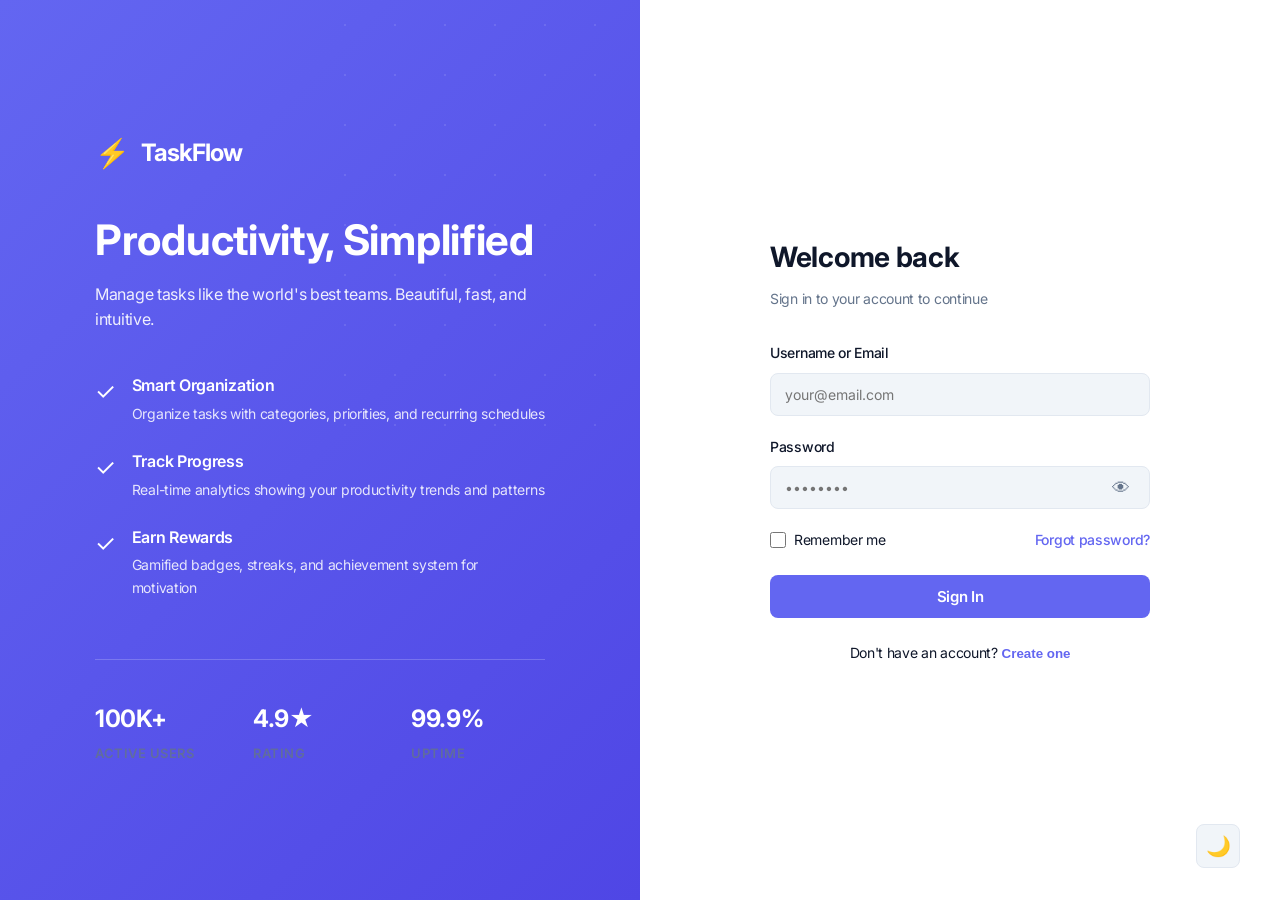
<file: Daily_TM/index.html>
﻿<!DOCTYPE html>
<html lang="en">

<head>
    <meta charset="UTF-8">
    <meta name="viewport" content="width=device-width, initial-scale=1.0">
    <title>TaskFlow - Productivity Reimagined</title>
    <link rel="preconnect" href="https://fonts.googleapis.com">
    <link rel="preconnect" href="https://fonts.gstatic.com" crossorigin>
    <link href="https://fonts.googleapis.com/css2?family=Inter:wght@300;400;500;600;700&display=swap" rel="stylesheet">
    <link rel="stylesheet" href="style.css">
</head>

<body>
    <!-- LOGIN/REGISTER PAGE -->
    <div id="authPage" class="auth-container">
        <div class="auth-split">
            <!-- LEFT HERO SECTION -->
            <div class="auth-hero">
                <div class="hero-content">
                    <div class="hero-logo">
                        <div class="logo-icon">⚡</div>
                        <span class="logo-text">TaskFlow</span>
                    </div>

                    <div class="hero-messaging">
                        <h1>Productivity, Simplified</h1>
                        <p>Manage tasks like the world's best teams. Beautiful, fast, and intuitive.</p>
                    </div>

                    <div class="hero-features">
                        <div class="feature-item">
                            <div class="feature-icon">✓</div>
                            <div>
                                <h3>Smart Organization</h3>
                                <p>Organize tasks with categories, priorities, and recurring schedules</p>
                            </div>
                        </div>
                        <div class="feature-item">
                            <div class="feature-icon">✓</div>
                            <div>
                                <h3>Track Progress</h3>
                                <p>Real-time analytics showing your productivity trends and patterns</p>
                            </div>
                        </div>
                        <div class="feature-item">
                            <div class="feature-icon">✓</div>
                            <div>
                                <h3>Earn Rewards</h3>
                                <p>Gamified badges, streaks, and achievement system for motivation</p>
                            </div>
                        </div>
                    </div>

                    <div class="hero-stats">
                        <div class="stat">
                            <div class="stat-number">100K+</div>
                            <div class="stat-label">Active Users</div>
                        </div>
                        <div class="stat">
                            <div class="stat-number">4.9★</div>
                            <div class="stat-label">Rating</div>
                        </div>
                        <div class="stat">
                            <div class="stat-number">99.9%</div>
                            <div class="stat-label">Uptime</div>
                        </div>
                    </div>
                </div>
            </div>

            <!-- RIGHT AUTH SECTION -->
            <div class="auth-panel">
                <div class="auth-inner">
                    <!-- LOGIN FORM -->
                    <div id="loginForm" class="auth-form active">
                        <div class="auth-header">
                            <h2>Welcome back</h2>
                            <p>Sign in to your account to continue</p>
                        </div>

                        <form id="loginFormElement">
                            <div class="form-group">
                                <label for="loginUsername">Username or Email</label>
                                <input type="text" id="loginUsername" placeholder="your@email.com" required>
                            </div>

                            <div class="form-group">
                                <label for="loginPassword">Password</label>
                                <div class="password-wrapper">
                                    <input type="password" id="loginPassword" placeholder="••••••••" required>
                                    <button type="button" class="toggle-password" data-target="loginPassword">
                                        <span class="icon">👁</span>
                                    </button>
                                </div>
                            </div>

                            <div class="form-options">
                                <label class="checkbox">
                                    <input type="checkbox" id="rememberMe">
                                    <span>Remember me</span>
                                </label>
                                <a href="#" class="forgot-link">Forgot password?</a>
                            </div>

                            <button type="submit" class="btn btn-primary btn-large">Sign In</button>
                        </form>

                        <div class="auth-switch">
                            <p>Don't have an account? <button type="button" class="switch-form-btn"
                                    data-form="register">Create one</button></p>
                        </div>
                    </div>

                    <!-- REGISTER FORM -->
                    <div id="registerForm" class="auth-form">
                        <div class="auth-header">
                            <h2>Get started</h2>
                            <p>Join thousands managing their tasks better</p>
                        </div>

                        <form id="registerFormElement">
                            <div class="form-group">
                                <label for="registerUsername">Full Name</label>
                                <input type="text" id="registerUsername" placeholder="John Doe" required>
                            </div>

                            <div class="form-group">
                                <label for="registerEmail">Email</label>
                                <input type="email" id="registerEmail" placeholder="your@email.com" required>
                            </div>

                            <div class="form-group">
                                <label for="registerPassword">Password</label>
                                <div class="password-wrapper">
                                    <input type="password" id="registerPassword" placeholder="••••••••" required>
                                    <button type="button" class="toggle-password" data-target="registerPassword">
                                        <span class="icon">👁</span>
                                    </button>
                                </div>
                            </div>

                            <div class="form-group">
                                <label for="registerConfirm">Confirm Password</label>
                                <div class="password-wrapper">
                                    <input type="password" id="registerConfirm" placeholder="••••••••" required>
                                    <button type="button" class="toggle-password" data-target="registerConfirm">
                                        <span class="icon">👁</span>
                                    </button>
                                </div>
                            </div>

                            <button type="submit" class="btn btn-primary btn-large">Create Account</button>
                        </form>

                        <div class="auth-switch">
                            <p>Already have an account? <button type="button" class="switch-form-btn"
                                    data-form="login">Sign in</button></p>
                        </div>
                    </div>
                </div>

                <!-- THEME TOGGLE -->
                <div class="theme-toggle-wrapper">
                    <button id="themeToggle" class="theme-toggle" aria-label="Toggle dark mode">
                        <span class="theme-icon">🌙</span>
                    </button>
                </div>
            </div>
        </div>
    </div>

    <!-- MAIN APPLICATION -->
    <div id="mainApp" class="app-container hidden">
        <!-- SIDEBAR -->
        <aside id="sidebar" class="sidebar">
            <div class="sidebar-header">
                <div class="sidebar-logo">
                    <div class="logo-icon">⚡</div>
                    <span class="logo-text">TaskFlow</span>
                </div>
                <button id="sidebarToggle" class="sidebar-toggle">≡</button>
            </div>

            <nav class="sidebar-nav">
                <a href="#" class="nav-item active" data-page="dashboard">
                    <span class="nav-icon">📊</span>
                    <span class="nav-label">Dashboard</span>
                </a>
                <a href="#" class="nav-item" data-page="tasks">
                    <span class="nav-icon">✓</span>
                    <span class="nav-label">Tasks</span>
                </a>
                <a href="#" class="nav-item" data-page="timeline">
                    <span class="nav-icon">📅</span>
                    <span class="nav-label">Timeline</span>
                </a>
                <a href="#" class="nav-item" data-page="rewards">
                    <span class="nav-icon">🏆</span>
                    <span class="nav-label">Rewards</span>
                </a>
                <a href="#" class="nav-item" data-page="analytics">
                    <span class="nav-icon">📈</span>
                    <span class="nav-label">Analytics</span>
                </a>
                <a href="#" class="nav-item" data-page="settings">
                    <span class="nav-icon">⚙</span>
                    <span class="nav-label">Settings</span>
                </a>
            </nav>

            <div class="sidebar-footer">
                <button id="logoutBtn" class="nav-item logout-btn">
                    <span class="nav-icon">🚪</span>
                    <span class="nav-label">Logout</span>
                </button>
            </div>
        </aside>

        <!-- MAIN CONTENT -->
        <main class="main-content">
            <!-- HEADER -->
            <header class="app-header">
                <div class="header-left">
                    <h1 class="page-title" id="pageTitle">Dashboard</h1>
                    <p class="page-subtitle" id="pageSubtitle">Welcome back</p>
                </div>
                <div class="header-right">
                    <button id="themeToggleApp" class="theme-toggle-btn">🌙</button>
                </div>
            </header>

            <!-- PAGES -->
            <div class="pages-container">
                <!-- DASHBOARD PAGE -->
                <section id="dashboardPage" class="page-content active">
                    <!-- Welcome Section -->
                    <div class="welcome-section">
                        <div class="welcome-header">
                            <div>
                                <h2 id="greeting">Good morning</h2>
                                <p id="currentDateTime"></p>
                            </div>
                            <div class="welcome-clock" id="liveClock">10:30</div>
                        </div>
                    </div>

                    <!-- Statistics Grid -->
                    <div class="stats-grid">
                        <div class="stat-card stat-card-1">
                            <div class="stat-icon">📋</div>
                            <div class="stat-content">
                                <p class="stat-label">Total Tasks</p>
                                <p class="stat-value" id="dashTotalTasks">0</p>
                            </div>
                        </div>
                        <div class="stat-card stat-card-2">
                            <div class="stat-icon">✅</div>
                            <div class="stat-content">
                                <p class="stat-label">Completed</p>
                                <p class="stat-value" id="dashCompletedTasks">0</p>
                            </div>
                        </div>
                        <div class="stat-card stat-card-3">
                            <div class="stat-icon">❌</div>
                            <div class="stat-content">
                                <p class="stat-label">Failed</p>
                                <p class="stat-value" id="dashFailedTasks">0</p>
                            </div>
                        </div>
                        <div class="stat-card stat-card-4">
                            <div class="stat-icon">🔄</div>
                            <div class="stat-content">
                                <p class="stat-label">Rescheduled</p>
                                <p class="stat-value" id="dashRescheduledTasks">0</p>
                            </div>
                        </div>
                    </div>

                    <!-- Today's Tasks -->
                    <div class="section">
                        <div class="section-header">
                            <h3>Today's Tasks</h3>
                            <button id="addTaskBtn" class="btn btn-sm btn-primary">+ Add Task</button>
                        </div>
                        <div id="todayTasksList" class="tasks-list">
                            <!-- Tasks will be rendered here -->
                        </div>
                    </div>

                    <!-- Productivity Insight -->
                    <div class="insight-card">
                        <h3>Your Productivity</h3>
                        <div class="insight-stats">
                            <div class="insight-item">
                                <span class="insight-label">Completion Rate</span>
                                <span class="insight-value" id="dashCompletionRate">0%</span>
                            </div>
                            <div class="insight-item">
                                <span class="insight-label">Current Streak</span>
                                <span class="insight-value" id="dashCurrentStreak">0</span>
                            </div>
                            <div class="insight-item">
                                <span class="insight-label">Total Points</span>
                                <span class="insight-value" id="dashTotalPoints">0</span>
                            </div>
                        </div>
                    </div>
                </section>

                <!-- TASKS PAGE -->
                <section id="tasksPage" class="page-content">
                    <div class="page-actions">
                        <div class="search-bar">
                            <input type="text" id="taskSearch" placeholder="Search tasks..." class="search-input">
                        </div>
                        <button id="addTaskBtn2" class="btn btn-primary">+ Add Task</button>
                    </div>

                    <div class="filter-tabs">
                        <button class="filter-tab active" data-filter="all">All</button>
                        <button class="filter-tab" data-filter="completed">Completed</button>
                        <button class="filter-tab" data-filter="pending">Pending</button>
                        <button class="filter-tab" data-filter="failed">Failed</button>
                    </div>

                    <div id="allTasksList" class="tasks-grid">
                        <!-- Tasks will be rendered here -->
                    </div>
                </section>

                <!-- TIMELINE PAGE -->
                <section id="timelinePage" class="page-content">
                    <div id="timelineContainer" class="timeline">
                        <!-- Timeline entries will be rendered here -->
                    </div>
                </section>

                <!-- REWARDS PAGE -->
                <section id="rewardsPage" class="page-content">
                    <div class="rewards-grid">
                        <div class="reward-card reward-card-1">
                            <div class="reward-icon">⭐</div>
                            <p class="reward-label">Total Points</p>
                            <p class="reward-value" id="rewardPoints">0</p>
                        </div>
                        <div class="reward-card reward-card-2">
                            <div class="reward-icon">🔥</div>
                            <p class="reward-label">Current Streak</p>
                            <p class="reward-value"><span id="rewardStreak">0</span> days</p>
                        </div>
                        <div class="reward-card reward-card-3">
                            <div class="reward-icon">🎯</div>
                            <p class="reward-label">Level</p>
                            <p class="reward-value" id="rewardLevel">Beginner</p>
                        </div>
                        <div class="reward-card reward-card-4">
                            <div class="reward-icon">🏅</div>
                            <p class="reward-label">Achievements</p>
                            <p class="reward-value" id="rewardBadges">0</p>
                        </div>
                    </div>

                    <div class="section">
                        <h3>Badges & Achievements</h3>
                        <div id="achievementsList" class="achievements-grid">
                            <!-- Achievements rendered here -->
                        </div>
                    </div>
                </section>

                <!-- ANALYTICS PAGE -->
                <section id="analyticsPage" class="page-content">
                    <div class="analytics-grid">
                        <div class="analytics-card">
                            <h3>Weekly Productivity</h3>
                            <div id="weeklyChart" class="chart">
                                <!-- Chart will be rendered here -->
                            </div>
                        </div>
                        <div class="analytics-card">
                            <h3>Task Distribution</h3>
                            <div id="distributionChart" class="chart">
                                <!-- Chart will be rendered here -->
                            </div>
                        </div>
                    </div>

                    <div class="section">
                        <h3>Statistics</h3>
                        <div class="stats-table">
                            <div class="table-row">
                                <span>Total Tasks Created</span>
                                <span id="statTotalCreated">0</span>
                            </div>
                            <div class="table-row">
                                <span>Successfully Completed</span>
                                <span id="statTotalCompleted">0</span>
                            </div>
                            <div class="table-row">
                                <span>Failed Tasks</span>
                                <span id="statTotalFailed">0</span>
                            </div>
                            <div class="table-row">
                                <span>Rescheduled Tasks</span>
                                <span id="statTotalRescheduled">0</span>
                            </div>
                            <div class="table-row highlight">
                                <span>Completion Rate</span>
                                <span id="statCompletionRate">0%</span>
                            </div>
                        </div>
                    </div>
                </section>

                <!-- SETTINGS PAGE -->
                <section id="settingsPage" class="page-content">
                    <div class="settings-grid">
                        <div class="settings-section">
                            <h3>Appearance</h3>
                            <div class="setting-item">
                                <label for="themeSetting">Theme</label>
                                <div class="theme-options">
                                    <button class="theme-option active" data-theme="auto">Auto</button>
                                    <button class="theme-option" data-theme="light">Light</button>
                                    <button class="theme-option" data-theme="dark">Dark</button>
                                </div>
                            </div>
                        </div>

                        <div class="settings-section">
                            <h3>Account</h3>
                            <div class="setting-item">
                                <label>Username</label>
                                <p id="settingsUsername" class="setting-value">-</p>
                            </div>
                            <div class="setting-item">
                                <label>Member Since</label>
                                <p id="settingsMemberSince" class="setting-value">-</p>
                            </div>
                        </div>

                        <div class="settings-section">
                            <h3>Data</h3>
                            <button id="exportDataBtn" class="btn btn-secondary">Export Data as JSON</button>
                        </div>
                    </div>
                </section>
            </div>
        </main>
    </div>

    <!-- TASK MODAL -->
    <div id="taskModal" class="modal">
        <div class="modal-content">
            <div class="modal-header">
                <h2 id="modalTitle">Add Task</h2>
                <button class="modal-close">&times;</button>
            </div>

            <form id="taskFormElement">
                <div class="form-group">
                    <label for="taskTitle">Task Title</label>
                    <input type="text" id="taskTitle" placeholder="What needs to be done?" required>
                </div>

                <div class="form-row">
                    <div class="form-group">
                        <label for="taskCategory">Category</label>
                        <select id="taskCategory" required>
                            <option value="">Select category</option>
                            <option value="Work">Work</option>
                            <option value="Personal">Personal</option>
                            <option value="Health">Health</option>
                            <option value="Education">Education</option>
                        </select>
                    </div>

                    <div class="form-group">
                        <label for="taskPriority">Priority</label>
                        <select id="taskPriority" required>
                            <option value="">Select priority</option>
                            <option value="Low">Low</option>
                            <option value="Medium">Medium</option>
                            <option value="High">High</option>
                        </select>
                    </div>
                </div>

                <div class="form-row">
                    <div class="form-group">
                        <label for="taskDate">Due Date</label>
                        <input type="date" id="taskDate" required>
                    </div>

                    <div class="form-group">
                        <label for="taskTime">Due Time</label>
                        <input type="time" id="taskTime" required>
                    </div>
                </div>

                <div class="form-group">
                    <label class="checkbox">
                        <input type="checkbox" id="taskRecurring">
                        <span>Repeat daily</span>
                    </label>
                </div>

                <div class="modal-actions">
                    <button type="submit" class="btn btn-primary">Save Task</button>
                    <button type="button" class="btn btn-secondary" id="modalCancel">Cancel</button>
                </div>
            </form>
        </div>
    </div>

    <!-- NOTIFICATION CONTAINER -->
    <div id="notificationContainer" class="notification-container"></div>

    <script src="script.js"></script>
</body>

</html>
</file>
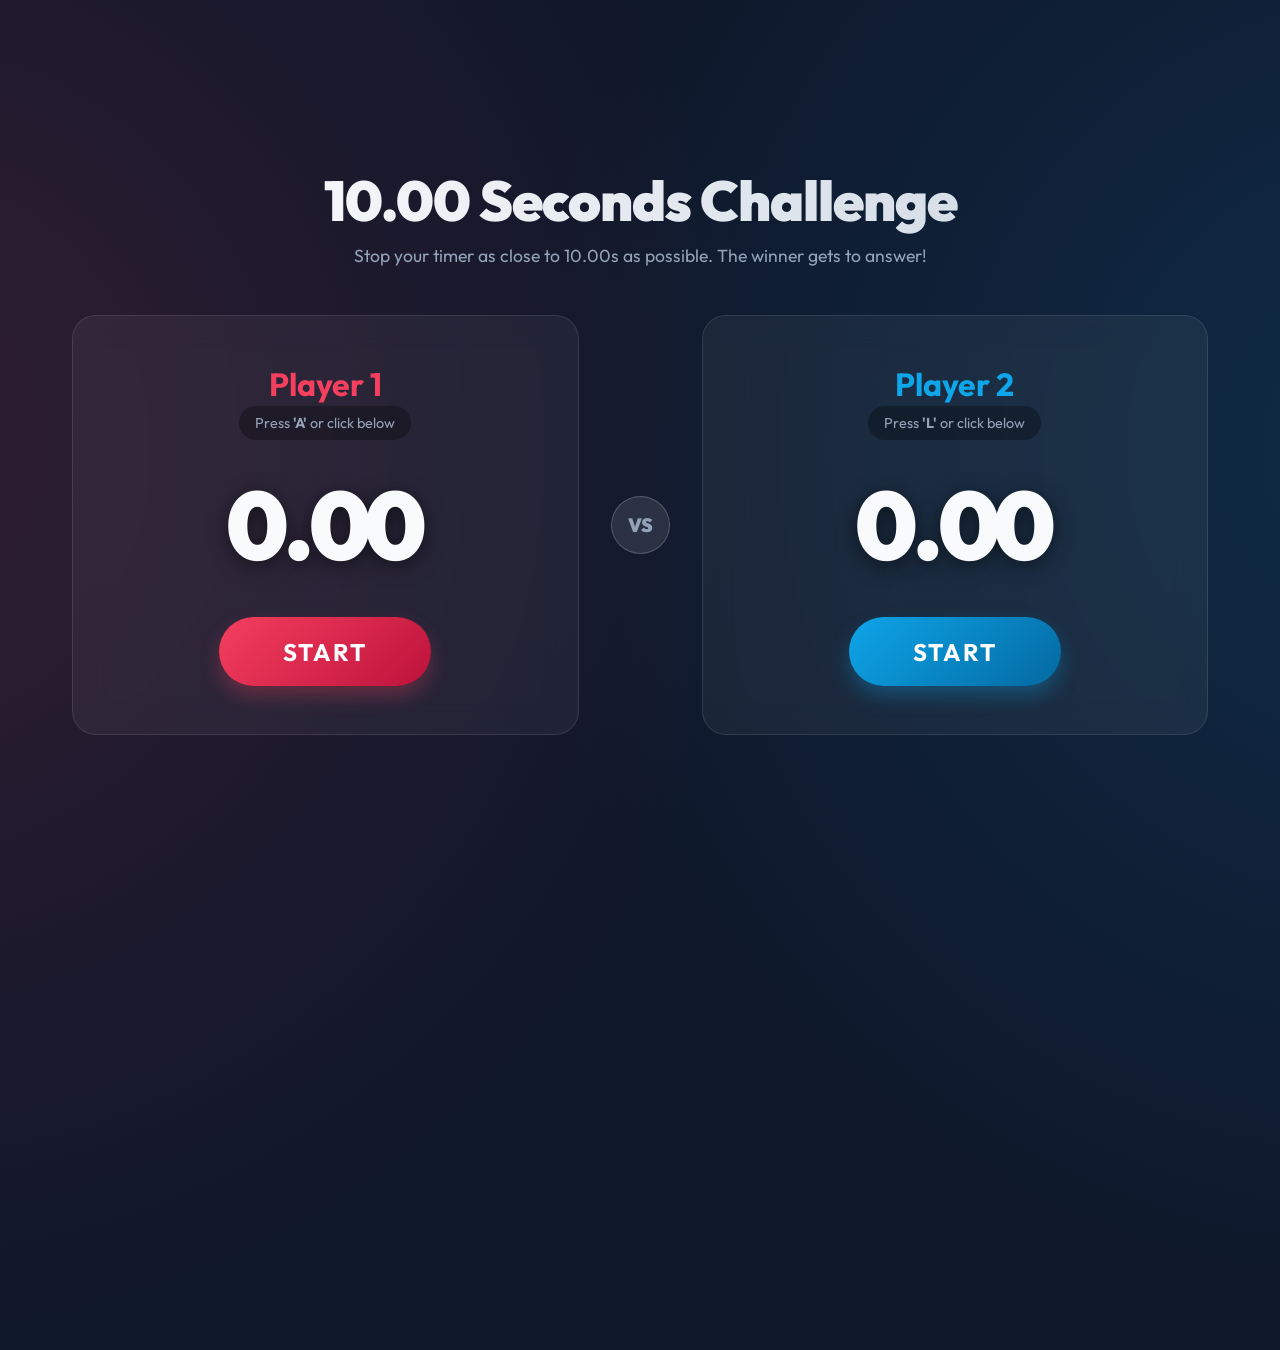
<file: CEC_C++_training_2nd_sem/CEC_C++_training_2nd_sem/10_sec_game/index.html>
<!DOCTYPE html>
<html lang="en">
<head>
    <meta charset="UTF-8">
    <meta name="viewport" content="width=device-width, initial-scale=1.0">
    <title>10 Second Perfect Time</title>
    <link rel="stylesheet" href="style.css">
    <link href="https://fonts.googleapis.com/css2?family=Outfit:wght@300;500;700;900&display=swap" rel="stylesheet">
</head>
<body>
    <div class="overlay" id="winner-overlay">
        <div class="winner-card">
            <h1 id="winner-text">Player 1 Wins!</h1>
            <p id="winner-subtext">You were 0.05s away from 10 seconds. You have the floor to answer!</p>
            <button id="rematch-btn">Rematch</button>
        </div>
    </div>

    <div class="game-container">
        <header class="game-header">
            <h1>10.00 Seconds Challenge</h1>
            <p>Stop your timer as close to 10.00s as possible. The winner gets to answer!</p>
        </header>
        
        <div class="players-area">
            <!-- Player 1 -->
            <div class="player-panel player-1" id="panel-1">
                <div class="player-info">
                    <h2>Player 1</h2>
                    <span class="key-hint">Press <strong>'A'</strong> or click below</span>
                </div>
                <div class="timer-display" id="timer-1">0.00</div>
                <button class="action-btn" id="btn-1">Start</button>
            </div>

            <!-- VS Divider -->
            <div class="vs-divider">
                <span>VS</span>
            </div>

            <!-- Player 2 -->
            <div class="player-panel player-2" id="panel-2">
                <div class="player-info">
                    <h2>Player 2</h2>
                    <span class="key-hint">Press <strong>'L'</strong> or click below</span>
                </div>
                <div class="timer-display" id="timer-2">0.00</div>
                <button class="action-btn" id="btn-2">Start</button>
            </div>
        </div>
    </div>

    <script src="script.js"></script>
</body>
</html>
</file>
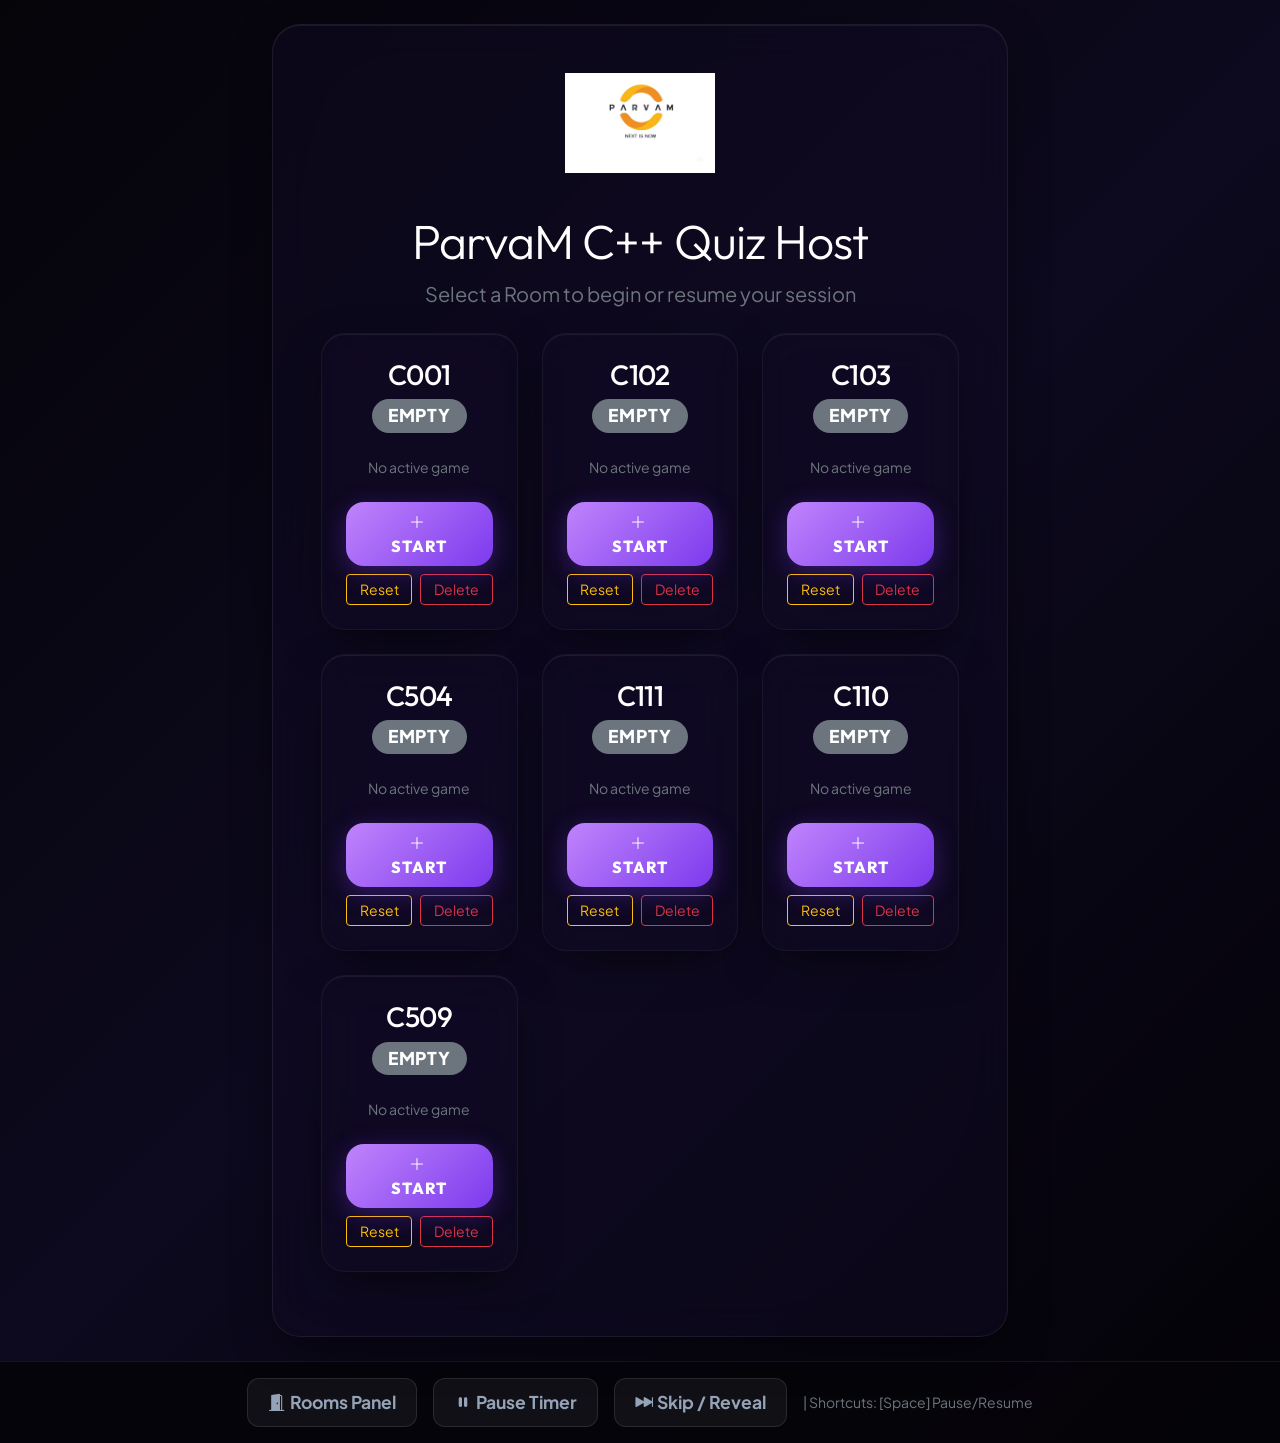
<file: CEC_C++_training_2nd_sem/CEC_C++_training_2nd_sem/Day_1/Quiz/index.html>
<!DOCTYPE html>
<html lang="en">
<head>
  <meta charset="UTF-8">
  <meta name="viewport" content="width=device-width, initial-scale=1.0">
  <title>ParvaM C++ Quiz - Day 1 Introduction & Basics</title>
  <!-- Bootstrap 5 CSS -->
  <link href="https://cdn.jsdelivr.net/npm/bootstrap@5.3.2/dist/css/bootstrap.min.css" rel="stylesheet">
  <!-- Bootstrap Icons -->
  <link href="https://cdn.jsdelivr.net/npm/bootstrap-icons@1.11.1/font/bootstrap-icons.css" rel="stylesheet">
  <!-- Custom Stylesheet -->
  <link href="styles.css" rel="stylesheet">
</head>
<body>

  <!-- Confetti Canvas for Winner Screen -->
  <canvas id="confetti-canvas"></canvas>

  <!-- Game overlay for status cards (Correct, Wrong, Steal, Time Out) -->
  <div id="game-overlay" class="game-overlay">
    <div class="overlay-content glass-panel">
      <div id="overlay-title" class="overlay-title">CORRECT!</div>
      <div id="overlay-subtitle" class="overlay-subtitle">Team Alpha gets 1 point</div>
    </div>
  </div>

  <!-- MAIN SCENARIO VIEWS -->
  <div class="container py-4 my-auto">

    <!-- 0. ROOM SELECTION SCREEN -->
    <div id="room-screen" class="game-screen active">
      <div class="row justify-content-center">
        <div class="col-md-10 col-lg-8">
          <div class="glass-panel p-5">
            <div class="text-center mb-4">
              <img src="../../Images/ParvaM_Logo.avif" alt="ParvaM Logo" class="welcome-logo" style="height: 100px;">
              <h1 class="display-5 text-white mb-2">ParvaM C++ Quiz Host</h1>
              <p class="text-secondary fs-5">Select a Room to begin or resume your session</p>
            </div>
            
            <div id="rooms-list-container" class="row g-4 mb-3">
              <!-- Room cards will be dynamically injected by JS -->
            </div>
          </div>
        </div>
      </div>
    </div>

    <!-- 1. SPLASH / WELCOME SCREEN -->
    <div id="splash-screen" class="game-screen">
      <div class="row justify-content-center">
        <div class="col-md-8 col-lg-6">
          <div class="glass-panel p-5 text-center">
            <img src="../../Images/ParvaM_Logo.avif" alt="ParvaM Logo" class="welcome-logo">
            <h1 class="display-5 text-white mb-3">10-Day C++ Classroom Training</h1>
            <h2 class="h4 text-purple-400 mb-4" style="color: #c084fc;">Day 1 Quiz: Introduction & OOP Basics</h2>
            <p class="text-secondary mb-5">60 Interactive Questions: 30 Tech/CS Facts & 30 C++ Core Concepts. Turn-based steals with physical classroom challenges!</p>
            <div class="d-flex gap-3">
              <button id="btn-splash-back" class="btn btn-control w-25">Rooms</button>
              <button id="btn-splash-next" class="btn btn-premium flex-grow-1 btn-lg">
                <i class="bi bi-play-fill me-2"></i>Configure Game
              </button>
            </div>
          </div>
        </div>
      </div>
    </div>

    <!-- 2. SETUP / TEAM NAMES SCREEN -->
    <div id="setup-screen" class="game-screen">
      <div class="row justify-content-center">
        <div class="col-md-8 col-lg-6">
          <div class="glass-panel p-5">
            <div class="text-center mb-4">
              <img src="../../Images/ParvaM_Logo.avif" alt="ParvaM Logo" style="height: 60px; width: auto;" class="mb-3">
              <h2 class="text-white">Register Teams</h2>
              <p class="text-secondary">Enter the names of the two competing classroom squads</p>
            </div>
            
            <div class="mb-4">
              <label for="input-team-a" class="form-label text-cyan fw-semibold" style="color: #06b6d4;">Team A Name</label>
              <input type="text" id="input-team-a" class="form-control form-input-custom" placeholder="e.g., Code Warriors" value="Code Warriors">
            </div>

            <div class="mb-5">
              <label for="input-team-b" class="form-label text-pink fw-semibold" style="color: #ec4899;">Team B Name</label>
              <input type="text" id="input-team-b" class="form-control form-input-custom" placeholder="e.g., OOP Wizards" value="OOP Wizards">
            </div>

            <div class="d-flex gap-3">
              <button id="btn-setup-back" class="btn btn-control w-25">Back</button>
              <button id="btn-setup-next" class="btn btn-premium flex-grow-1">Next: First Turn Challenge</button>
            </div>
          </div>
        </div>
      </div>
    </div>

    <!-- 3. PHYSICAL ACTIVITY / FIRST TURN SCREEN -->
    <div id="activity-screen" class="game-screen">
      <div class="row justify-content-center">
        <div class="col-md-8 col-lg-6">
          <div class="glass-panel p-5 text-center">
            <img src="../../Images/ParvaM_Logo.avif" alt="ParvaM Logo" style="height: 60px; width: auto;" class="mb-3">
            <h2 id="activity-title" class="text-white mb-3">Who Goes First?</h2>
            
            <div class="alert alert-info border-0 text-start mb-4" style="background: rgba(59, 130, 246, 0.1); color: #93c5fd;">
              <h6 class="fw-bold mb-2"><i class="bi bi-trophy-fill me-2"></i>Trainer Action Required:</h6>
              <p class="small mb-0">Run a quick physical or mental activity in class (e.g. Rock Paper Scissors, fastest hand up, quick typing speed, math equation). The winning team gets the first turn!</p>
            </div>

            <p class="text-secondary mb-4">Click the team that won the challenge:</p>

            <div class="row mb-5">
              <div class="col-6">
                <button id="btn-activity-a" class="btn btn-outline-info w-100 py-3 fw-bold team-select-card team-a-border text-truncate">
                  Team A
                </button>
              </div>
              <div class="col-6">
                <button id="btn-activity-b" class="btn btn-outline-danger w-100 py-3 fw-bold team-select-card team-b-border text-truncate">
                  Team B
                </button>
              </div>
            </div>

            <button id="btn-start-game" class="btn btn-premium w-100 btn-lg" disabled>
              <i class="bi bi-rocket-takeoff-fill me-2"></i>Start Quiz
            </button>
          </div>
        </div>
      </div>
    </div>

    <!-- 4. ACTIVE GAME SCREEN -->
    <div id="game-screen" class="game-screen">
      <!-- Game Top Bar -->
      <div class="row mb-4 align-items-center">
        <div class="col-4 text-start">
          <img src="../../Images/ParvaM_Logo.avif" alt="ParvaM Logo" class="app-logo">
        </div>
        <div class="col-4 text-center">
          <span id="game-round-info" class="fs-5 fw-bold text-secondary">Question 1 of 60</span>
        </div>
        <div class="col-4 text-end">
          <div id="game-active-indicator" class="turn-indicator team-a">
            <i class="bi bi-lightning-charge-fill me-1"></i>Active Turn: <span id="game-active-team-name">Team A</span>
          </div>
        </div>
      </div>

      <!-- Main Game Board -->
      <div class="row g-4 align-items-center">
        <!-- Team A Score Panel -->
        <div class="col-lg-3 col-md-4 order-2 order-md-1">
          <div id="panel-team-a" class="team-panel team-a glass-panel">
            <h3 id="panel-team-a-name" class="h5 text-truncate" style="color: #22d3ee;">Team A</h3>
            <div id="score-team-a" class="team-score" style="color: #06b6d4;">0</div>
            <div class="text-secondary small">Points</div>
          </div>
        </div>

        <!-- Center Question/Timer Board -->
        <div class="col-lg-6 col-md-4 order-1 order-md-2">
          <div class="text-center mb-3">
            <div id="timer-ring" class="timer-container">
              <svg class="timer-svg">
                <circle class="timer-circle-bg" cx="45" cy="45" r="42"></circle>
                <circle id="timer-progress" class="timer-circle-progress" cx="45" cy="45" r="42"></circle>
              </svg>
              <div id="timer-digit" class="timer-text">30</div>
            </div>
          </div>

          <div class="glass-panel p-4 text-center">
            <div id="game-category-badge" class="badge-category badge-fact">Tech History</div>
            <div id="game-question-text" class="question-text text-white">Question text goes here. If a class is declared...</div>
            
            <div id="options-container" class="d-flex flex-column gap-3">
              <!-- Options injected dynamically by JS -->
            </div>
          </div>
        </div>

        <!-- Team B Score Panel -->
        <div class="col-lg-3 col-md-4 order-3">
          <div id="panel-team-b" class="team-panel team-b glass-panel">
            <h3 id="panel-team-b-name" class="h5 text-truncate" style="color: #f472b6;">Team B</h3>
            <div id="score-team-b" class="team-score" style="color: #ec4899;">0</div>
            <div class="text-secondary small">Points</div>
          </div>
        </div>
      </div>
    </div>

    <!-- 5. WINNER / CELEBRATION SCREEN -->
    <div id="winner-screen" class="game-screen">
      <div class="row justify-content-center">
        <div class="col-md-8 col-lg-6">
          <div class="glass-panel p-5 text-center">
            <img src="../../Images/ParvaM_Logo.avif" alt="ParvaM Logo" style="height: 100px; width: auto;" class="mb-4">
            <div class="text-warning mb-3">
              <i class="bi bi-trophy-fill" style="font-size: 5rem; filter: drop-shadow(0 0 20px rgba(245, 158, 11, 0.4));"></i>
            </div>
            <h1 id="winner-title" class="display-4 text-white mb-2">TEAM A WINS!</h1>
            <p id="winner-subtitle" class="fs-4 text-secondary mb-5">Score: 32 - 28</p>

            <div class="row g-3 mb-5">
              <div class="col-6">
                <div class="glass-panel p-3">
                  <div id="result-team-a-name" class="text-cyan fw-bold small text-truncate">Team A</div>
                  <div id="result-team-a-score" class="fs-2 fw-extrabold text-white">0</div>
                </div>
              </div>
              <div class="col-6">
                <div class="glass-panel p-3">
                  <div id="result-team-b-name" class="text-pink fw-bold small text-truncate">Team B</div>
                  <div id="result-team-b-score" class="fs-2 fw-extrabold text-white">0</div>
                </div>
              </div>
            </div>

            <button id="btn-restart" class="btn btn-premium w-100 btn-lg">
              <i class="bi bi-arrow-clockwise me-2"></i>Play Again
            </button>
          </div>
        </div>
      </div>
    </div>

  </div>

  <!-- CONTROL FOOTER (Trainer Interface Controls) -->
  <footer class="control-bar text-center mt-auto">
    <div class="container d-flex justify-content-center gap-3 align-items-center">
      <button id="btn-rooms" class="btn btn-control">
        <i class="bi bi-door-open-fill me-1"></i>Rooms Panel
      </button>
      <button id="btn-pause" class="btn btn-control">
        <i class="bi bi-pause-fill me-1"></i>Pause Timer
      </button>
      <button id="btn-skip" class="btn btn-control">
        <i class="bi bi-skip-forward-fill me-1"></i>Skip / Reveal
      </button>
      <span class="text-secondary small d-none d-md-inline">| Shortcuts: [Space] Pause/Resume</span>
    </div>
  </footer>

  <!-- Custom Password Overlay Modal -->
  <div id="password-overlay" class="game-overlay">
    <div class="overlay-content glass-panel p-4" style="max-width: 400px; width: 90%;">
      <h3 class="text-white mb-2">Password Required</h3>
      <p class="text-secondary small mb-4">Enter administrative password to perform this action.</p>
      <input type="password" id="input-admin-password" class="form-control form-input-custom mb-4 text-center" placeholder="••••••••">
      <div id="password-error-msg" class="text-danger small mb-3 d-none">Incorrect password. Try again!</div>
      <div class="d-flex gap-2">
        <button id="btn-password-cancel" class="btn btn-control flex-fill">Cancel</button>
        <button id="btn-password-confirm" class="btn btn-premium flex-fill">Verify</button>
      </div>
    </div>
  </div>

  <!-- Question Database and Application Scripts -->
  <script src="questions.js"></script>
  <script src="app.js"></script>
</body>
</html>
</file>
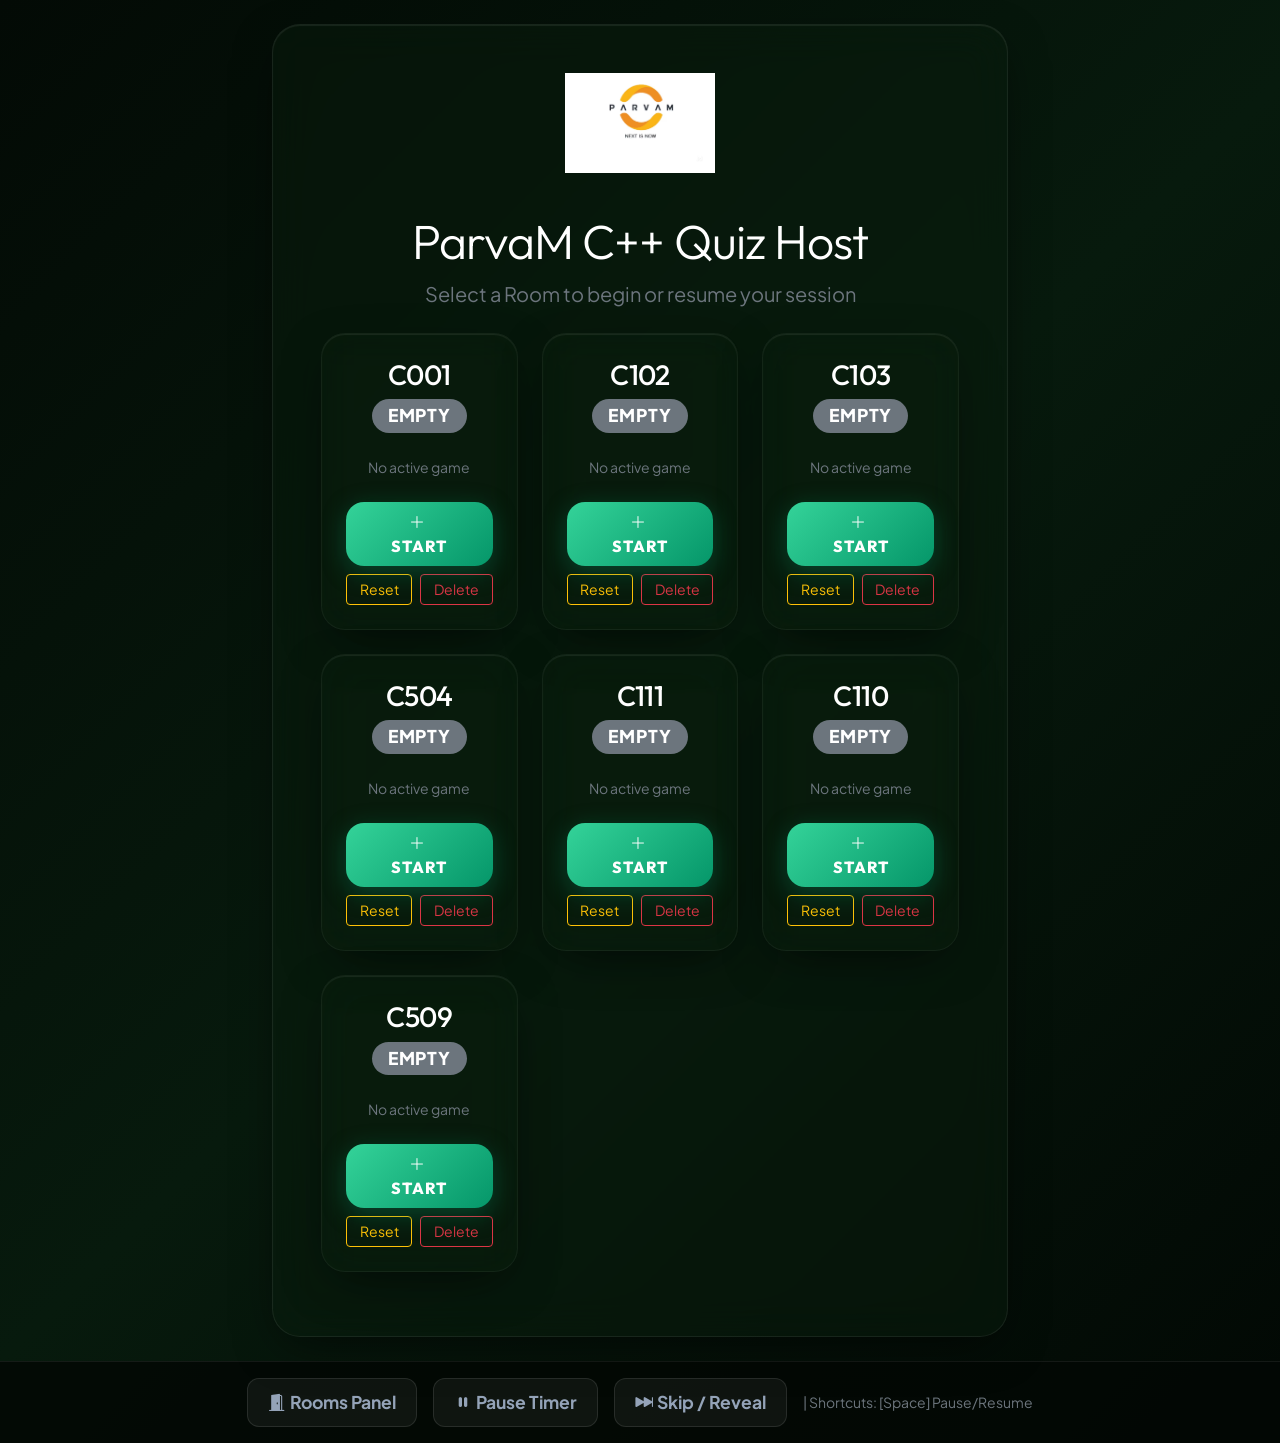
<file: CEC_C++_training_2nd_sem/CEC_C++_training_2nd_sem/Day_5/Quiz/index.html>
<!DOCTYPE html>
<html lang="en">
<head>
  <meta charset="UTF-8">
  <meta name="viewport" content="width=device-width, initial-scale=1.0">
  <title>ParvaM C++ Quiz - Day 5 Inheritance</title>
  <!-- Bootstrap 5 CSS -->
  <link href="https://cdn.jsdelivr.net/npm/bootstrap@5.3.2/dist/css/bootstrap.min.css" rel="stylesheet">
  <!-- Bootstrap Icons -->
  <link href="https://cdn.jsdelivr.net/npm/bootstrap-icons@1.11.1/font/bootstrap-icons.css" rel="stylesheet">
  <!-- Custom Stylesheet -->
  <link href="styles.css" rel="stylesheet">
</head>
<body>

  <!-- Confetti Canvas for Winner Screen -->
  <canvas id="confetti-canvas"></canvas>

  <!-- Game overlay for status cards (Correct, Wrong, Steal, Time Out) -->
  <div id="game-overlay" class="game-overlay">
    <div class="overlay-content glass-panel">
      <div id="overlay-title" class="overlay-title">CORRECT!</div>
      <div id="overlay-subtitle" class="overlay-subtitle">Team Alpha gets 1 point</div>
    </div>
  </div>

  <!-- MAIN SCENARIO VIEWS -->
  <div class="container py-4 my-auto">

    <!-- 0. ROOM SELECTION SCREEN -->
    <div id="room-screen" class="game-screen active">
      <div class="row justify-content-center">
        <div class="col-md-10 col-lg-8">
          <div class="glass-panel p-5">
            <div class="text-center mb-4">
              <img src="../../Images/ParvaM_Logo.avif" alt="ParvaM Logo" class="welcome-logo" style="height: 100px;">
              <h1 class="display-5 text-white mb-2">ParvaM C++ Quiz Host</h1>
              <p class="text-secondary fs-5">Select a Room to begin or resume your session</p>
            </div>
            
            <div id="rooms-list-container" class="row g-4 mb-3">
              <!-- Room cards will be dynamically injected by JS -->
            </div>
          </div>
        </div>
      </div>
    </div>

    <!-- 1. SPLASH / WELCOME SCREEN -->
    <div id="splash-screen" class="game-screen">
      <div class="row justify-content-center">
        <div class="col-md-8 col-lg-6">
          <div class="glass-panel p-5 text-center">
            <img src="../../Images/ParvaM_Logo.avif" alt="ParvaM Logo" class="welcome-logo">
            <h1 class="display-5 text-white mb-3">10-Day C++ Classroom Training</h1>
            <h2 class="h4 mb-4" style="color: #34d399;">Day 5 Quiz: Inheritance in C++</h2>
            <p class="text-secondary mb-5">60 Interactive Questions: 30 Inheritance Trivia &amp; 30 C++ Inheritance Concepts. Turn-based steals with physical classroom challenges!</p>
            <div class="d-flex gap-3">
              <button id="btn-splash-back" class="btn btn-control w-25">Rooms</button>
              <button id="btn-splash-next" class="btn btn-premium flex-grow-1 btn-lg">
                <i class="bi bi-play-fill me-2"></i>Configure Game
              </button>
            </div>
          </div>
        </div>
      </div>
    </div>

    <!-- 2. SETUP / TEAM NAMES SCREEN -->
    <div id="setup-screen" class="game-screen">
      <div class="row justify-content-center">
        <div class="col-md-8 col-lg-6">
          <div class="glass-panel p-5">
            <div class="text-center mb-4">
              <img src="../../Images/ParvaM_Logo.avif" alt="ParvaM Logo" style="height: 60px; width: auto;" class="mb-3">
              <h2 class="text-white">Register Teams</h2>
              <p class="text-secondary">Enter the names of the two competing classroom squads</p>
            </div>
            
            <div class="mb-4">
              <label for="input-team-a" class="form-label fw-semibold" style="color: #06b6d4;">Team A Name</label>
              <input type="text" id="input-team-a" class="form-control form-input-custom" placeholder="e.g., Code Warriors" value="Code Warriors">
            </div>

            <div class="mb-5">
              <label for="input-team-b" class="form-label fw-semibold" style="color: #ec4899;">Team B Name</label>
              <input type="text" id="input-team-b" class="form-control form-input-custom" placeholder="e.g., OOP Wizards" value="OOP Wizards">
            </div>

            <div class="d-flex gap-3">
              <button id="btn-setup-back" class="btn btn-control w-25">Back</button>
              <button id="btn-setup-next" class="btn btn-premium flex-grow-1">Next: First Turn Challenge</button>
            </div>
          </div>
        </div>
      </div>
    </div>

    <!-- 3. PHYSICAL ACTIVITY / FIRST TURN SCREEN -->
    <div id="activity-screen" class="game-screen">
      <div class="row justify-content-center">
        <div class="col-md-8 col-lg-6">
          <div class="glass-panel p-5 text-center">
            <img src="../../Images/ParvaM_Logo.avif" alt="ParvaM Logo" style="height: 60px; width: auto;" class="mb-3">
            <h2 id="activity-title" class="text-white mb-3">Who Goes First?</h2>
            
            <div class="alert alert-info border-0 text-start mb-4" style="background: rgba(59, 130, 246, 0.1); color: #93c5fd;">
              <h6 class="fw-bold mb-2"><i class="bi bi-trophy-fill me-2"></i>Trainer Action Required:</h6>
              <p class="small mb-0">Run a quick physical or mental activity in class (e.g. Rock Paper Scissors, fastest hand up, quick typing speed, math equation). The winning team gets the first turn!</p>
            </div>

            <p class="text-secondary mb-4">Click the team that won the challenge:</p>

            <div class="row mb-5">
              <div class="col-6">
                <button id="btn-activity-a" class="btn btn-outline-info w-100 py-3 fw-bold team-select-card team-a-border text-truncate">
                  Team A
                </button>
              </div>
              <div class="col-6">
                <button id="btn-activity-b" class="btn btn-outline-danger w-100 py-3 fw-bold team-select-card team-b-border text-truncate">
                  Team B
                </button>
              </div>
            </div>

            <button id="btn-start-game" class="btn btn-premium w-100 btn-lg" disabled>
              <i class="bi bi-rocket-takeoff-fill me-2"></i>Start Quiz
            </button>
          </div>
        </div>
      </div>
    </div>

    <!-- 4. ACTIVE GAME SCREEN -->
    <div id="game-screen" class="game-screen">
      <!-- Game Top Bar -->
      <div class="row mb-4 align-items-center">
        <div class="col-4 text-start">
          <img src="../../Images/ParvaM_Logo.avif" alt="ParvaM Logo" class="app-logo">
        </div>
        <div class="col-4 text-center">
          <span id="game-round-info" class="fs-5 fw-bold text-secondary">Question 1 of 60</span>
        </div>
        <div class="col-4 text-end">
          <div id="game-active-indicator" class="turn-indicator team-a">
            <i class="bi bi-lightning-charge-fill me-1"></i>Active Turn: <span id="game-active-team-name">Team A</span>
          </div>
        </div>
      </div>

      <!-- Main Game Board -->
      <div class="row g-4 align-items-center">
        <!-- Team A Score Panel -->
        <div class="col-lg-3 col-md-4 order-2 order-md-1">
          <div id="panel-team-a" class="team-panel team-a glass-panel">
            <h3 id="panel-team-a-name" class="h5 text-truncate" style="color: #22d3ee;">Team A</h3>
            <div id="score-team-a" class="team-score" style="color: #06b6d4;">0</div>
            <div class="text-secondary small">Points</div>
          </div>
        </div>

        <!-- Center Question/Timer Board -->
        <div class="col-lg-6 col-md-4 order-1 order-md-2">
          <div class="text-center mb-3">
            <div id="timer-ring" class="timer-container">
              <svg class="timer-svg">
                <circle class="timer-circle-bg" cx="45" cy="45" r="42"></circle>
                <circle id="timer-progress" class="timer-circle-progress" cx="45" cy="45" r="42"></circle>
              </svg>
              <div id="timer-digit" class="timer-text">30</div>
            </div>
          </div>

          <div class="glass-panel p-4 text-center">
            <div id="game-category-badge" class="badge-category badge-fact">Inheritance Trivia</div>
            <div id="game-question-text" class="question-text text-white">Question text goes here...</div>
            
            <div id="options-container" class="d-flex flex-column gap-3">
              <!-- Options injected dynamically by JS -->
            </div>
          </div>
        </div>

        <!-- Team B Score Panel -->
        <div class="col-lg-3 col-md-4 order-3">
          <div id="panel-team-b" class="team-panel team-b glass-panel">
            <h3 id="panel-team-b-name" class="h5 text-truncate" style="color: #f472b6;">Team B</h3>
            <div id="score-team-b" class="team-score" style="color: #ec4899;">0</div>
            <div class="text-secondary small">Points</div>
          </div>
        </div>
      </div>
    </div>

    <!-- 5. WINNER / CELEBRATION SCREEN -->
    <div id="winner-screen" class="game-screen">
      <div class="row justify-content-center">
        <div class="col-md-8 col-lg-6">
          <div class="glass-panel p-5 text-center">
            <img src="../../Images/ParvaM_Logo.avif" alt="ParvaM Logo" style="height: 100px; width: auto;" class="mb-4">
            <div class="text-warning mb-3">
              <i class="bi bi-trophy-fill" style="font-size: 5rem; filter: drop-shadow(0 0 20px rgba(245, 158, 11, 0.4));"></i>
            </div>
            <h1 id="winner-title" class="display-4 text-white mb-2">TEAM A WINS!</h1>
            <p id="winner-subtitle" class="fs-4 text-secondary mb-5">Score: 32 - 28</p>

            <div class="row g-3 mb-5">
              <div class="col-6">
                <div class="glass-panel p-3">
                  <div id="result-team-a-name" class="fw-bold small text-truncate" style="color: #22d3ee;">Team A</div>
                  <div id="result-team-a-score" class="fs-2 fw-bold text-white">0</div>
                </div>
              </div>
              <div class="col-6">
                <div class="glass-panel p-3">
                  <div id="result-team-b-name" class="fw-bold small text-truncate" style="color: #f472b6;">Team B</div>
                  <div id="result-team-b-score" class="fs-2 fw-bold text-white">0</div>
                </div>
              </div>
            </div>

            <button id="btn-restart" class="btn btn-premium w-100 btn-lg">
              <i class="bi bi-arrow-clockwise me-2"></i>Play Again
            </button>
          </div>
        </div>
      </div>
    </div>

  </div>

  <!-- CONTROL FOOTER (Trainer Interface Controls) -->
  <footer class="control-bar text-center mt-auto">
    <div class="container d-flex justify-content-center gap-3 align-items-center">
      <button id="btn-rooms" class="btn btn-control">
        <i class="bi bi-door-open-fill me-1"></i>Rooms Panel
      </button>
      <button id="btn-pause" class="btn btn-control">
        <i class="bi bi-pause-fill me-1"></i>Pause Timer
      </button>
      <button id="btn-skip" class="btn btn-control">
        <i class="bi bi-skip-forward-fill me-1"></i>Skip / Reveal
      </button>
      <span class="text-secondary small d-none d-md-inline">| Shortcuts: [Space] Pause/Resume</span>
    </div>
  </footer>

  <!-- Custom Password Overlay Modal -->
  <div id="password-overlay" class="game-overlay">
    <div class="overlay-content glass-panel p-4" style="max-width: 400px; width: 90%;">
      <h3 class="text-white mb-2">Password Required</h3>
      <p class="text-secondary small mb-4">Enter administrative password to perform this action.</p>
      <input type="password" id="input-admin-password" class="form-control form-input-custom mb-4 text-center" placeholder="••••••••">
      <div id="password-error-msg" class="text-danger small mb-3 d-none">Incorrect password. Try again!</div>
      <div class="d-flex gap-2">
        <button id="btn-password-cancel" class="btn btn-control flex-fill">Cancel</button>
        <button id="btn-password-confirm" class="btn btn-premium flex-fill">Verify</button>
      </div>
    </div>
  </div>

  <!-- Question Database and Application Scripts -->
  <script src="questions.js"></script>
  <script src="app.js"></script>
</body>
</html>
</file>
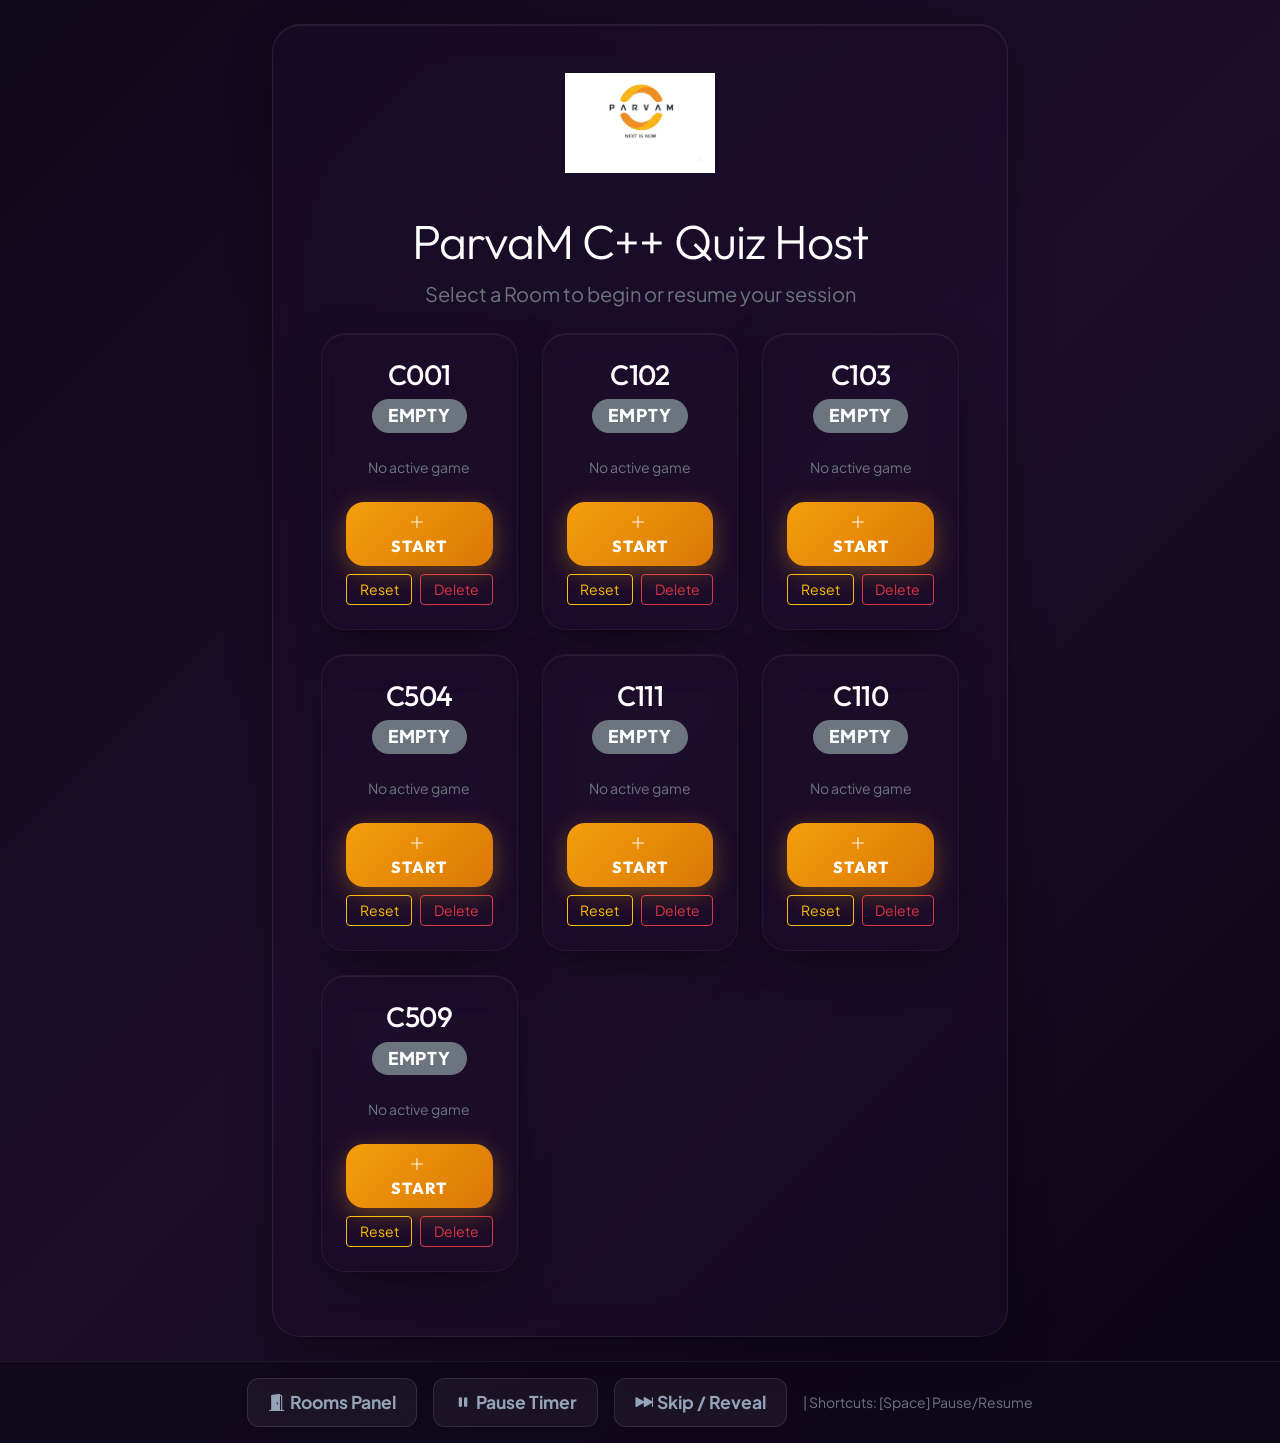
<file: CEC_C++_training_2nd_sem/CEC_C++_training_2nd_sem/Day_6/Quiz/index.html>
<!DOCTYPE html>
<html lang="en">
<head>
  <meta charset="UTF-8">
  <meta name="viewport" content="width=device-width, initial-scale=1.0">
  <title>ParvaM C++ Quiz - Day 6 Polymorphism</title>
  <!-- Bootstrap 5 CSS -->
  <link href="https://cdn.jsdelivr.net/npm/bootstrap@5.3.2/dist/css/bootstrap.min.css" rel="stylesheet">
  <!-- Bootstrap Icons -->
  <link href="https://cdn.jsdelivr.net/npm/bootstrap-icons@1.11.1/font/bootstrap-icons.css" rel="stylesheet">
  <!-- Custom Stylesheet -->
  <link href="styles.css" rel="stylesheet">
</head>
<body>

  <!-- Confetti Canvas for Winner Screen -->
  <canvas id="confetti-canvas"></canvas>

  <!-- Game overlay for status cards (Correct, Wrong, Steal, Time Out) -->
  <div id="game-overlay" class="game-overlay">
    <div class="overlay-content glass-panel">
      <div id="overlay-title" class="overlay-title">CORRECT!</div>
      <div id="overlay-subtitle" class="overlay-subtitle">Team Alpha gets 1 point</div>
    </div>
  </div>

  <!-- MAIN SCENARIO VIEWS -->
  <div class="container py-4 my-auto">

    <!-- 0. ROOM SELECTION SCREEN -->
    <div id="room-screen" class="game-screen active">
      <div class="row justify-content-center">
        <div class="col-md-10 col-lg-8">
          <div class="glass-panel p-5">
            <div class="text-center mb-4">
              <img src="../../Images/ParvaM_Logo.avif" alt="ParvaM Logo" class="welcome-logo" style="height: 100px;">
              <h1 class="display-5 text-white mb-2">ParvaM C++ Quiz Host</h1>
              <p class="text-secondary fs-5">Select a Room to begin or resume your session</p>
            </div>
            
            <div id="rooms-list-container" class="row g-4 mb-3">
              <!-- Room cards will be dynamically injected by JS -->
            </div>
          </div>
        </div>
      </div>
    </div>

    <!-- 1. SPLASH / WELCOME SCREEN -->
    <div id="splash-screen" class="game-screen">
      <div class="row justify-content-center">
        <div class="col-md-8 col-lg-6">
          <div class="glass-panel p-5 text-center">
            <img src="../../Images/ParvaM_Logo.avif" alt="ParvaM Logo" class="welcome-logo">
            <h1 class="display-5 text-white mb-3">10-Day C++ Classroom Training</h1>
            <h2 class="h4 mb-4" style="color: #f59e0b;">Day 6 Quiz: Polymorphism in C++</h2>
            <p class="text-secondary mb-5">60 Interactive Questions: 30 Shape-Shifting Trivia &amp; 30 Polymorphism Concepts. Plus, a built-in interactive Split-Screen Mini-Game for the First Turn!</p>
            <div class="d-flex gap-3">
              <button id="btn-splash-back" class="btn btn-control w-25">Rooms</button>
              <button id="btn-splash-next" class="btn btn-premium flex-grow-1 btn-lg">
                <i class="bi bi-play-fill me-2"></i>Configure Game
              </button>
            </div>
          </div>
        </div>
      </div>
    </div>

    <!-- 2. SETUP / TEAM NAMES SCREEN -->
    <div id="setup-screen" class="game-screen">
      <div class="row justify-content-center">
        <div class="col-md-8 col-lg-6">
          <div class="glass-panel p-5">
            <div class="text-center mb-4">
              <img src="../../Images/ParvaM_Logo.avif" alt="ParvaM Logo" style="height: 60px; width: auto;" class="mb-3">
              <h2 class="text-white">Register Teams</h2>
              <p class="text-secondary">Enter the names of the two competing classroom squads</p>
            </div>
            
            <div class="mb-4">
              <label for="input-team-a" class="form-label fw-semibold" style="color: #a855f7;">Team A Name</label>
              <input type="text" id="input-team-a" class="form-control form-input-custom" placeholder="e.g., Code Warriors" value="Code Warriors">
            </div>

            <div class="mb-5">
              <label for="input-team-b" class="form-label fw-semibold" style="color: #ec4899;">Team B Name</label>
              <input type="text" id="input-team-b" class="form-control form-input-custom" placeholder="e.g., OOP Wizards" value="OOP Wizards">
            </div>

            <div class="d-flex gap-3">
              <button id="btn-setup-back" class="btn btn-control w-25">Back</button>
              <button id="btn-setup-next" class="btn btn-premium flex-grow-1">Next: First Turn Challenge</button>
            </div>
          </div>
        </div>
      </div>
    </div>

    <!-- 3. MINI-GAME / FIRST TURN SCREEN -->
    <div id="activity-screen" class="game-screen">
      <div class="row justify-content-center">
        <div class="col-md-10 col-lg-8">
          <div class="glass-panel p-4 text-center">
            <h2 id="activity-title" class="text-white mb-2">First Turn Challenge: Catch the Polymorphic Orbs!</h2>
            <p class="text-secondary small mb-3">
              <span style="color: #a855f7; font-weight: bold;">Team A:</span> Use <b>A</b> and <b>D</b> keys. &nbsp;&nbsp;|&nbsp;&nbsp; 
              <span style="color: #ec4899; font-weight: bold;">Team B:</span> Use <b>Left</b> and <b>Right</b> arrows. <br>
              <i>Catch the erratic orbs. First to catch 5 wins the first turn!</i>
            </p>

            <div id="minigame-container" style="position: relative; width: 100%; height: 350px; background: rgba(0,0,0,0.5); border-radius: 12px; overflow: hidden; border: 2px solid rgba(255,255,255,0.1); margin-bottom: 20px;">
               <canvas id="minigame-canvas" width="800" height="350" style="display: block; width: 100%; height: 100%;"></canvas>
               
               <!-- Overlay before start / after win -->
               <div id="minigame-overlay" style="position: absolute; top:0; left:0; width:100%; height:100%; display:flex; flex-direction:column; justify-content:center; align-items:center; background: rgba(0,0,0,0.7);">
                  <button id="btn-start-minigame" class="btn btn-premium btn-lg">Play Challenge</button>
               </div>
            </div>

            <button id="btn-start-game" class="btn btn-premium w-100 btn-lg" disabled>
              <i class="bi bi-rocket-takeoff-fill me-2"></i>Start Quiz
            </button>
          </div>
        </div>
      </div>
    </div>

    <!-- 4. ACTIVE GAME SCREEN -->
    <div id="game-screen" class="game-screen">
      <!-- Game Top Bar -->
      <div class="row mb-4 align-items-center">
        <div class="col-4 text-start">
          <img src="../../Images/ParvaM_Logo.avif" alt="ParvaM Logo" class="app-logo">
        </div>
        <div class="col-4 text-center">
          <span id="game-round-info" class="fs-5 fw-bold text-secondary">Question 1 of 60</span>
        </div>
        <div class="col-4 text-end">
          <div id="game-active-indicator" class="turn-indicator team-a">
            <i class="bi bi-lightning-charge-fill me-1"></i>Active Turn: <span id="game-active-team-name">Team A</span>
          </div>
        </div>
      </div>

      <!-- Main Game Board -->
      <div class="row g-4 align-items-center">
        <!-- Team A Score Panel -->
        <div class="col-lg-3 col-md-4 order-2 order-md-1">
          <div id="panel-team-a" class="team-panel team-a glass-panel">
            <h3 id="panel-team-a-name" class="h5 text-truncate" style="color: #a855f7;">Team A</h3>
            <div id="score-team-a" class="team-score" style="color: #d8b4fe;">0</div>
            <div class="text-secondary small">Points</div>
          </div>
        </div>

        <!-- Center Question/Timer Board -->
        <div class="col-lg-6 col-md-4 order-1 order-md-2">
          <div class="text-center mb-3">
            <div id="timer-ring" class="timer-container">
              <svg class="timer-svg">
                <circle class="timer-circle-bg" cx="45" cy="45" r="42"></circle>
                <circle id="timer-progress" class="timer-circle-progress" cx="45" cy="45" r="42"></circle>
              </svg>
              <div id="timer-digit" class="timer-text">30</div>
            </div>
          </div>

          <div class="glass-panel p-4 text-center">
            <div id="game-category-badge" class="badge-category badge-fact">Shape-Shifting Trivia</div>
            <div id="game-question-text" class="question-text text-white">Question text goes here...</div>
            
            <div id="options-container" class="d-flex flex-column gap-3">
              <!-- Options injected dynamically by JS -->
            </div>
          </div>
        </div>

        <!-- Team B Score Panel -->
        <div class="col-lg-3 col-md-4 order-3">
          <div id="panel-team-b" class="team-panel team-b glass-panel">
            <h3 id="panel-team-b-name" class="h5 text-truncate" style="color: #f472b6;">Team B</h3>
            <div id="score-team-b" class="team-score" style="color: #ec4899;">0</div>
            <div class="text-secondary small">Points</div>
          </div>
        </div>
      </div>
    </div>

    <!-- 5. WINNER / CELEBRATION SCREEN -->
    <div id="winner-screen" class="game-screen">
      <div class="row justify-content-center">
        <div class="col-md-8 col-lg-6">
          <div class="glass-panel p-5 text-center">
            <img src="../../Images/ParvaM_Logo.avif" alt="ParvaM Logo" style="height: 100px; width: auto;" class="mb-4">
            <div class="text-warning mb-3">
              <i class="bi bi-trophy-fill" style="font-size: 5rem; filter: drop-shadow(0 0 20px rgba(245, 158, 11, 0.4));"></i>
            </div>
            <h1 id="winner-title" class="display-4 text-white mb-2">TEAM A WINS!</h1>
            <p id="winner-subtitle" class="fs-4 text-secondary mb-5">Score: 32 - 28</p>

            <div class="row g-3 mb-5">
              <div class="col-6">
                <div class="glass-panel p-3">
                  <div id="result-team-a-name" class="fw-bold small text-truncate" style="color: #a855f7;">Team A</div>
                  <div id="result-team-a-score" class="fs-2 fw-bold text-white">0</div>
                </div>
              </div>
              <div class="col-6">
                <div class="glass-panel p-3">
                  <div id="result-team-b-name" class="fw-bold small text-truncate" style="color: #f472b6;">Team B</div>
                  <div id="result-team-b-score" class="fs-2 fw-bold text-white">0</div>
                </div>
              </div>
            </div>

            <button id="btn-restart" class="btn btn-premium w-100 btn-lg">
              <i class="bi bi-arrow-clockwise me-2"></i>Play Again
            </button>
          </div>
        </div>
      </div>
    </div>

  </div>

  <!-- CONTROL FOOTER (Trainer Interface Controls) -->
  <footer class="control-bar text-center mt-auto">
    <div class="container d-flex justify-content-center gap-3 align-items-center">
      <button id="btn-rooms" class="btn btn-control">
        <i class="bi bi-door-open-fill me-1"></i>Rooms Panel
      </button>
      <button id="btn-pause" class="btn btn-control">
        <i class="bi bi-pause-fill me-1"></i>Pause Timer
      </button>
      <button id="btn-skip" class="btn btn-control">
        <i class="bi bi-skip-forward-fill me-1"></i>Skip / Reveal
      </button>
      <span class="text-secondary small d-none d-md-inline">| Shortcuts: [Space] Pause/Resume</span>
    </div>
  </footer>

  <!-- Custom Password Overlay Modal -->
  <div id="password-overlay" class="game-overlay">
    <div class="overlay-content glass-panel p-4" style="max-width: 400px; width: 90%;">
      <h3 class="text-white mb-2">Password Required</h3>
      <p class="text-secondary small mb-4">Enter administrative password to perform this action.</p>
      <input type="password" id="input-admin-password" class="form-control form-input-custom mb-4 text-center" placeholder="••••••••">
      <div id="password-error-msg" class="text-danger small mb-3 d-none">Incorrect password. Try again!</div>
      <div class="d-flex gap-2">
        <button id="btn-password-cancel" class="btn btn-control flex-fill">Cancel</button>
        <button id="btn-password-confirm" class="btn btn-premium flex-fill">Verify</button>
      </div>
    </div>
  </div>

  <!-- Question Database and Application Scripts -->
  <script src="questions.js"></script>
  <script src="app.js"></script>
</body>
</html>
</file>
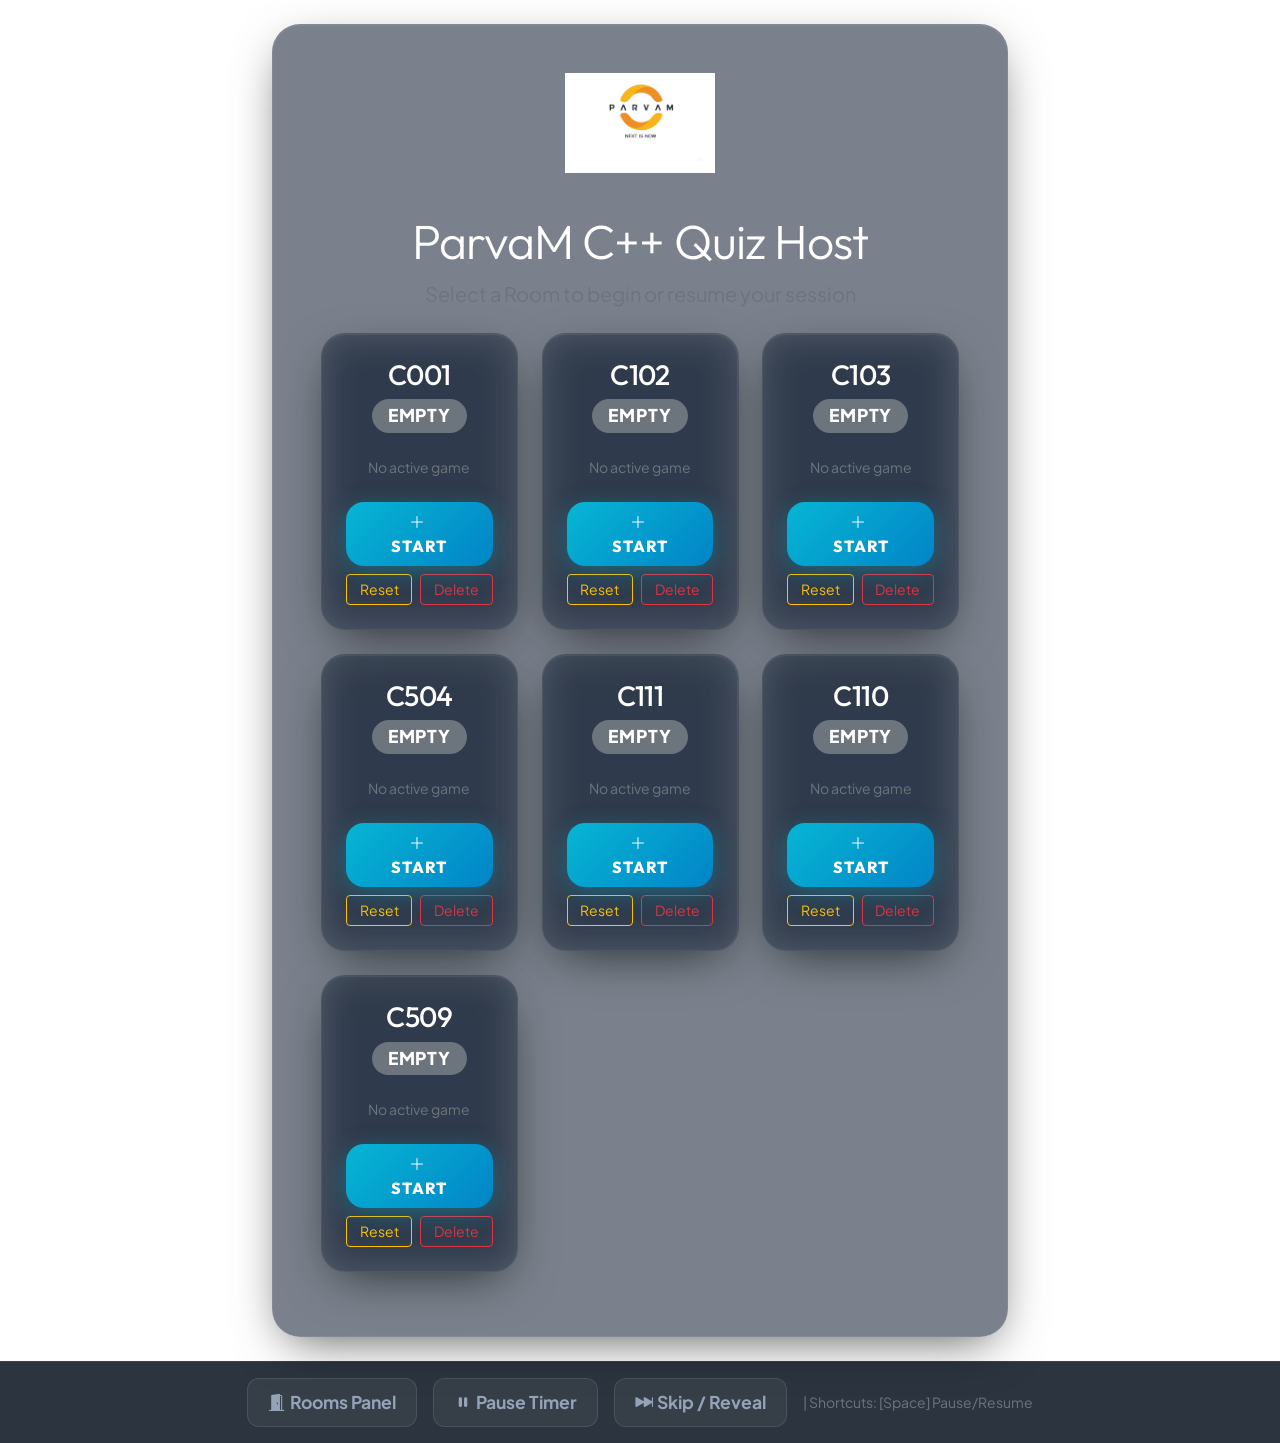
<file: CEC_C++_training_2nd_sem/CEC_C++_training_2nd_sem/Day_7/Quiz/index.html>
<!DOCTYPE html>
<html lang="en">
<head>
  <meta charset="UTF-8">
  <meta name="viewport" content="width=device-width, initial-scale=1.0">
  <title>ParvaM C++ Quiz - Day 7 Dynamic Memory & STL</title>
  <!-- Bootstrap 5 CSS -->
  <link href="https://cdn.jsdelivr.net/npm/bootstrap@5.3.2/dist/css/bootstrap.min.css" rel="stylesheet">
  <!-- Bootstrap Icons -->
  <link href="https://cdn.jsdelivr.net/npm/bootstrap-icons@1.11.1/font/bootstrap-icons.css" rel="stylesheet">
  <!-- Custom Stylesheet -->
  <link href="styles.css" rel="stylesheet">
</head>
<body>

  <canvas id="confetti-canvas"></canvas>

  <div id="game-overlay" class="game-overlay">
    <div class="overlay-content glass-panel">
      <div id="overlay-title" class="overlay-title">CORRECT!</div>
      <div id="overlay-subtitle" class="overlay-subtitle">Team Alpha gets 1 point</div>
    </div>
  </div>

  <div class="container py-4 my-auto">

    <!-- 0. ROOM SELECTION SCREEN -->
    <div id="room-screen" class="game-screen active">
      <div class="row justify-content-center">
        <div class="col-md-10 col-lg-8">
          <div class="glass-panel p-5">
            <div class="text-center mb-4">
              <img src="../../Images/ParvaM_Logo.avif" alt="ParvaM Logo" class="welcome-logo" style="height: 100px;">
              <h1 class="display-5 text-white mb-2">ParvaM C++ Quiz Host</h1>
              <p class="text-secondary fs-5">Select a Room to begin or resume your session</p>
            </div>
            
            <div id="rooms-list-container" class="row g-4 mb-3">
              <!-- Room cards dynamically injected -->
            </div>
          </div>
        </div>
      </div>
    </div>

    <!-- 1. SPLASH SCREEN -->
    <div id="splash-screen" class="game-screen">
      <div class="row justify-content-center">
        <div class="col-md-8 col-lg-6">
          <div class="glass-panel p-5 text-center">
            <img src="../../Images/ParvaM_Logo.avif" alt="ParvaM Logo" class="welcome-logo">
            <h1 class="display-5 text-white mb-3">10-Day C++ Classroom Training</h1>
            <h2 class="h4 mb-4" style="color: #06b6d4;">Day 7 Quiz: Dynamic Memory & STL</h2>
            <p class="text-secondary mb-5">60 Interactive Questions: 30 Fun Container/Memory Trivia &amp; 30 STL Curriculum Concepts. Plus, an interactive "Sort the Array" Puzzle for the First Turn!</p>
            <div class="d-flex gap-3">
              <button id="btn-splash-back" class="btn btn-control w-25">Rooms</button>
              <button id="btn-splash-next" class="btn btn-premium flex-grow-1 btn-lg">
                <i class="bi bi-play-fill me-2"></i>Configure Game
              </button>
            </div>
          </div>
        </div>
      </div>
    </div>

    <!-- 2. SETUP SCREEN -->
    <div id="setup-screen" class="game-screen">
      <div class="row justify-content-center">
        <div class="col-md-8 col-lg-6">
          <div class="glass-panel p-5">
            <div class="text-center mb-4">
              <img src="../../Images/ParvaM_Logo.avif" alt="ParvaM Logo" style="height: 60px; width: auto;" class="mb-3">
              <h2 class="text-white">Register Teams</h2>
              <p class="text-secondary">Enter the names of the two competing classroom squads</p>
            </div>
            
            <div class="mb-4">
              <label for="input-team-a" class="form-label fw-semibold" style="color: #06b6d4;">Team A Name</label>
              <input type="text" id="input-team-a" class="form-control form-input-custom" placeholder="e.g., The Vectors" value="The Vectors">
            </div>

            <div class="mb-5">
              <label for="input-team-b" class="form-label fw-semibold" style="color: #d946ef;">Team B Name</label>
              <input type="text" id="input-team-b" class="form-control form-input-custom" placeholder="e.g., Stack Smashers" value="Stack Smashers">
            </div>

            <div class="d-flex gap-3">
              <button id="btn-setup-back" class="btn btn-control w-25">Back</button>
              <button id="btn-setup-next" class="btn btn-premium flex-grow-1">Next: First Turn Challenge</button>
            </div>
          </div>
        </div>
      </div>
    </div>

    <!-- 3. PUZZLE MINI-GAME SCREEN -->
    <div id="activity-screen" class="game-screen">
      <div class="row justify-content-center">
        <div class="col-md-10 col-lg-8">
          <div class="glass-panel p-4 text-center">
            <h2 id="activity-title" class="text-white mb-2">First Turn Challenge: Sort the Vector!</h2>
            <p class="text-secondary small mb-3">
              <span style="color: #06b6d4; font-weight: bold;">Team A:</span> <b>A/D</b> to move cursor, <b>W</b> to swap with the next block.<br>
              <span style="color: #d946ef; font-weight: bold;">Team B:</span> <b>Left/Right</b> to move cursor, <b>Up Arrow</b> to swap with the next block.<br>
              <i>First team to sort their array in ascending order wins the turn!</i>
            </p>

            <div id="minigame-container" style="position: relative; width: 100%; height: 350px; background: rgba(0,0,0,0.5); border-radius: 12px; overflow: hidden; border: 2px solid rgba(255,255,255,0.1); margin-bottom: 20px;">
               <canvas id="minigame-canvas" width="800" height="350" style="display: block; width: 100%; height: 100%;"></canvas>
               
               <div id="minigame-overlay" style="position: absolute; top:0; left:0; width:100%; height:100%; display:flex; flex-direction:column; justify-content:center; align-items:center; background: rgba(0,0,0,0.7);">
                  <button id="btn-start-minigame" class="btn btn-premium btn-lg">Start Sort Challenge</button>
               </div>
            </div>

            <button id="btn-start-game" class="btn btn-premium w-100 btn-lg" disabled>
              <i class="bi bi-rocket-takeoff-fill me-2"></i>Start Quiz
            </button>
          </div>
        </div>
      </div>
    </div>

    <!-- 4. ACTIVE GAME SCREEN -->
    <div id="game-screen" class="game-screen">
      <div class="row mb-4 align-items-center">
        <div class="col-4 text-start">
          <img src="../../Images/ParvaM_Logo.avif" alt="ParvaM Logo" class="app-logo">
        </div>
        <div class="col-4 text-center">
          <span id="game-round-info" class="fs-5 fw-bold text-secondary">Question 1 of 60</span>
        </div>
        <div class="col-4 text-end">
          <div id="game-active-indicator" class="turn-indicator team-a">
            <i class="bi bi-lightning-charge-fill me-1"></i>Active Turn: <span id="game-active-team-name">Team A</span>
          </div>
        </div>
      </div>

      <div class="row g-4 align-items-center">
        <div class="col-lg-3 col-md-4 order-2 order-md-1">
          <div id="panel-team-a" class="team-panel team-a glass-panel">
            <h3 id="panel-team-a-name" class="h5 text-truncate" style="color: #06b6d4;">Team A</h3>
            <div id="score-team-a" class="team-score" style="color: #67e8f9;">0</div>
            <div class="text-secondary small">Points</div>
          </div>
        </div>

        <div class="col-lg-6 col-md-4 order-1 order-md-2">
          <div class="text-center mb-3">
            <div id="timer-ring" class="timer-container">
              <svg class="timer-svg">
                <circle class="timer-circle-bg" cx="45" cy="45" r="42"></circle>
                <circle id="timer-progress" class="timer-circle-progress" cx="45" cy="45" r="42"></circle>
              </svg>
              <div id="timer-digit" class="timer-text">30</div>
            </div>
          </div>

          <div class="glass-panel p-4 text-center">
            <div id="game-category-badge" class="badge-category badge-fact">Trivia</div>
            <div id="game-question-text" class="question-text text-white">Question text goes here...</div>
            
            <div id="options-container" class="d-flex flex-column gap-3">
              <!-- Options dynamically injected -->
            </div>
          </div>
        </div>

        <div class="col-lg-3 col-md-4 order-3">
          <div id="panel-team-b" class="team-panel team-b glass-panel">
            <h3 id="panel-team-b-name" class="h5 text-truncate" style="color: #d946ef;">Team B</h3>
            <div id="score-team-b" class="team-score" style="color: #f0abfc;">0</div>
            <div class="text-secondary small">Points</div>
          </div>
        </div>
      </div>
    </div>

    <!-- 5. WINNER SCREEN -->
    <div id="winner-screen" class="game-screen">
      <div class="row justify-content-center">
        <div class="col-md-8 col-lg-6">
          <div class="glass-panel p-5 text-center">
            <img src="../../Images/ParvaM_Logo.avif" alt="ParvaM Logo" style="height: 100px; width: auto;" class="mb-4">
            <div class="text-warning mb-3">
              <i class="bi bi-trophy-fill" style="font-size: 5rem; filter: drop-shadow(0 0 20px rgba(245, 158, 11, 0.4));"></i>
            </div>
            <h1 id="winner-title" class="display-4 text-white mb-2">TEAM A WINS!</h1>
            <p id="winner-subtitle" class="fs-4 text-secondary mb-5">Score: 32 - 28</p>

            <div class="row g-3 mb-5">
              <div class="col-6">
                <div class="glass-panel p-3">
                  <div id="result-team-a-name" class="fw-bold small text-truncate" style="color: #06b6d4;">Team A</div>
                  <div id="result-team-a-score" class="fs-2 fw-bold text-white">0</div>
                </div>
              </div>
              <div class="col-6">
                <div class="glass-panel p-3">
                  <div id="result-team-b-name" class="fw-bold small text-truncate" style="color: #d946ef;">Team B</div>
                  <div id="result-team-b-score" class="fs-2 fw-bold text-white">0</div>
                </div>
              </div>
            </div>

            <button id="btn-restart" class="btn btn-premium w-100 btn-lg">
              <i class="bi bi-arrow-clockwise me-2"></i>Play Again
            </button>
          </div>
        </div>
      </div>
    </div>

  </div>

  <footer class="control-bar text-center mt-auto">
    <div class="container d-flex justify-content-center gap-3 align-items-center">
      <button id="btn-rooms" class="btn btn-control">
        <i class="bi bi-door-open-fill me-1"></i>Rooms Panel
      </button>
      <button id="btn-pause" class="btn btn-control">
        <i class="bi bi-pause-fill me-1"></i>Pause Timer
      </button>
      <button id="btn-skip" class="btn btn-control">
        <i class="bi bi-skip-forward-fill me-1"></i>Skip / Reveal
      </button>
      <span class="text-secondary small d-none d-md-inline">| Shortcuts: [Space] Pause/Resume</span>
    </div>
  </footer>

  <div id="password-overlay" class="game-overlay">
    <div class="overlay-content glass-panel p-4" style="max-width: 400px; width: 90%;">
      <h3 class="text-white mb-2">Password Required</h3>
      <p class="text-secondary small mb-4">Enter administrative password to perform this action.</p>
      <input type="password" id="input-admin-password" class="form-control form-input-custom mb-4 text-center" placeholder="••••••••">
      <div id="password-error-msg" class="text-danger small mb-3 d-none">Incorrect password. Try again!</div>
      <div class="d-flex gap-2">
        <button id="btn-password-cancel" class="btn btn-control flex-fill">Cancel</button>
        <button id="btn-password-confirm" class="btn btn-premium flex-fill">Verify</button>
      </div>
    </div>
  </div>

  <script src="questions.js"></script>
  <script src="app.js"></script>
</body>
</html>
</file>
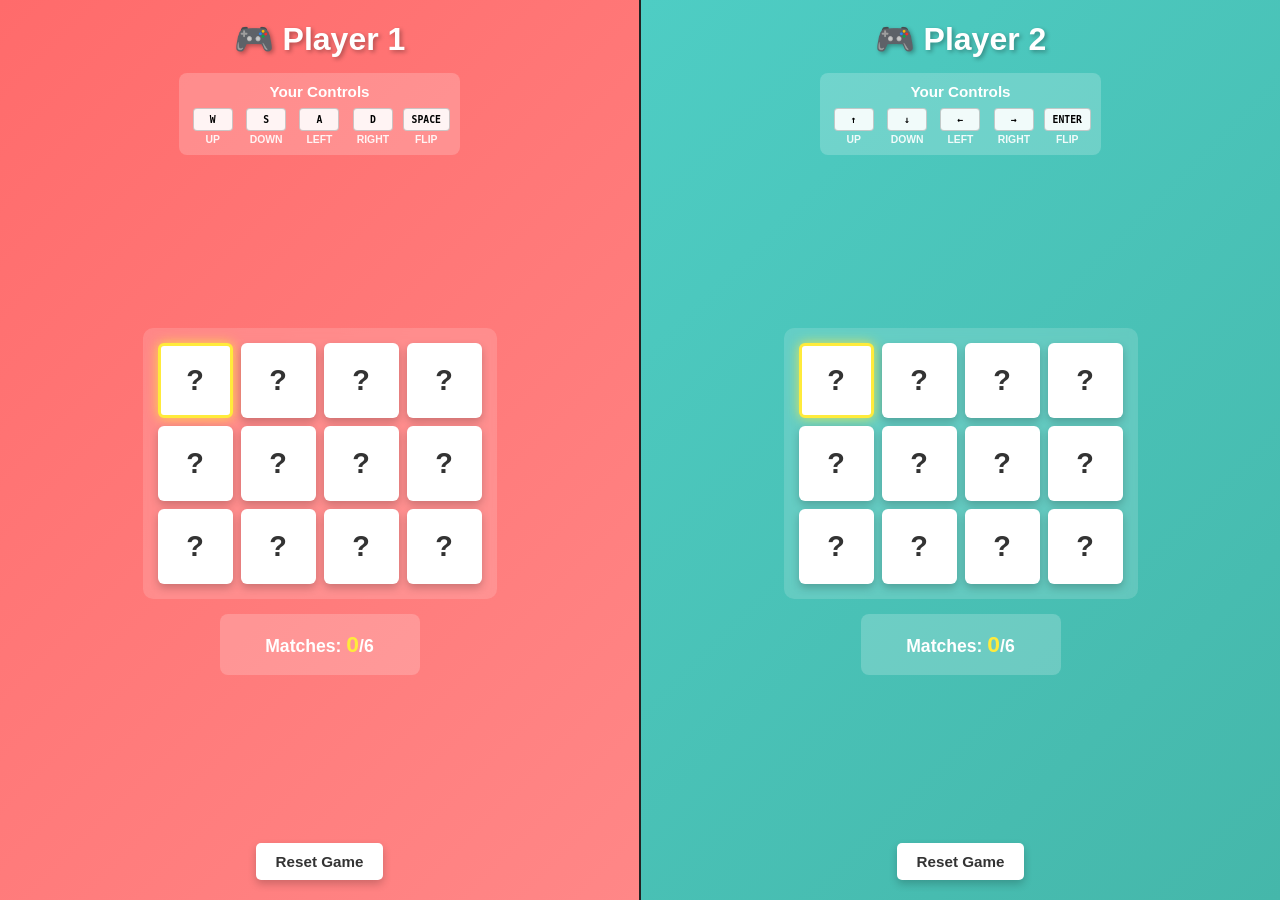
<file: CEC_C++_training_2nd_sem/CEC_C++_training_2nd_sem/Day_8/card_game/index.html>
<!DOCTYPE html>
<html lang="en">
<head>
    <meta charset="UTF-8">
    <meta name="viewport" content="width=device-width, initial-scale=1.0">
    <title>Memory Card Game - 2 Player Race</title>
    <link rel="stylesheet" href="style.css">
</head>
<body>
    <div class="split-container">
        <!-- Player 1 Screen (Left) -->
        <div class="player-screen player1-screen">
            <div class="screen-header">
                <h2>🎮 Player 1</h2>
            </div>
            
            <div class="controls-section">
                <h3>Your Controls</h3>
                <div class="controls-grid">
                    <div class="control-item">
                        <kbd>W</kbd><span>UP</span>
                    </div>
                    <div class="control-item">
                        <kbd>S</kbd><span>DOWN</span>
                    </div>
                    <div class="control-item">
                        <kbd>A</kbd><span>LEFT</span>
                    </div>
                    <div class="control-item">
                        <kbd>D</kbd><span>RIGHT</span>
                    </div>
                    <div class="control-item">
                        <kbd>SPACE</kbd><span>FLIP</span>
                    </div>
                </div>
            </div>

            <div class="game-area-p1">
                <div class="game-board" id="gameBoard1"></div>
                <div class="player-stats">
                    <p>Matches: <span id="p1-matches">0</span>/6</p>
                    <p id="p1-status" class="status"></p>
                </div>
            </div>

            <button class="reset-btn" onclick="resetGames()">Reset Game</button>
        </div>

        <!-- Player 2 Screen (Right) -->
        <div class="player-screen player2-screen">
            <div class="screen-header">
                <h2>🎮 Player 2</h2>
            </div>
            
            <div class="controls-section">
                <h3>Your Controls</h3>
                <div class="controls-grid">
                    <div class="control-item">
                        <kbd>↑</kbd><span>UP</span>
                    </div>
                    <div class="control-item">
                        <kbd>↓</kbd><span>DOWN</span>
                    </div>
                    <div class="control-item">
                        <kbd>←</kbd><span>LEFT</span>
                    </div>
                    <div class="control-item">
                        <kbd>→</kbd><span>RIGHT</span>
                    </div>
                    <div class="control-item">
                        <kbd>ENTER</kbd><span>FLIP</span>
                    </div>
                </div>
            </div>

            <div class="game-area-p2">
                <div class="game-board" id="gameBoard2"></div>
                <div class="player-stats">
                    <p>Matches: <span id="p2-matches">0</span>/6</p>
                    <p id="p2-status" class="status"></p>
                </div>
            </div>

            <button class="reset-btn" onclick="resetGames()">Reset Game</button>
        </div>
    </div>

    <div id="winner-modal" class="modal hidden">
        <div class="modal-content">
            <h2 id="winner-text">🏆 Player 1 Wins! 🏆</h2>
            <p id="winner-time"></p>
            <button onclick="resetGames()">Play Again</button>
        </div>
    </div>

    <script src="script.js"></script>
</body>
</html>
</file>
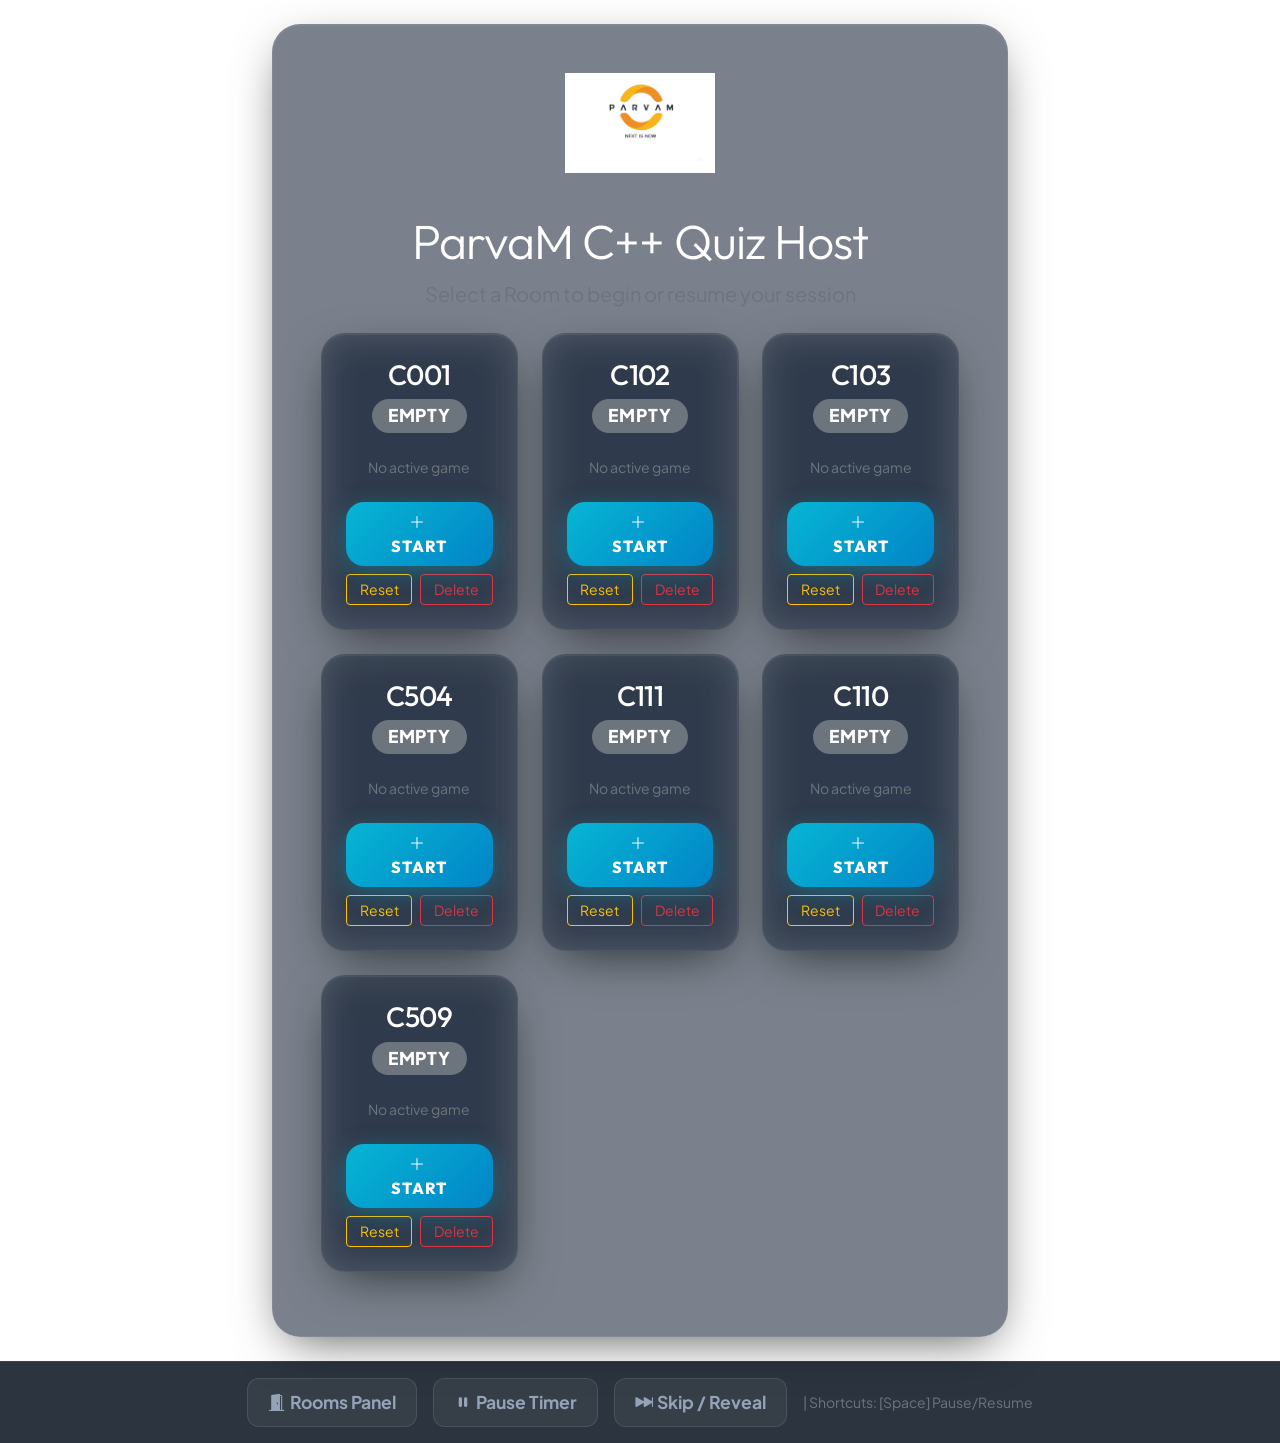
<file: CEC_C++_training_2nd_sem/CEC_C++_training_2nd_sem/Day_8/Quiz/index.html>
<!DOCTYPE html>
<html lang="en">
<head>
  <meta charset="UTF-8">
  <meta name="viewport" content="width=device-width, initial-scale=1.0">
  <title>ParvaM C++ Quiz - Day 8 File Handling & Exceptions</title>
  <!-- Bootstrap 5 CSS -->
  <link href="https://cdn.jsdelivr.net/npm/bootstrap@5.3.2/dist/css/bootstrap.min.css" rel="stylesheet">
  <!-- Bootstrap Icons -->
  <link href="https://cdn.jsdelivr.net/npm/bootstrap-icons@1.11.1/font/bootstrap-icons.css" rel="stylesheet">
  <!-- Custom Stylesheet -->
  <link href="styles.css" rel="stylesheet">
</head>
<body>

  <canvas id="confetti-canvas"></canvas>

  <div id="game-overlay" class="game-overlay">
    <div class="overlay-content glass-panel">
      <div id="overlay-title" class="overlay-title">CORRECT!</div>
      <div id="overlay-subtitle" class="overlay-subtitle">Team Alpha gets 1 point</div>
    </div>
  </div>

  <div class="container py-4 my-auto">

    <!-- 0. ROOM SELECTION SCREEN -->
    <div id="room-screen" class="game-screen active">
      <div class="row justify-content-center">
        <div class="col-md-10 col-lg-8">
          <div class="glass-panel p-5">
            <div class="text-center mb-4">
              <img src="../../Images/ParvaM_Logo.avif" alt="ParvaM Logo" class="welcome-logo" style="height: 100px;">
              <h1 class="display-5 text-white mb-2">ParvaM C++ Quiz Host</h1>
              <p class="text-secondary fs-5">Select a Room to begin or resume your session</p>
            </div>
            
            <div id="rooms-list-container" class="row g-4 mb-3">
              <!-- Room cards dynamically injected -->
            </div>
          </div>
        </div>
      </div>
    </div>

    <!-- 1. SPLASH SCREEN -->
    <div id="splash-screen" class="game-screen">
      <div class="row justify-content-center">
        <div class="col-md-8 col-lg-6">
          <div class="glass-panel p-5 text-center">
            <img src="../../Images/ParvaM_Logo.avif" alt="ParvaM Logo" class="welcome-logo">
            <h1 class="display-5 text-white mb-3">10-Day C++ Classroom Training</h1>
            <h2 class="h4 mb-4" style="color: #06b6d4;">Day 8 Quiz: File Handling & Exceptions</h2>
            <p class="text-secondary mb-5">100 Interactive Questions: 50 Fun Cards/Memory/Files Trivia &amp; 50 File Handling &amp; Exception Handling Curriculum Concepts. Plus, a competitive split-screen "Traffic Dodge Race" minigame before each question to determine who gets the sole chance to answer!</p>
            <div class="d-flex gap-3">
              <button id="btn-splash-back" class="btn btn-control w-25">Rooms</button>
              <button id="btn-splash-next" class="btn btn-premium flex-grow-1 btn-lg">
                <i class="bi bi-play-fill me-2"></i>Configure Game
              </button>
            </div>
          </div>
        </div>
      </div>
    </div>

    <!-- 2. SETUP SCREEN -->
    <div id="setup-screen" class="game-screen">
      <div class="row justify-content-center">
        <div class="col-md-8 col-lg-6">
          <div class="glass-panel p-5">
            <div class="text-center mb-4">
              <img src="../../Images/ParvaM_Logo.avif" alt="ParvaM Logo" style="height: 60px; width: auto;" class="mb-3">
              <h2 class="text-white">Register Teams</h2>
              <p class="text-secondary">Enter the names of the two competing classroom squads</p>
            </div>
            
            <div class="mb-4">
              <label for="input-team-a" class="form-label fw-semibold" style="color: #06b6d4;">Team A Name</label>
              <input type="text" id="input-team-a" class="form-control form-input-custom" placeholder="e.g., The File Streams" value="The File Streams">
            </div>

            <div class="mb-5">
              <label for="input-team-b" class="form-label fw-semibold" style="color: #d946ef;">Team B Name</label>
              <input type="text" id="input-team-b" class="form-control form-input-custom" placeholder="e.g., Exception Handlers" value="Exception Handlers">
            </div>

            <div class="d-flex gap-3">
              <button id="btn-setup-back" class="btn btn-control w-25">Back</button>
              <button id="btn-setup-next" class="btn btn-premium flex-grow-1">Next: First Turn Challenge</button>
            </div>
          </div>
        </div>
      </div>
    </div>

    <!-- 3. PUZZLE MINI-GAME SCREEN -->
    <div id="activity-screen" class="game-screen">
      <div class="row justify-content-center">
        <div class="col-md-10 col-lg-8">
          <div class="glass-panel p-4 text-center">
            <h2 id="activity-title" class="text-white mb-2">First Turn Challenge: Traffic Dodge Race!</h2>
            <p class="text-secondary small mb-3">
              <span style="color: #06b6d4; font-weight: bold;">Team A (Left):</span> <b>A</b> (Steer Left), <b>D</b> (Steer Right).<br>
              <span style="color: #d946ef; font-weight: bold;">Team B (Right):</span> <b>Left Arrow</b> (Steer Left), <b>Right Arrow</b> (Steer Right).<br>
              <i>Steer to avoid incoming traffic. The first team to crash loses the turn!</i>
            </p>

            <div id="minigame-container" style="position: relative; width: 100%; height: 420px; background: rgba(0,0,0,0.5); border-radius: 12px; overflow: hidden; border: 2px solid rgba(255,255,255,0.1); margin-bottom: 20px;">
               <canvas id="minigame-canvas" width="800" height="420" style="display: block; width: 100%; height: 100%;"></canvas>
               
               <div id="minigame-overlay" style="position: absolute; top:0; left:0; width:100%; height:100%; display:flex; flex-direction:column; justify-content:center; align-items:center; background: rgba(0,0,0,0.7);">
                  <button id="btn-start-minigame" class="btn btn-premium btn-lg">Start Dodge Challenge</button>
               </div>
            </div>

            <button id="btn-start-game" class="btn btn-premium w-100 btn-lg" disabled>
              <i class="bi bi-rocket-takeoff-fill me-2"></i>Start Quiz
            </button>
          </div>
        </div>
      </div>
    </div>

    <!-- 4. ACTIVE GAME SCREEN -->
    <div id="game-screen" class="game-screen">
      <div class="row mb-4 align-items-center">
        <div class="col-4 text-start">
          <img src="../../Images/ParvaM_Logo.avif" alt="ParvaM Logo" class="app-logo">
        </div>
        <div class="col-4 text-center">
          <span id="game-round-info" class="fs-5 fw-bold text-secondary">Question 1 of 100</span>
        </div>
        <div class="col-4 text-end">
          <div id="game-active-indicator" class="turn-indicator team-a">
            <i class="bi bi-lightning-charge-fill me-1"></i>Active Turn: <span id="game-active-team-name">Team A</span>
          </div>
        </div>
      </div>

      <div class="row g-4 align-items-center">
        <div class="col-lg-3 col-md-4 order-2 order-md-1">
          <div id="panel-team-a" class="team-panel team-a glass-panel">
            <h3 id="panel-team-a-name" class="h5 text-truncate" style="color: #06b6d4;">Team A</h3>
            <div id="score-team-a" class="team-score" style="color: #67e8f9;">0</div>
            <div class="text-secondary small">Points</div>
          </div>
        </div>

        <div class="col-lg-6 col-md-4 order-1 order-md-2">
          <div class="text-center mb-3">
            <div id="timer-ring" class="timer-container">
              <svg class="timer-svg">
                <circle class="timer-circle-bg" cx="45" cy="45" r="42"></circle>
                <circle id="timer-progress" class="timer-circle-progress" cx="45" cy="45" r="42"></circle>
              </svg>
              <div id="timer-digit" class="timer-text">30</div>
            </div>
          </div>

          <div class="glass-panel p-4 text-center">
            <div id="game-category-badge" class="badge-category badge-fact">Trivia</div>
            <div id="game-question-text" class="question-text text-white">Question text goes here...</div>
            
            <div id="options-container" class="d-flex flex-column gap-3">
              <!-- Options dynamically injected -->
            </div>
          </div>
        </div>

        <div class="col-lg-3 col-md-4 order-3">
          <div id="panel-team-b" class="team-panel team-b glass-panel">
            <h3 id="panel-team-b-name" class="h5 text-truncate" style="color: #d946ef;">Team B</h3>
            <div id="score-team-b" class="team-score" style="color: #f0abfc;">0</div>
            <div class="text-secondary small">Points</div>
          </div>
        </div>
      </div>
    </div>

    <!-- 5. WINNER SCREEN -->
    <div id="winner-screen" class="game-screen">
      <div class="row justify-content-center">
        <div class="col-md-8 col-lg-6">
          <div class="glass-panel p-5 text-center">
            <img src="../../Images/ParvaM_Logo.avif" alt="ParvaM Logo" style="height: 100px; width: auto;" class="mb-4">
            <div class="text-warning mb-3">
              <i class="bi bi-trophy-fill" style="font-size: 5rem; filter: drop-shadow(0 0 20px rgba(245, 158, 11, 0.4));"></i>
            </div>
            <h1 id="winner-title" class="display-4 text-white mb-2">TEAM A WINS!</h1>
            <p id="winner-subtitle" class="fs-4 text-secondary mb-5">Score: 52 - 48</p>

            <div class="row g-3 mb-5">
              <div class="col-6">
                <div class="glass-panel p-3">
                  <div id="result-team-a-name" class="fw-bold small text-truncate" style="color: #06b6d4;">Team A</div>
                  <div id="result-team-a-score" class="fs-2 fw-bold text-white">0</div>
                </div>
              </div>
              <div class="col-6">
                <div class="glass-panel p-3">
                  <div id="result-team-b-name" class="fw-bold small text-truncate" style="color: #d946ef;">Team B</div>
                  <div id="result-team-b-score" class="fs-2 fw-bold text-white">0</div>
                </div>
              </div>
            </div>

            <button id="btn-restart" class="btn btn-premium w-100 btn-lg">
              <i class="bi bi-arrow-clockwise me-2"></i>Play Again
            </button>
          </div>
        </div>
      </div>
    </div>

  </div>

  <footer class="control-bar text-center mt-auto">
    <div class="container d-flex justify-content-center gap-3 align-items-center">
      <button id="btn-rooms" class="btn btn-control">
        <i class="bi bi-door-open-fill me-1"></i>Rooms Panel
      </button>
      <button id="btn-pause" class="btn btn-control">
        <i class="bi bi-pause-fill me-1"></i>Pause Timer
      </button>
      <button id="btn-skip" class="btn btn-control">
        <i class="bi bi-skip-forward-fill me-1"></i>Skip / Reveal
      </button>
      <span class="text-secondary small d-none d-md-inline">| Shortcuts: [Space] Pause/Resume</span>
    </div>
  </footer>

  <div id="password-overlay" class="game-overlay">
    <div class="overlay-content glass-panel p-4" style="max-width: 400px; width: 90%;">
      <h3 class="text-white mb-2">Password Required</h3>
      <p class="text-secondary small mb-4">Enter administrative password to perform this action.</p>
      <input type="password" id="input-admin-password" class="form-control form-input-custom mb-4 text-center" placeholder="••••••••">
      <div id="password-error-msg" class="text-danger small mb-3 d-none">Incorrect password. Try again!</div>
      <div class="d-flex gap-2">
        <button id="btn-password-cancel" class="btn btn-control flex-fill">Cancel</button>
        <button id="btn-password-confirm" class="btn btn-premium flex-fill">Verify</button>
      </div>
    </div>
  </div>

  <script src="questions.js"></script>
  <script src="app.js"></script>
</body>
</html>
</file>
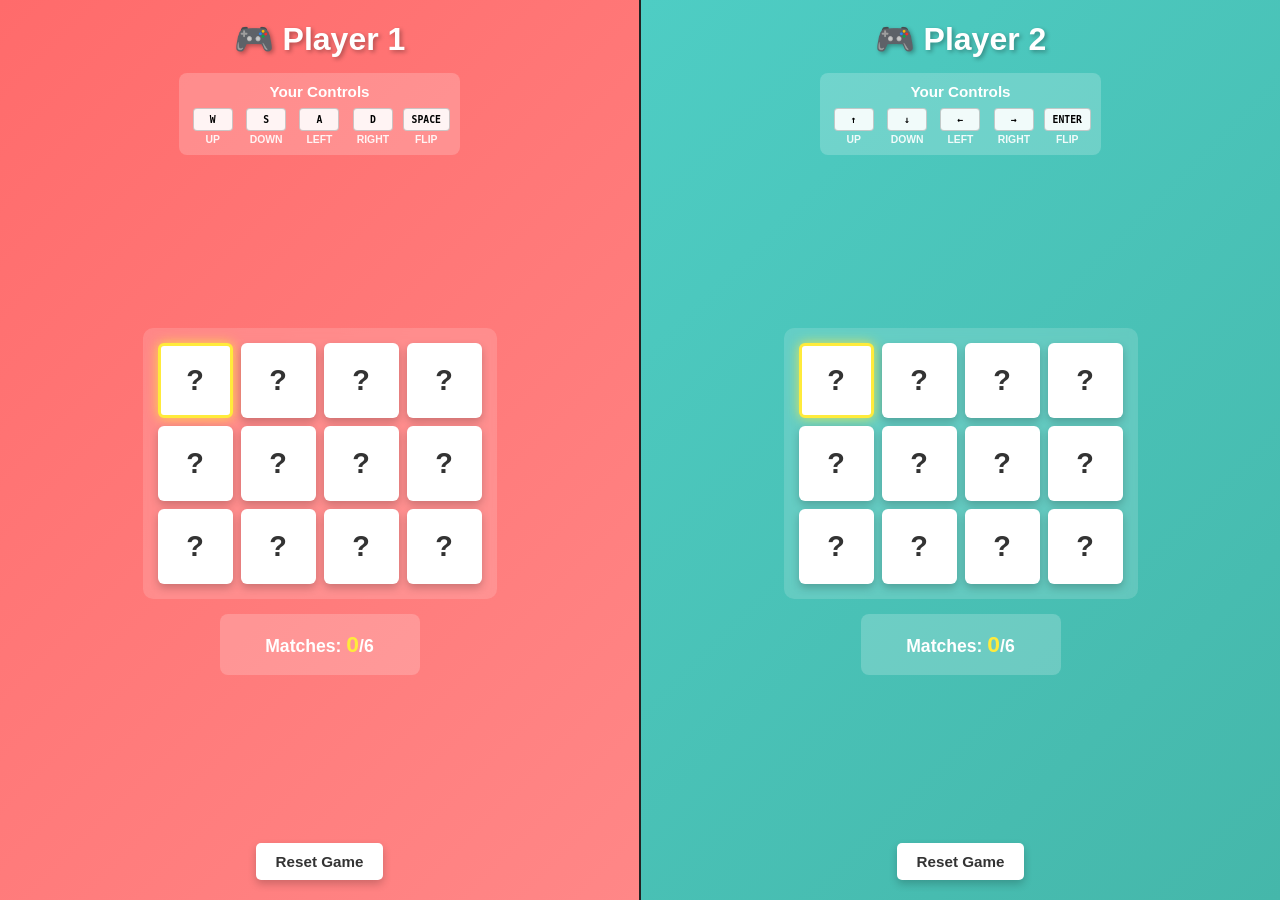
<file: CEC_C++_training_2nd_sem/CEC_C++_training_2nd_sem/Day_8/card_game/split-screen-simultaneous.html>
<!DOCTYPE html>
<html lang="en">
<head>
    <meta charset="UTF-8">
    <meta name="viewport" content="width=device-width, initial-scale=1.0">
    <title>Memory Card Game - Simultaneous 2 Player</title>
    <link rel="stylesheet" href="split-screen-simultaneous.css">
</head>
<body>
    <div class="split-container">
        <!-- Player 1 Screen (Left) -->
        <div class="player-screen player1-screen">
            <div class="screen-header">
                <h2>🎮 Player 1</h2>
            </div>
            
            <div class="controls-section">
                <h3>Your Controls</h3>
                <div class="controls-grid">
                    <div class="control-item">
                        <kbd>W</kbd><span>UP</span>
                    </div>
                    <div class="control-item">
                        <kbd>S</kbd><span>DOWN</span>
                    </div>
                    <div class="control-item">
                        <kbd>A</kbd><span>LEFT</span>
                    </div>
                    <div class="control-item">
                        <kbd>D</kbd><span>RIGHT</span>
                    </div>
                    <div class="control-item">
                        <kbd>SPACE</kbd><span>FLIP</span>
                    </div>
                </div>
            </div>

            <div class="game-area-p1">
                <div class="game-board" id="gameBoard1"></div>
                <div class="player-stats">
                    <p>Matches: <span id="p1-matches">0</span>/6</p>
                    <p id="p1-status" class="status"></p>
                </div>
            </div>

            <button class="reset-btn" onclick="resetGames()">Reset Game</button>
        </div>

        <!-- Player 2 Screen (Right) -->
        <div class="player-screen player2-screen">
            <div class="screen-header">
                <h2>🎮 Player 2</h2>
            </div>
            
            <div class="controls-section">
                <h3>Your Controls</h3>
                <div class="controls-grid">
                    <div class="control-item">
                        <kbd>↑</kbd><span>UP</span>
                    </div>
                    <div class="control-item">
                        <kbd>↓</kbd><span>DOWN</span>
                    </div>
                    <div class="control-item">
                        <kbd>←</kbd><span>LEFT</span>
                    </div>
                    <div class="control-item">
                        <kbd>→</kbd><span>RIGHT</span>
                    </div>
                    <div class="control-item">
                        <kbd>ENTER</kbd><span>FLIP</span>
                    </div>
                </div>
            </div>

            <div class="game-area-p2">
                <div class="game-board" id="gameBoard2"></div>
                <div class="player-stats">
                    <p>Matches: <span id="p2-matches">0</span>/6</p>
                    <p id="p2-status" class="status"></p>
                </div>
            </div>

            <button class="reset-btn" onclick="resetGames()">Reset Game</button>
        </div>
    </div>

    <div id="winner-modal" class="modal hidden">
        <div class="modal-content">
            <h2 id="winner-text">🏆 Player 1 Wins! 🏆</h2>
            <p id="winner-time"></p>
            <button onclick="resetGames()">Play Again</button>
        </div>
    </div>

    <script src="simultaneous-game.js"></script>
</body>
</html>
</file>
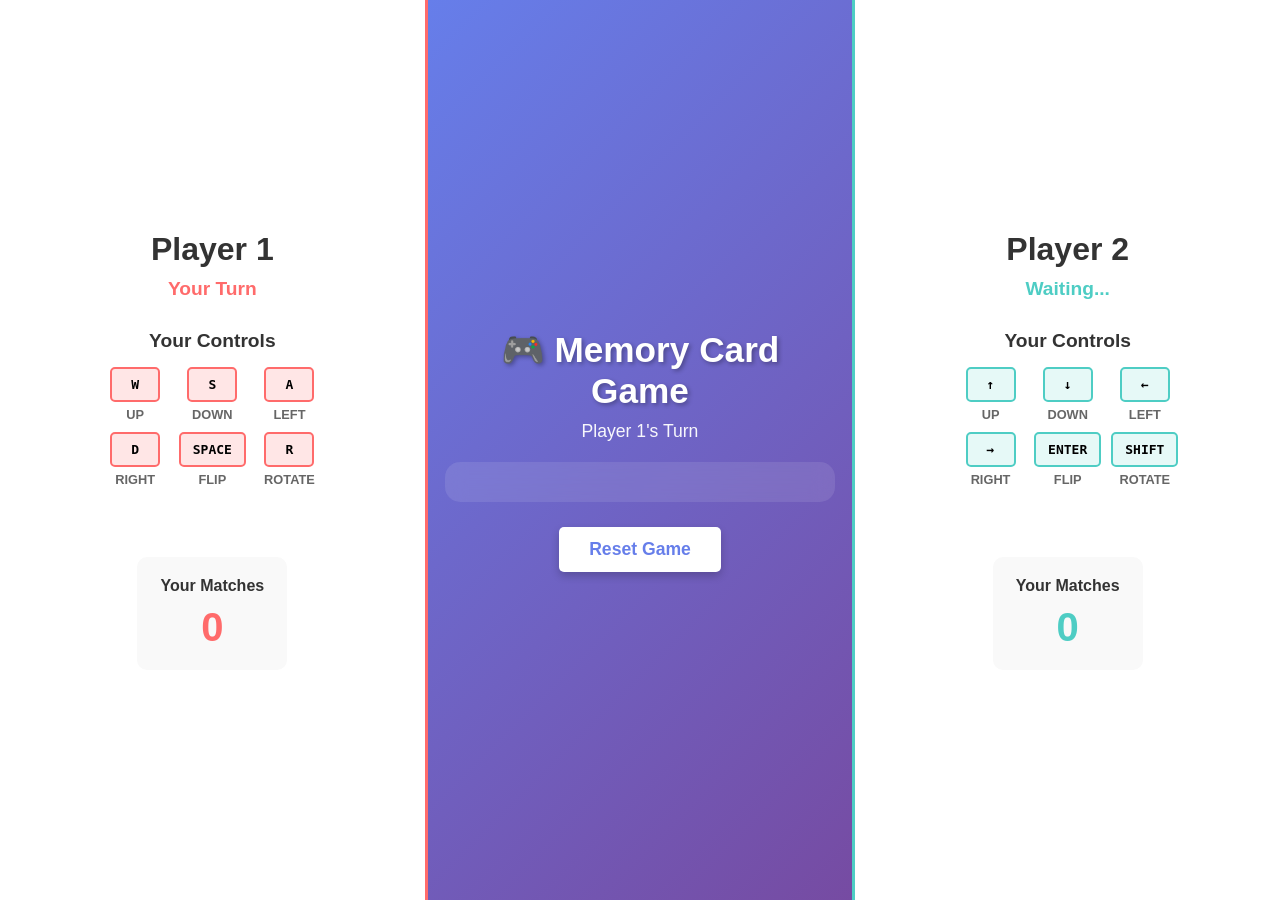
<file: CEC_C++_training_2nd_sem/CEC_C++_training_2nd_sem/Day_8/card_game/split-screen.html>
<!DOCTYPE html>
<html lang="en">
<head>
    <meta charset="UTF-8">
    <meta name="viewport" content="width=device-width, initial-scale=1.0">
    <title>Memory Card Game - Split Screen</title>
    <link rel="stylesheet" href="split-screen.css">
</head>
<body>
    <div class="split-container">
        <!-- Player 1 Screen (Left) -->
        <div class="player-screen player1-screen">
            <div class="screen-header">
                <h2>Player 1</h2>
                <p id="p1-status" class="status-label">Your Turn</p>
            </div>
            
            <div class="controls-section">
                <h3>Your Controls</h3>
                <div class="controls-grid">
                    <div class="control-item">
                        <kbd>W</kbd><span>UP</span>
                    </div>
                    <div class="control-item">
                        <kbd>S</kbd><span>DOWN</span>
                    </div>
                    <div class="control-item">
                        <kbd>A</kbd><span>LEFT</span>
                    </div>
                    <div class="control-item">
                        <kbd>D</kbd><span>RIGHT</span>
                    </div>
                    <div class="control-item">
                        <kbd>SPACE</kbd><span>FLIP</span>
                    </div>
                    <div class="control-item">
                        <kbd>R</kbd><span>ROTATE</span>
                    </div>
                </div>
            </div>

            <div class="player-score">
                <h3>Your Matches</h3>
                <p class="score" id="p1-score">0</p>
            </div>
        </div>

        <!-- Shared Game Board (Center) -->
        <div class="game-center">
            <div class="game-title">
                <h1>🎮 Memory Card Game</h1>
                <p id="current-turn-display">Player 1's Turn</p>
            </div>
            <div class="game-board" id="gameBoard"></div>
            <button class="reset-btn" onclick="resetGame()">Reset Game</button>
        </div>

        <!-- Player 2 Screen (Right) -->
        <div class="player-screen player2-screen">
            <div class="screen-header">
                <h2>Player 2</h2>
                <p id="p2-status" class="status-label">Waiting...</p>
            </div>
            
            <div class="controls-section">
                <h3>Your Controls</h3>
                <div class="controls-grid">
                    <div class="control-item">
                        <kbd>↑</kbd><span>UP</span>
                    </div>
                    <div class="control-item">
                        <kbd>↓</kbd><span>DOWN</span>
                    </div>
                    <div class="control-item">
                        <kbd>←</kbd><span>LEFT</span>
                    </div>
                    <div class="control-item">
                        <kbd>→</kbd><span>RIGHT</span>
                    </div>
                    <div class="control-item">
                        <kbd>ENTER</kbd><span>FLIP</span>
                    </div>
                    <div class="control-item">
                        <kbd>SHIFT</kbd><span>ROTATE</span>
                    </div>
                </div>
            </div>

            <div class="player-score">
                <h3>Your Matches</h3>
                <p class="score" id="p2-score">0</p>
            </div>
        </div>
    </div>

    <script src="script.js"></script>
    <script>
        // Update status labels
        function updateStatusLabels() {
            const p1Status = document.getElementById('p1-status');
            const p2Status = document.getElementById('p2-status');
            
            if (currentPlayer === 1) {
                p1Status.textContent = '✅ Your Turn';
                p2Status.textContent = '⏳ Waiting...';
            } else {
                p1Status.textContent = '⏳ Waiting...';
                p2Status.textContent = '✅ Your Turn';
            }
        }

        // Update scores
        function updateScores() {
            document.getElementById('p1-score').textContent = player1Matches;
            document.getElementById('p2-score').textContent = player2Matches;
        }

        // Update turn display
        function updateTurnDisplay() {
            document.getElementById('current-turn-display').textContent = `Player ${currentPlayer}'s Turn`;
            updateStatusLabels();
        }

        // Override switchPlayer to update display
        const originalSwitchPlayer = switchPlayer;
        switchPlayer = function() {
            originalSwitchPlayer();
            updateTurnDisplay();
        };

        // Override renderBoard to update scores
        const originalRenderBoard = renderBoard;
        renderBoard = function() {
            originalRenderBoard();
            updateScores();
            updateStatusLabels();
        };

        // Initialize
        window.addEventListener('load', () => {
            updateScores();
            updateStatusLabels();
        });
    </script>
</body>
</html>
</file>
<file: Daily_TM/style.css>
﻿/* ============================================
   TASKFLOW - PRODUCTION QUALITY SAAS APP
   ============================================ */

/* ROOT VARIABLES & THEME SYSTEM */
:root {
    /* Light Theme (Default) */
    --bg-primary: #f8fafc;
    --bg-secondary: #ffffff;
    --bg-tertiary: #f1f5f9;
    --surface: #ffffff;
    --card: #ffffff;
    --text-primary: #0f172a;
    --text-secondary: #64748b;
    --text-tertiary: #94a3b8;
    --accent: #6366f1;
    --accent-light: #e0e7ff;
    --accent-dark: #4f46e5;
    --success: #10b981;
    --error: #ef4444;
    --warning: #f59e0b;
    --border: #e2e8f0;
    --shadow-sm: 0 1px 2px 0 rgba(0, 0, 0, 0.05);
    --shadow-md: 0 4px 6px -1px rgba(0, 0, 0, 0.1);
    --shadow-lg: 0 10px 15px -3px rgba(0, 0, 0, 0.1);
    --shadow-xl: 0 20px 25px -5px rgba(0, 0, 0, 0.1);
    --transition: all 0.3s cubic-bezier(0.4, 0, 0.2, 1);
}

:root[data-theme="dark"] {
    /* Dark Theme */
    --bg-primary: #0f172a;
    --bg-secondary: #1e293b;
    --bg-tertiary: #334155;
    --surface: #1e293b;
    --card: #1e293b;
    --text-primary: #f1f5f9;
    --text-secondary: #cbd5e1;
    --text-tertiary: #94a3b8;
    --accent: #6366f1;
    --accent-light: #312e81;
    --accent-dark: #818cf8;
    --success: #10b981;
    --error: #ef4444;
    --warning: #f59e0b;
    --border: #334155;
    --shadow-sm: 0 1px 2px 0 rgba(0, 0, 0, 0.3);
    --shadow-md: 0 4px 6px -1px rgba(0, 0, 0, 0.4);
    --shadow-lg: 0 10px 15px -3px rgba(0, 0, 0, 0.5);
    --shadow-xl: 0 20px 25px -5px rgba(0, 0, 0, 0.6);
}

* {
    margin: 0;
    padding: 0;
    box-sizing: border-box;
}

html {
    scroll-behavior: smooth;
    font-size: 16px;
}

body {
    font-family: 'Inter', -apple-system, BlinkMacSystemFont, 'Segoe UI', sans-serif;
    background-color: var(--bg-primary);
    color: var(--text-primary);
    line-height: 1.6;
    letter-spacing: -0.3px;
    transition: var(--transition);
    overflow-x: hidden;
}

/* ============================================
   AUTHENTICATION PAGE - SPLIT SCREEN
   ============================================ */

.auth-container {
    display: flex;
    height: 100vh;
    background: var(--bg-primary);
}

.auth-split {
    display: grid;
    grid-template-columns: 1fr 1fr;
    width: 100%;
    gap: 0;
}

.auth-hero {
    background: linear-gradient(135deg, var(--accent) 0%, var(--accent-dark) 100%);
    padding: 60px;
    display: flex;
    align-items: center;
    justify-content: center;
    color: white;
    overflow: hidden;
    position: relative;
}

.auth-hero::before {
    content: '';
    position: absolute;
    top: -50%;
    right: -50%;
    width: 100%;
    height: 100%;
    background: radial-gradient(circle, rgba(255, 255, 255, 0.1) 1px, transparent 1px);
    background-size: 50px 50px;
    animation: slideBackground 20s linear infinite;
}

@keyframes slideBackground {
    0% {
        transform: translate(0, 0);
    }

    100% {
        transform: translate(50px, 50px);
    }
}

.hero-content {
    position: relative;
    z-index: 1;
    max-width: 450px;
}

.hero-logo {
    display: flex;
    align-items: center;
    gap: 12px;
    margin-bottom: 40px;
    font-size: 24px;
    font-weight: 700;
    letter-spacing: -1px;
}

.logo-icon {
    font-size: 28px;
}

.hero-messaging h1 {
    font-size: 42px;
    font-weight: 700;
    margin-bottom: 16px;
    line-height: 1.2;
}

.hero-messaging p {
    font-size: 16px;
    opacity: 0.9;
    margin-bottom: 40px;
    line-height: 1.6;
}

.hero-features {
    display: flex;
    flex-direction: column;
    gap: 24px;
    margin-bottom: 60px;
}

.feature-item {
    display: flex;
    gap: 16px;
    align-items: flex-start;
    animation: slideInUp 0.6s ease-out;
}

.feature-icon {
    font-size: 24px;
    flex-shrink: 0;
}

.feature-item h3 {
    font-size: 16px;
    font-weight: 600;
    margin-bottom: 4px;
}

.feature-item p {
    font-size: 14px;
    opacity: 0.85;
}

.hero-stats {
    display: grid;
    grid-template-columns: repeat(3, 1fr);
    gap: 24px;
    padding-top: 40px;
    border-top: 1px solid rgba(255, 255, 255, 0.2);
}

.stat-number {
    font-size: 24px;
    font-weight: 700;
    margin-bottom: 4px;
}

.stat-label {
    font-size: 13px;
    opacity: 0.8;
    font-weight: 500;
}

.auth-panel {
    background: var(--surface);
    padding: 60px 40px;
    display: flex;
    flex-direction: column;
    align-items: center;
    justify-content: center;
    position: relative;
}

.auth-inner {
    width: 100%;
    max-width: 380px;
}

.auth-form {
    display: none;
    animation: fadeIn 0.3s ease-out;
}

.auth-form.active {
    display: block;
}

.auth-header {
    margin-bottom: 32px;
}

.auth-header h2 {
    font-size: 28px;
    font-weight: 700;
    margin-bottom: 8px;
}

.auth-header p {
    color: var(--text-secondary);
    font-size: 14px;
}

.form-group {
    margin-bottom: 20px;
}

.form-group label {
    display: block;
    font-size: 14px;
    font-weight: 500;
    margin-bottom: 8px;
    color: var(--text-primary);
}

.form-group input,
.form-group select {
    width: 100%;
    padding: 12px 14px;
    border: 1px solid var(--border);
    border-radius: 8px;
    background: var(--bg-tertiary);
    color: var(--text-primary);
    font-size: 14px;
    font-family: 'Inter', sans-serif;
    transition: var(--transition);
}

.form-group input:focus,
.form-group select:focus {
    outline: none;
    border-color: var(--accent);
    background: var(--surface);
    box-shadow: 0 0 0 3px var(--accent-light);
}

.password-wrapper {
    position: relative;
}

.password-wrapper input {
    padding-right: 40px;
}

.toggle-password {
    position: absolute;
    right: 12px;
    top: 50%;
    transform: translateY(-50%);
    background: none;
    border: none;
    cursor: pointer;
    color: var(--text-secondary);
    font-size: 18px;
    padding: 8px;
    transition: var(--transition);
}

.toggle-password:hover {
    color: var(--text-primary);
}

.form-options {
    display: flex;
    justify-content: space-between;
    align-items: center;
    margin-bottom: 24px;
    font-size: 14px;
}

.checkbox {
    display: flex;
    align-items: center;
    gap: 8px;
    cursor: pointer;
    user-select: none;
}

.checkbox input {
    width: 16px;
    height: 16px;
    cursor: pointer;
    accent-color: var(--accent);
}

.forgot-link {
    color: var(--accent);
    text-decoration: none;
    font-weight: 500;
    transition: var(--transition);
}

.forgot-link:hover {
    color: var(--accent-dark);
}

.btn {
    border: none;
    border-radius: 8px;
    font-family: 'Inter', sans-serif;
    font-weight: 600;
    cursor: pointer;
    transition: var(--transition);
    display: inline-flex;
    align-items: center;
    justify-content: center;
    gap: 8px;
    letter-spacing: -0.3px;
}

.btn-primary {
    background: var(--accent);
    color: white;
}

.btn-primary:hover {
    background: var(--accent-dark);
    box-shadow: var(--shadow-lg);
}

.btn-primary:active {
    transform: scale(0.98);
}

.btn-secondary {
    background: var(--bg-tertiary);
    color: var(--text-primary);
    border: 1px solid var(--border);
}

.btn-secondary:hover {
    background: var(--border);
}

.btn-large {
    padding: 12px 24px;
    font-size: 15px;
    width: 100%;
}

.btn-sm {
    padding: 8px 12px;
    font-size: 13px;
}

.auth-switch {
    margin-top: 24px;
    text-align: center;
    font-size: 14px;
}

.switch-form-btn {
    background: none;
    border: none;
    color: var(--accent);
    font-weight: 600;
    cursor: pointer;
    transition: var(--transition);
}

.switch-form-btn:hover {
    color: var(--accent-dark);
}

.theme-toggle-wrapper {
    position: absolute;
    bottom: 32px;
    right: 40px;
}

.theme-toggle {
    width: 44px;
    height: 44px;
    border-radius: 8px;
    border: 1px solid var(--border);
    background: var(--bg-tertiary);
    color: var(--text-primary);
    cursor: pointer;
    font-size: 20px;
    display: flex;
    align-items: center;
    justify-content: center;
    transition: var(--transition);
}

.theme-toggle:hover {
    background: var(--border);
}

/* ============================================
   MAIN APPLICATION LAYOUT
   ============================================ */

.app-container {
    display: grid;
    grid-template-columns: 260px 1fr;
    min-height: 100vh;
    background: var(--bg-primary);
    transition: var(--transition);
}

.app-container.hidden {
    display: none;
}

.sidebar {
    background: var(--surface);
    border-right: 1px solid var(--border);
    padding: 24px 16px;
    display: flex;
    flex-direction: column;
    position: fixed;
    left: 0;
    top: 0;
    height: 100vh;
    width: 260px;
    overflow-y: auto;
    z-index: 1000;
    transition: var(--transition);
}

.sidebar.collapsed {
    width: 80px;
}

.sidebar-header {
    display: flex;
    align-items: center;
    justify-content: space-between;
    margin-bottom: 32px;
}

.sidebar-logo {
    display: flex;
    align-items: center;
    gap: 10px;
    font-size: 18px;
    font-weight: 700;
    color: var(--accent);
    letter-spacing: -1px;
}

.sidebar.collapsed .sidebar-logo span,
.sidebar.collapsed .nav-label {
    display: none;
}

.sidebar-toggle {
    display: none;
    background: none;
    border: none;
    font-size: 20px;
    cursor: pointer;
    color: var(--text-primary);
    padding: 4px;
}

.sidebar-nav {
    flex: 1;
    display: flex;
    flex-direction: column;
    gap: 8px;
}

.nav-item {
    display: flex;
    align-items: center;
    gap: 12px;
    padding: 12px 14px;
    border-radius: 8px;
    background: transparent;
    border: none;
    color: var(--text-secondary);
    cursor: pointer;
    font-size: 14px;
    font-weight: 500;
    transition: var(--transition);
    text-decoration: none;
    font-family: 'Inter', sans-serif;
}

.nav-item:hover {
    background: var(--bg-tertiary);
    color: var(--accent);
}

.nav-item.active {
    background: var(--accent-light);
    color: var(--accent);
    font-weight: 600;
}

.nav-icon {
    font-size: 18px;
    flex-shrink: 0;
}

.sidebar-footer {
    padding-top: 16px;
    border-top: 1px solid var(--border);
}

.logout-btn {
    color: var(--error);
    width: 100%;
    justify-content: flex-start;
}

.logout-btn:hover {
    background: rgba(239, 68, 68, 0.1);
}

.main-content {
    grid-column: 2;
    overflow: auto;
    height: 100vh;
    padding-left: 0;
    transition: var(--transition);
}

.sidebar.collapsed~.main-content {
    grid-column: 2;
}

.app-header {
    background: var(--surface);
    border-bottom: 1px solid var(--border);
    padding: 24px 32px;
    display: flex;
    justify-content: space-between;
    align-items: center;
    position: sticky;
    top: 0;
    z-index: 100;
    backdrop-filter: blur(10px);
    background-color: rgba(255, 255, 255, 0.7);
}

:root[data-theme="dark"] .app-header {
    background-color: rgba(30, 41, 59, 0.7);
}

.header-left h1 {
    font-size: 24px;
    font-weight: 700;
    margin-bottom: 4px;
}

.page-subtitle {
    font-size: 13px;
    color: var(--text-secondary);
}

.header-right {
    display: flex;
    align-items: center;
    gap: 16px;
}

.theme-toggle-btn {
    width: 40px;
    height: 40px;
    border-radius: 8px;
    border: 1px solid var(--border);
    background: var(--bg-tertiary);
    cursor: pointer;
    font-size: 18px;
    display: flex;
    align-items: center;
    justify-content: center;
    transition: var(--transition);
}

.theme-toggle-btn:hover {
    background: var(--border);
}

.pages-container {
    padding: 32px;
    animation: fadeIn 0.3s ease-out;
}

.page-content {
    display: none;
    animation: fadeIn 0.3s ease-out;
}

.page-content.active {
    display: block;
}

/* ============================================
   DASHBOARD PAGE
   ============================================ */

.welcome-section {
    background: var(--card);
    border: 1px solid var(--border);
    border-radius: 12px;
    padding: 32px;
    margin-bottom: 32px;
    display: flex;
    justify-content: space-between;
    align-items: center;
}

.welcome-header h2 {
    font-size: 32px;
    font-weight: 700;
    margin-bottom: 8px;
}

.welcome-header p {
    color: var(--text-secondary);
    font-size: 14px;
}

.welcome-clock {
    font-size: 48px;
    font-weight: 300;
    font-variant-numeric: tabular-nums;
    color: var(--accent);
    letter-spacing: -2px;
}

.stats-grid {
    display: grid;
    grid-template-columns: repeat(4, 1fr);
    gap: 20px;
    margin-bottom: 32px;
}

.stat-card {
    background: var(--card);
    border: 1px solid var(--border);
    border-radius: 12px;
    padding: 24px;
    display: flex;
    align-items: center;
    gap: 16px;
    transition: var(--transition);
    animation: slideUp 0.5s ease-out;
}

.stat-card:hover {
    border-color: var(--accent);
    box-shadow: var(--shadow-md);
    transform: translateY(-2px);
}

.stat-icon {
    font-size: 32px;
    flex-shrink: 0;
}

.stat-content {
    flex: 1;
}

.stat-label {
    font-size: 13px;
    color: var(--text-secondary);
    text-transform: uppercase;
    letter-spacing: 0.5px;
    font-weight: 600;
    margin-bottom: 6px;
}

.stat-value {
    font-size: 28px;
    font-weight: 700;
    color: var(--text-primary);
}

.section {
    margin-bottom: 32px;
}

.section-header {
    display: flex;
    justify-content: space-between;
    align-items: center;
    margin-bottom: 20px;
}

.section-header h3 {
    font-size: 18px;
    font-weight: 600;
}

.tasks-list {
    display: flex;
    flex-direction: column;
    gap: 12px;
}

.task-item {
    background: var(--card);
    border: 1px solid var(--border);
    border-radius: 10px;
    padding: 16px;
    display: flex;
    align-items: center;
    gap: 14px;
    transition: var(--transition);
    cursor: pointer;
}

.task-item:hover {
    border-color: var(--accent);
    box-shadow: var(--shadow-md);
}

.task-item.completed {
    opacity: 0.6;
}

.task-checkbox {
    width: 20px;
    height: 20px;
    border: 2px solid var(--border);
    border-radius: 6px;
    cursor: pointer;
    accent-color: var(--accent);
    flex-shrink: 0;
    transition: var(--transition);
}

.task-checkbox:hover {
    border-color: var(--accent);
}

.task-content {
    flex: 1;
    min-width: 0;
}

.task-title {
    font-size: 14px;
    font-weight: 500;
    color: var(--text-primary);
    margin-bottom: 4px;
    word-break: break-word;
}

.task-item.completed .task-title {
    text-decoration: line-through;
    color: var(--text-secondary);
}

.task-meta {
    display: flex;
    gap: 8px;
    font-size: 12px;
    color: var(--text-secondary);
}

.task-tag {
    padding: 2px 8px;
    border-radius: 4px;
    background: var(--accent-light);
    color: var(--accent);
    font-weight: 500;
}

.task-time {
    color: var(--text-tertiary);
}

.task-actions {
    display: flex;
    gap: 8px;
}

.task-action-btn {
    background: none;
    border: none;
    cursor: pointer;
    color: var(--text-secondary);
    font-size: 16px;
    padding: 4px 8px;
    border-radius: 6px;
    transition: var(--transition);
}

.task-action-btn:hover {
    background: var(--bg-tertiary);
    color: var(--text-primary);
}

.insight-card {
    background: linear-gradient(135deg, var(--accent-light) 0%, rgba(99, 102, 241, 0.05) 100%);
    border: 1px solid var(--accent);
    border-radius: 12px;
    padding: 24px;
}

.insight-card h3 {
    font-size: 16px;
    font-weight: 600;
    margin-bottom: 16px;
}

.insight-stats {
    display: grid;
    grid-template-columns: repeat(3, 1fr);
    gap: 24px;
}

.insight-item {
    display: flex;
    flex-direction: column;
}

.insight-label {
    font-size: 12px;
    color: var(--text-secondary);
    text-transform: uppercase;
    letter-spacing: 0.5px;
    font-weight: 600;
    margin-bottom: 8px;
}

.insight-value {
    font-size: 24px;
    font-weight: 700;
    color: var(--accent);
}

/* ============================================
   TASKS PAGE
   ============================================ */

.page-actions {
    display: flex;
    gap: 16px;
    margin-bottom: 24px;
}

.search-bar {
    flex: 1;
}

.search-input {
    width: 100%;
    padding: 12px 16px;
    border: 1px solid var(--border);
    border-radius: 8px;
    background: var(--card);
    color: var(--text-primary);
    font-size: 14px;
    font-family: 'Inter', sans-serif;
    transition: var(--transition);
}

.search-input:focus {
    outline: none;
    border-color: var(--accent);
    box-shadow: 0 0 0 3px var(--accent-light);
}

.filter-tabs {
    display: flex;
    gap: 8px;
    margin-bottom: 24px;
    border-bottom: 1px solid var(--border);
    padding-bottom: 12px;
}

.filter-tab {
    padding: 8px 16px;
    background: none;
    border: none;
    color: var(--text-secondary);
    font-size: 14px;
    font-weight: 500;
    cursor: pointer;
    border-bottom: 2px solid transparent;
    transition: var(--transition);
    margin-bottom: -13px;
}

.filter-tab:hover {
    color: var(--text-primary);
}

.filter-tab.active {
    color: var(--accent);
    border-bottom-color: var(--accent);
}

.tasks-grid {
    display: grid;
    grid-template-columns: repeat(auto-fill, minmax(300px, 1fr));
    gap: 20px;
}

/* ============================================
   TIMELINE PAGE
   ============================================ */

.timeline {
    position: relative;
    padding: 40px 0 40px 40px;
}

.timeline::before {
    content: '';
    position: absolute;
    left: 0;
    top: 0;
    bottom: 0;
    width: 2px;
    background: linear-gradient(180deg, var(--accent), var(--accent-light), transparent);
}

.timeline-item {
    position: relative;
    margin-bottom: 30px;
    animation: slideUp 0.4s ease-out;
}

.timeline-item::before {
    content: '';
    position: absolute;
    left: -28px;
    top: 8px;
    width: 12px;
    height: 12px;
    border-radius: 50%;
    background: var(--accent);
    border: 3px solid var(--surface);
    transition: var(--transition);
}

.timeline-item.completed::before {
    background: var(--success);
}

.timeline-item.failed::before {
    background: var(--error);
}

.timeline-item.rescheduled::before {
    background: var(--warning);
}

.timeline-content {
    background: var(--card);
    border: 1px solid var(--border);
    border-left: 3px solid var(--accent);
    border-radius: 10px;
    padding: 20px;
    transition: var(--transition);
}

.timeline-content.completed {
    border-left-color: var(--success);
}

.timeline-content.failed {
    border-left-color: var(--error);
}

.timeline-content.rescheduled {
    border-left-color: var(--warning);
}

.timeline-content:hover {
    box-shadow: var(--shadow-md);
    border-color: var(--accent);
}

.timeline-date {
    font-size: 12px;
    color: var(--text-secondary);
    margin-bottom: 8px;
    font-weight: 500;
}

.timeline-title {
    font-size: 15px;
    font-weight: 600;
    margin-bottom: 12px;
}

.timeline-status {
    display: inline-block;
    padding: 4px 10px;
    border-radius: 4px;
    font-size: 12px;
    font-weight: 600;
    background: var(--accent-light);
    color: var(--accent);
}

.timeline-status.completed {
    background: rgba(16, 185, 129, 0.1);
    color: var(--success);
}

.timeline-status.failed {
    background: rgba(239, 68, 68, 0.1);
    color: var(--error);
}

.timeline-status.rescheduled {
    background: rgba(245, 158, 11, 0.1);
    color: var(--warning);
}

/* ============================================
   REWARDS PAGE
   ============================================ */

.rewards-grid {
    display: grid;
    grid-template-columns: repeat(4, 1fr);
    gap: 20px;
    margin-bottom: 40px;
}

.reward-card {
    background: var(--card);
    border: 1px solid var(--border);
    border-radius: 12px;
    padding: 28px 24px;
    text-align: center;
    transition: var(--transition);
    animation: slideUp 0.5s ease-out;
}

.reward-card:hover {
    border-color: var(--accent);
    transform: translateY(-4px);
    box-shadow: var(--shadow-lg);
}

.reward-card-1 {
    border-top: 3px solid var(--accent);
}

.reward-card-2 {
    border-top: 3px solid var(--warning);
}

.reward-card-3 {
    border-top: 3px solid var(--success);
}

.reward-card-4 {
    border-top: 3px solid var(--error);
}

.reward-icon {
    font-size: 40px;
    margin-bottom: 16px;
}

.reward-label {
    font-size: 12px;
    color: var(--text-secondary);
    text-transform: uppercase;
    letter-spacing: 0.5px;
    font-weight: 600;
    margin-bottom: 8px;
}

.reward-value {
    font-size: 32px;
    font-weight: 700;
    color: var(--text-primary);
}

.achievements-grid {
    display: grid;
    grid-template-columns: repeat(auto-fill, minmax(140px, 1fr));
    gap: 16px;
}

.achievement {
    background: var(--card);
    border: 2px solid var(--border);
    border-radius: 10px;
    padding: 20px;
    text-align: center;
    transition: var(--transition);
    cursor: pointer;
}

.achievement:hover {
    border-color: var(--accent);
    transform: translateY(-4px);
    box-shadow: var(--shadow-md);
}

.achievement.locked {
    opacity: 0.5;
    filter: grayscale(100%);
}

.achievement-icon {
    font-size: 36px;
    margin-bottom: 12px;
}

.achievement-name {
    font-size: 14px;
    font-weight: 600;
    margin-bottom: 4px;
}

.achievement-desc {
    font-size: 12px;
    color: var(--text-secondary);
}

/* ============================================
   ANALYTICS PAGE
   ============================================ */

.analytics-grid {
    display: grid;
    grid-template-columns: repeat(2, 1fr);
    gap: 24px;
    margin-bottom: 32px;
}

.analytics-card {
    background: var(--card);
    border: 1px solid var(--border);
    border-radius: 12px;
    padding: 28px;
}

.analytics-card h3 {
    font-size: 16px;
    font-weight: 600;
    margin-bottom: 20px;
}

.chart {
    min-height: 280px;
    display: flex;
    align-items: flex-end;
    justify-content: space-around;
    gap: 12px;
}

.chart-bar {
    flex: 1;
    background: linear-gradient(180deg, var(--accent), var(--accent-light));
    border-radius: 6px 6px 0 0;
    min-height: 20px;
    transition: var(--transition);
    position: relative;
}

.chart-bar:hover {
    filter: brightness(1.1);
}

.chart-label {
    position: absolute;
    bottom: -25px;
    left: 50%;
    transform: translateX(-50%);
    font-size: 12px;
    color: var(--text-secondary);
    white-space: nowrap;
    font-weight: 500;
}

.stats-table {
    display: flex;
    flex-direction: column;
    gap: 1px;
    background: var(--border);
    border-radius: 12px;
    overflow: hidden;
}

.table-row {
    background: var(--card);
    padding: 16px 20px;
    display: flex;
    justify-content: space-between;
    align-items: center;
    font-size: 14px;
}

.table-row span:last-child {
    font-weight: 600;
    color: var(--accent);
}

.table-row.highlight {
    background: var(--accent-light);
}

/* ============================================
   SETTINGS PAGE
   ============================================ */

.settings-grid {
    display: grid;
    grid-template-columns: repeat(auto-fit, minmax(300px, 1fr));
    gap: 24px;
}

.settings-section {
    background: var(--card);
    border: 1px solid var(--border);
    border-radius: 12px;
    padding: 24px;
}

.settings-section h3 {
    font-size: 16px;
    font-weight: 600;
    margin-bottom: 20px;
}

.setting-item {
    margin-bottom: 20px;
}

.setting-item label {
    display: block;
    font-size: 14px;
    font-weight: 500;
    margin-bottom: 10px;
    color: var(--text-primary);
}

.setting-value {
    font-size: 14px;
    color: var(--text-secondary);
}

.theme-options {
    display: flex;
    gap: 10px;
}

.theme-option {
    flex: 1;
    padding: 10px 12px;
    border: 1px solid var(--border);
    background: var(--bg-tertiary);
    border-radius: 8px;
    cursor: pointer;
    font-size: 13px;
    font-weight: 500;
    transition: var(--transition);
    color: var(--text-secondary);
}

.theme-option:hover {
    border-color: var(--accent);
}

.theme-option.active {
    background: var(--accent);
    color: white;
    border-color: var(--accent);
}

/* ============================================
   MODAL
   ============================================ */

.modal {
    display: none;
    position: fixed;
    z-index: 2000;
    left: 0;
    top: 0;
    width: 100%;
    height: 100%;
    background-color: rgba(0, 0, 0, 0.5);
    backdrop-filter: blur(4px);
    animation: fadeIn 0.2s ease-out;
    align-items: center;
    justify-content: center;
}

.modal.active {
    display: flex;
}

.modal-content {
    background: var(--surface);
    border: 1px solid var(--border);
    border-radius: 12px;
    padding: 32px;
    max-width: 500px;
    width: 90%;
    max-height: 90vh;
    overflow-y: auto;
    animation: slideUp 0.3s ease-out;
    box-shadow: var(--shadow-xl);
}

.modal-header {
    display: flex;
    justify-content: space-between;
    align-items: center;
    margin-bottom: 24px;
}

.modal-header h2 {
    font-size: 22px;
    font-weight: 700;
}

.modal-close {
    background: none;
    border: none;
    font-size: 28px;
    cursor: pointer;
    color: var(--text-secondary);
    width: 32px;
    height: 32px;
    display: flex;
    align-items: center;
    justify-content: center;
    border-radius: 6px;
    transition: var(--transition);
}

.modal-close:hover {
    background: var(--bg-tertiary);
    color: var(--text-primary);
}

.form-row {
    display: grid;
    grid-template-columns: 1fr 1fr;
    gap: 16px;
}

.modal-actions {
    display: flex;
    gap: 12px;
    margin-top: 28px;
}

.modal-actions button {
    flex: 1;
}

/* ============================================
   NOTIFICATIONS
   ============================================ */

.notification-container {
    position: fixed;
    top: 24px;
    right: 24px;
    z-index: 3000;
    display: flex;
    flex-direction: column;
    gap: 12px;
}

.notification {
    background: var(--card);
    border: 1px solid var(--border);
    border-left: 4px solid var(--accent);
    border-radius: 8px;
    padding: 16px;
    min-width: 300px;
    box-shadow: var(--shadow-lg);
    animation: slideInRight 0.3s ease-out;
    display: flex;
    gap: 12px;
    align-items: flex-start;
}

.notification.success {
    border-left-color: var(--success);
}

.notification.error {
    border-left-color: var(--error);
}

.notification.warning {
    border-left-color: var(--warning);
}

.notification-icon {
    flex-shrink: 0;
    font-size: 18px;
}

.notification-text {
    flex: 1;
    font-size: 14px;
    color: var(--text-primary);
}

/* ============================================
   ANIMATIONS
   ============================================ */

@keyframes fadeIn {
    from {
        opacity: 0;
    }

    to {
        opacity: 1;
    }
}

@keyframes slideUp {
    from {
        opacity: 0;
        transform: translateY(20px);
    }

    to {
        opacity: 1;
        transform: translateY(0);
    }
}

@keyframes slideInUp {
    from {
        opacity: 0;
        transform: translateY(30px);
    }

    to {
        opacity: 1;
        transform: translateY(0);
    }
}

@keyframes slideInRight {
    from {
        opacity: 0;
        transform: translateX(100px);
    }

    to {
        opacity: 1;
        transform: translateX(0);
    }
}

/* ============================================
   RESPONSIVE DESIGN
   ============================================ */

@media (max-width: 1200px) {
    .stats-grid {
        grid-template-columns: repeat(2, 1fr);
    }

    .rewards-grid {
        grid-template-columns: repeat(2, 1fr);
    }

    .analytics-grid {
        grid-template-columns: 1fr;
    }
}

@media (max-width: 768px) {
    .auth-split {
        grid-template-columns: 1fr;
    }

    .auth-hero {
        display: none;
    }

    .auth-panel {
        padding: 40px 24px;
    }

    .app-container {
        grid-template-columns: 1fr;
    }

    .sidebar {
        position: fixed;
        left: 0;
        top: 0;
        height: 100vh;
        width: 260px;
        z-index: 999;
        transform: translateX(-100%);
        transition: transform 0.3s ease-out;
    }

    .sidebar.active {
        transform: translateX(0);
    }

    .sidebar-toggle {
        display: block;
    }

    .main-content {
        grid-column: 1;
    }

    .pages-container {
        padding: 24px 16px;
    }

    .stats-grid {
        grid-template-columns: repeat(2, 1fr);
        gap: 12px;
    }

    .stat-card {
        padding: 16px;
    }

    .stat-icon {
        font-size: 24px;
    }

    .stat-value {
        font-size: 20px;
    }

    .welcome-section {
        flex-direction: column;
        gap: 16px;
        text-align: center;
    }

    .welcome-clock {
        font-size: 36px;
    }

    .tasks-grid {
        grid-template-columns: 1fr;
    }

    .rewards-grid {
        grid-template-columns: 1fr;
    }

    .insight-stats {
        grid-template-columns: 1fr;
    }

    .notification {
        min-width: 280px;
    }
}

@media (max-width: 480px) {
    .modal-content {
        padding: 20px;
    }

    .form-row {
        grid-template-columns: 1fr;
    }

    .page-actions {
        flex-direction: column;
    }

    .section-header {
        flex-direction: column;
        align-items: flex-start;
        gap: 12px;
    }

    .section-header button {
        width: 100%;
    }
}

/* UTILITY CLASSES */

.hidden {
    display: none !important;
}

.text-center {
    text-align: center;
}

.empty-state {
    text-align: center;
    padding: 60px 20px;
    color: var(--text-secondary);
}

.empty-state-icon {
    font-size: 48px;
    margin-bottom: 16px;
}

.empty-state-title {
    font-size: 16px;
    font-weight: 600;
    margin-bottom: 8px;
    color: var(--text-primary);
}

.empty-state-text {
    font-size: 14px;
}
</file>
<file: CEC_C++_training_2nd_sem/CEC_C++_training_2nd_sem/10_sec_game/style.css>
:root {
    --bg-dark: #0f172a;
    --p1-color: #f43f5e;
    --p1-grad: linear-gradient(135deg, #f43f5e, #be123c);
    --p2-color: #0ea5e9;
    --p2-grad: linear-gradient(135deg, #0ea5e9, #0369a1);
    --glass-bg: rgba(255, 255, 255, 0.05);
    --glass-border: rgba(255, 255, 255, 0.1);
    --text-main: #f8fafc;
    --text-muted: #94a3b8;
}

* {
    margin: 0;
    padding: 0;
    box-sizing: border-box;
    font-family: 'Outfit', sans-serif;
}

body {
    background-color: var(--bg-dark);
    color: var(--text-main);
    min-height: 100vh;
    display: flex;
    justify-content: center;
    align-items: center;
    overflow: hidden;
    position: relative;
}

body::before {
    content: '';
    position: absolute;
    top: -50%;
    left: -50%;
    width: 200%;
    height: 200%;
    background: radial-gradient(circle at 20% 50%, rgba(244, 63, 94, 0.15) 0%, transparent 40%),
                radial-gradient(circle at 80% 50%, rgba(14, 165, 233, 0.15) 0%, transparent 40%);
    z-index: -1;
    animation: rotate 30s linear infinite;
}

@keyframes rotate {
    0% { transform: rotate(0deg); }
    100% { transform: rotate(360deg); }
}

.game-container {
    width: 100%;
    max-width: 1200px;
    padding: 2rem;
    display: flex;
    flex-direction: column;
    gap: 3rem;
}

.game-header {
    text-align: center;
}

.game-header h1 {
    font-size: 3.5rem;
    font-weight: 900;
    letter-spacing: -1px;
    background: linear-gradient(to right, #fff, #cbd5e1);
    -webkit-background-clip: text;
    -webkit-text-fill-color: transparent;
    margin-bottom: 0.5rem;
}

.game-header p {
    font-size: 1.1rem;
    color: var(--text-muted);
}

.players-area {
    display: flex;
    justify-content: space-between;
    align-items: stretch;
    gap: 2rem;
    position: relative;
}

.player-panel {
    flex: 1;
    background: var(--glass-bg);
    border: 1px solid var(--glass-border);
    backdrop-filter: blur(16px);
    border-radius: 24px;
    padding: 3rem 2rem;
    display: flex;
    flex-direction: column;
    align-items: center;
    gap: 2rem;
    transition: transform 0.3s cubic-bezier(0.4, 0, 0.2, 1), box-shadow 0.3s ease;
}

.player-panel.active {
    transform: scale(1.02);
}

.player-1.active {
    box-shadow: 0 0 40px rgba(244, 63, 94, 0.2);
    border-color: rgba(244, 63, 94, 0.3);
}

.player-2.active {
    box-shadow: 0 0 40px rgba(14, 165, 233, 0.2);
    border-color: rgba(14, 165, 233, 0.3);
}

.player-info {
    text-align: center;
}

.player-info h2 {
    font-size: 2rem;
    font-weight: 700;
    margin-bottom: 0.5rem;
}

.player-1 h2 { color: var(--p1-color); }
.player-2 h2 { color: var(--p2-color); }

.key-hint {
    font-size: 0.9rem;
    color: var(--text-muted);
    background: rgba(0,0,0,0.3);
    padding: 0.5rem 1rem;
    border-radius: 20px;
}

.timer-display {
    font-size: 6rem;
    font-weight: 900;
    font-variant-numeric: tabular-nums;
    letter-spacing: -2px;
    text-shadow: 0 4px 20px rgba(0,0,0,0.5);
    min-width: 280px;
    text-align: center;
}

.action-btn {
    padding: 1.2rem 4rem;
    font-size: 1.5rem;
    font-weight: 700;
    border: none;
    border-radius: 50px;
    color: white;
    cursor: pointer;
    transition: all 0.2s;
    text-transform: uppercase;
    letter-spacing: 2px;
}

.player-1 .action-btn {
    background: var(--p1-grad);
    box-shadow: 0 10px 20px rgba(244, 63, 94, 0.3);
}

.player-1 .action-btn:hover {
    box-shadow: 0 15px 30px rgba(244, 63, 94, 0.4);
    transform: translateY(-2px);
}

.player-2 .action-btn {
    background: var(--p2-grad);
    box-shadow: 0 10px 20px rgba(14, 165, 233, 0.3);
}

.player-2 .action-btn:hover {
    box-shadow: 0 15px 30px rgba(14, 165, 233, 0.4);
    transform: translateY(-2px);
}

.action-btn:active {
    transform: translateY(2px) !important;
}

.action-btn:disabled {
    opacity: 0.5;
    cursor: not-allowed;
    transform: none !important;
    box-shadow: none !important;
}

.vs-divider {
    display: flex;
    align-items: center;
    justify-content: center;
}

.vs-divider span {
    background: rgba(255,255,255,0.1);
    border: 1px solid rgba(255,255,255,0.2);
    padding: 1rem;
    border-radius: 50%;
    font-weight: 900;
    font-size: 1.2rem;
    color: var(--text-muted);
    backdrop-filter: blur(8px);
}

/* Winner Overlay */
.overlay {
    position: fixed;
    top: 0; left: 0; width: 100%; height: 100%;
    background: rgba(0, 0, 0, 0.8);
    backdrop-filter: blur(8px);
    display: flex;
    justify-content: center;
    align-items: center;
    z-index: 100;
    opacity: 0;
    pointer-events: none;
    transition: opacity 0.4s ease;
}

.overlay.show {
    opacity: 1;
    pointer-events: auto;
}

.winner-card {
    background: var(--glass-bg);
    border: 1px solid var(--glass-border);
    padding: 4rem;
    border-radius: 30px;
    text-align: center;
    transform: translateY(50px);
    transition: transform 0.4s cubic-bezier(0.4, 0, 0.2, 1);
    box-shadow: 0 20px 50px rgba(0,0,0,0.5);
    max-width: 600px;
}

.overlay.show .winner-card {
    transform: translateY(0);
}

#winner-text {
    font-size: 4rem;
    font-weight: 900;
    margin-bottom: 1rem;
}

#winner-subtext {
    font-size: 1.2rem;
    white-space: pre-line;
    color: var(--text-muted);
    margin-bottom: 2.5rem;
    line-height: 1.5;
}

#rematch-btn {
    background: linear-gradient(135deg, #fff, #cbd5e1);
    color: var(--bg-dark);
    border: none;
    padding: 1rem 3rem;
    font-size: 1.2rem;
    font-weight: 700;
    border-radius: 50px;
    cursor: pointer;
    transition: all 0.2s;
}

#rematch-btn:hover {
    transform: translateY(-2px);
    box-shadow: 0 10px 20px rgba(255,255,255,0.2);
}
</file>
<file: CEC_C++_training_2nd_sem/CEC_C++_training_2nd_sem/Day_1/Quiz/styles.css>
@import url('https://fonts.googleapis.com/css2?family=Outfit:wght@300;400;600;800&family=Plus+Jakarta+Sans:wght@400;500;600;700&display=swap');

:root {
  --bg-gradient: linear-gradient(135deg, #050409 0%, #0d091e 50%, #030206 100%);
  --panel-bg: rgba(18, 12, 38, 0.45);
  --panel-border: rgba(255, 255, 255, 0.07);
  --panel-glow: rgba(168, 85, 247, 0.25);
  
  --primary-glow: #bd5cff;
  --secondary-glow: #00f0ff;
  --text-primary: #f8fafc;
  --text-secondary: #94a3b8;
  
  --color-team-a: #00f0ff; /* Electric Cyan */
  --color-team-b: #ff007f; /* Neon Pink */
  --color-correct: #00ff66; /* Neon Emerald */
  --color-wrong: #ff003c; /* Neon Crimson */
  --color-warning: #ffaa00; /* Neon Gold */
}

* {
  box-sizing: border-box;
  margin: 0;
  padding: 0;
}

body {
  font-family: 'Plus Jakarta Sans', sans-serif;
  background: var(--bg-gradient);
  color: var(--text-primary);
  min-height: 100vh;
  overflow-x: hidden;
  display: flex;
  flex-direction: column;
  justify-content: space-between;
}

h1, h2, h3, h4, h5, h6, .display-font {
  font-family: 'Outfit', sans-serif;
  font-weight: 800;
  letter-spacing: -0.02em;
}

/* Glassmorphism Container */
.glass-panel {
  background: var(--panel-bg);
  backdrop-filter: blur(20px);
  -webkit-backdrop-filter: blur(20px);
  border: 1px solid var(--panel-border);
  border-radius: 28px;
  box-shadow: 0 15px 50px -15px rgba(0, 0, 0, 0.7), inset 0 1px 1px rgba(255, 255, 255, 0.08);
  transition: all 0.4s cubic-bezier(0.16, 1, 0.3, 1);
}

.glass-panel:hover {
  border-color: rgba(255, 255, 255, 0.15);
  box-shadow: 0 20px 60px -10px rgba(0, 0, 0, 0.8), 0 0 40px var(--panel-glow);
}

/* Navbar Logo Style */
.app-logo {
  height: 90px;
  width: auto;
  filter: drop-shadow(0 0 15px rgba(255, 255, 255, 0.25));
  transition: transform 0.4s cubic-bezier(0.175, 0.885, 0.32, 1.275);
}

.app-logo:hover {
  transform: scale(1.1) rotate(2deg);
  filter: drop-shadow(0 0 30px var(--primary-glow));
}

/* Screens Management */
.game-screen {
  display: none;
  opacity: 0;
  transform: translateY(30px);
  transition: opacity 0.5s cubic-bezier(0.16, 1, 0.3, 1), transform 0.5s cubic-bezier(0.16, 1, 0.3, 1);
  flex-grow: 1;
}

.game-screen.active {
  display: flex;
  flex-direction: column;
  justify-content: center;
  opacity: 1;
  transform: translateY(0);
}

/* Splash/Welcome Screen */
#splash-screen {
  text-align: center;
}

.welcome-logo {
  height: 180px;
  width: auto;
  margin-bottom: 2.5rem;
  animation: logoPulse 3s infinite ease-in-out;
}

@keyframes logoPulse {
  0%, 100% {
    transform: scale(1);
    filter: drop-shadow(0 0 25px rgba(255, 255, 255, 0.15));
  }
  50% {
    transform: scale(1.06);
    filter: drop-shadow(0 0 45px var(--primary-glow));
  }
}

/* Bigger buttons for visibility */
.btn-premium {
  background: linear-gradient(135deg, #c084fc 0%, #7c3aed 100%);
  border: none;
  color: white;
  font-weight: 800;
  font-family: 'Outfit', sans-serif;
  font-size: 1.4rem;
  padding: 18px 36px;
  border-radius: 18px;
  box-shadow: 0 6px 25px rgba(124, 58, 237, 0.35);
  transition: all 0.3s cubic-bezier(0.16, 1, 0.3, 1);
  text-transform: uppercase;
  letter-spacing: 0.06em;
  position: relative;
  overflow: hidden;
}

.btn-premium:hover {
  transform: translateY(-3px);
  box-shadow: 0 10px 35px rgba(124, 58, 237, 0.55);
  background: linear-gradient(135deg, #d8b4fe 0%, #8b5cf6 100%);
}

.btn-premium:active {
  transform: translateY(1px);
}

.btn-premium::after {
  content: '';
  position: absolute;
  top: -50%;
  left: -60%;
  width: 30%;
  height: 200%;
  background: rgba(255, 255, 255, 0.18);
  transform: rotate(30deg);
  transition: all 0.6s ease;
}

.btn-premium:hover::after {
  left: 130%;
}

/* Room selection cards */
.room-card {
  border: 1px solid rgba(255, 255, 255, 0.05);
  background: rgba(18, 12, 38, 0.3);
  border-radius: 24px;
  transition: all 0.3s cubic-bezier(0.16, 1, 0.3, 1);
  padding: 24px;
}

.room-card:hover {
  transform: translateY(-8px);
  border-color: var(--primary-glow);
  box-shadow: 0 15px 40px rgba(168, 85, 247, 0.25);
  background: rgba(18, 12, 38, 0.6);
}

.room-status-badge {
  font-size: 1.1rem;
  padding: 8px 16px;
  border-radius: 30px;
  font-weight: 800;
  letter-spacing: 0.05em;
  text-transform: uppercase;
}

/* Setup Inputs */
.form-input-custom {
  background: rgba(255, 255, 255, 0.04);
  border: 1px solid rgba(255, 255, 255, 0.12);
  color: white;
  border-radius: 16px;
  padding: 18px 24px;
  font-size: 1.4rem;
  font-weight: 600;
  transition: all 0.3s;
}

.form-input-custom:focus {
  background: rgba(255, 255, 255, 0.08);
  border-color: var(--primary-glow);
  box-shadow: 0 0 20px rgba(168, 85, 247, 0.35);
  color: white;
  outline: none;
}

/* Team Selection Panel in Setup */
.team-select-card {
  cursor: pointer;
  border: 2px solid transparent;
  transition: all 0.3s;
}

.team-select-card.team-a-border:hover {
  border-color: rgba(0, 240, 255, 0.6);
  box-shadow: 0 0 30px rgba(0, 240, 255, 0.2);
}

.team-select-card.team-b-border:hover {
  border-color: rgba(255, 0, 127, 0.6);
  box-shadow: 0 0 30px rgba(255, 0, 127, 0.2);
}

.team-select-card.active-team-a {
  border-color: var(--color-team-a) !important;
  box-shadow: 0 0 35px rgba(0, 240, 255, 0.45) !important;
  background: rgba(0, 240, 255, 0.08) !important;
  color: white !important;
}

.team-select-card.active-team-b {
  border-color: var(--color-team-b) !important;
  box-shadow: 0 0 35px rgba(255, 0, 127, 0.45) !important;
  background: rgba(255, 0, 127, 0.08) !important;
  color: white !important;
}

/* Active Game Panels */
.team-panel {
  padding: 30px 24px;
  border-radius: 26px;
  text-align: center;
  transition: all 0.4s cubic-bezier(0.16, 1, 0.3, 1);
  border: 2px solid transparent;
}

.team-panel.team-a {
  background: rgba(0, 240, 255, 0.02);
  border-color: rgba(0, 240, 255, 0.1);
}

.team-panel.team-b {
  background: rgba(255, 0, 127, 0.02);
  border-color: rgba(255, 0, 127, 0.1);
}

.team-panel h3 {
  font-size: 2.2rem;
  font-weight: 800;
}

/* Active Turn Glowing */
.team-panel.team-a.active {
  background: rgba(0, 240, 255, 0.08);
  border-color: var(--color-team-a);
  box-shadow: 0 0 45px rgba(0, 240, 255, 0.45);
  transform: scale(1.05);
}

.team-panel.team-b.active {
  background: rgba(255, 0, 127, 0.08);
  border-color: var(--color-team-b);
  box-shadow: 0 0 45px rgba(255, 0, 127, 0.45);
  transform: scale(1.05);
}

.team-score {
  font-size: 6.5rem;
  font-weight: 800;
  margin-top: 15px;
  text-shadow: 0 0 25px currentColor;
}

/* Large Timer Styling */
.timer-container {
  position: relative;
  width: 120px;
  height: 120px;
  margin: 0 auto;
}

.timer-svg {
  transform: rotate(-90deg);
  width: 100%;
  height: 100%;
}

.timer-circle-bg {
  fill: none;
  stroke: rgba(255, 255, 255, 0.05);
  stroke-width: 8;
}

.timer-circle-progress {
  fill: none;
  stroke: var(--color-correct);
  stroke-width: 8;
  stroke-dasharray: 339;
  stroke-dashoffset: 0;
  stroke-linecap: round;
  transition: stroke-dashoffset 1s linear, stroke 0.3s;
}

.timer-text {
  position: absolute;
  top: 50%;
  left: 50%;
  transform: translate(-50%, -50%);
  font-family: 'Outfit', sans-serif;
  font-size: 2.8rem;
  font-weight: 800;
  color: white;
  text-shadow: 0 0 15px rgba(255, 255, 255, 0.3);
}

.timer-warning .timer-circle-progress {
  stroke: var(--color-warning);
}

.timer-danger .timer-circle-progress {
  stroke: var(--color-wrong);
  animation: timerPulse 0.5s infinite alternate;
}

/* Question Section - Enlarged for classroom display */
.badge-category {
  padding: 10px 22px;
  border-radius: 35px;
  font-weight: 800;
  font-size: 1.2rem;
  letter-spacing: 0.08em;
  text-transform: uppercase;
  margin-bottom: 2rem;
  display: inline-block;
}

.badge-fact {
  background: rgba(189, 92, 255, 0.18);
  color: #d8b4fe;
  border: 1px solid rgba(189, 92, 255, 0.35);
  box-shadow: 0 0 20px rgba(189, 92, 255, 0.15);
}

.badge-curriculum {
  background: rgba(0, 240, 255, 0.18);
  color: #67e8f9;
  border: 1px solid rgba(0, 240, 255, 0.35);
  box-shadow: 0 0 20px rgba(0, 240, 255, 0.15);
}

.question-text {
  font-size: 2.4rem;
  line-height: 1.45;
  font-weight: 700;
  margin-bottom: 2.5rem;
  text-shadow: 0 2px 8px rgba(0, 0, 0, 0.6);
}

/* Options Grid - Larger options */
.option-btn {
  background: rgba(255, 255, 255, 0.03);
  border: 1px solid rgba(255, 255, 255, 0.08);
  border-radius: 20px;
  padding: 22px 30px;
  color: var(--text-primary);
  text-align: left;
  font-size: 1.6rem;
  font-weight: 600;
  transition: all 0.25s cubic-bezier(0.16, 1, 0.3, 1);
  display: flex;
  align-items: center;
  width: 100%;
  position: relative;
  overflow: hidden;
}

.option-prefix {
  width: 44px;
  height: 44px;
  background: rgba(255, 255, 255, 0.08);
  border-radius: 12px;
  display: flex;
  align-items: center;
  justify-content: center;
  font-weight: 800;
  font-size: 1.6rem;
  margin-right: 20px;
  color: var(--text-secondary);
  transition: all 0.3s;
}

.option-btn:hover:not(:disabled) {
  background: rgba(255, 255, 255, 0.08);
  border-color: rgba(255, 255, 255, 0.25);
  transform: translateY(-3px);
  box-shadow: 0 8px 25px rgba(0, 0, 0, 0.4);
}

.option-btn:hover:not(:disabled) .option-prefix {
  background: var(--primary-glow);
  color: white;
  box-shadow: 0 0 15px rgba(189, 92, 255, 0.5);
}

/* Option Click States */
.option-btn.correct {
  background: rgba(0, 255, 102, 0.15) !important;
  border-color: var(--color-correct) !important;
  color: white;
  box-shadow: 0 0 30px rgba(0, 255, 102, 0.35);
  animation: correctPulse 0.4s ease-out;
}

.option-btn.correct .option-prefix {
  background: var(--color-correct) !important;
  color: black;
}

.option-btn.wrong {
  background: rgba(255, 0, 60, 0.15) !important;
  border-color: var(--color-wrong) !important;
  color: white;
  box-shadow: 0 0 30px rgba(255, 0, 60, 0.35);
  animation: shakeBtn 0.4s ease-in-out;
}

.option-btn.wrong .option-prefix {
  background: var(--color-wrong) !important;
  color: white;
}

.option-btn:disabled {
  opacity: 0.3;
  cursor: not-allowed;
}

/* Big Notification Overlays */
.game-overlay {
  position: fixed;
  top: 0;
  left: 0;
  width: 100%;
  height: 100%;
  background: rgba(6, 4, 12, 0.94);
  backdrop-filter: blur(12px);
  z-index: 1000;
  display: flex;
  align-items: center;
  justify-content: center;
  opacity: 0;
  pointer-events: none;
  transition: opacity 0.3s ease;
}

.overlay-content {
  text-align: center;
  transform: scale(0.75);
  transition: transform 0.4s cubic-bezier(0.175, 0.885, 0.32, 1.275);
  max-width: 700px;
  padding: 45px;
}

.overlay-title {
  font-size: 5.5rem;
  font-weight: 800;
  margin-bottom: 2rem;
  text-transform: uppercase;
}

.overlay-subtitle {
  font-size: 2.4rem;
  color: var(--text-secondary);
  margin-bottom: 2.5rem;
}

/* Custom overlay colors */
.overlay-correct .overlay-title {
  color: var(--color-correct);
  text-shadow: 0 0 35px rgba(0, 255, 102, 0.6);
}

.overlay-wrong .overlay-title {
  color: var(--color-wrong);
  text-shadow: 0 0 35px rgba(255, 0, 60, 0.6);
}

.overlay-steal .overlay-title {
  color: var(--color-warning);
  text-shadow: 0 0 35px rgba(255, 170, 0, 0.6);
}

/* Winner Screen Display */
#winner-screen h1 {
  font-size: 4.5rem;
}

/* Footer / Control bar */
.control-bar {
  border-top: 1px solid var(--panel-border);
  background: rgba(5, 4, 9, 0.85);
  padding: 16px 30px;
}

.btn-control {
  background: rgba(255, 255, 255, 0.05);
  border: 1px solid rgba(255, 255, 255, 0.1);
  color: var(--text-secondary);
  border-radius: 12px;
  padding: 10px 20px;
  font-weight: 700;
  font-size: 1.1rem;
  transition: all 0.2s;
}

.btn-control:hover {
  background: rgba(255, 255, 255, 0.12);
  color: white;
  border-color: rgba(255, 255, 255, 0.25);
}

/* Status Indicators */
.turn-indicator {
  display: inline-flex;
  align-items: center;
  padding: 10px 20px;
  border-radius: 14px;
  font-weight: 800;
  font-size: 1.3rem;
}

.turn-indicator.team-a {
  background: rgba(0, 240, 255, 0.18);
  color: var(--color-team-a);
  box-shadow: 0 0 15px rgba(0, 240, 255, 0.25);
}

.turn-indicator.team-b {
  background: rgba(255, 0, 127, 0.18);
  color: var(--color-team-b);
  box-shadow: 0 0 15px rgba(255, 0, 127, 0.25);
}

#game-round-info {
  font-size: 1.7rem !important;
}

/* Confetti */
#confetti-canvas {
  position: fixed;
  top: 0;
  left: 0;
  width: 100%;
  height: 100%;
  pointer-events: none;
  z-index: 999;
  display: none;
}
</file>
<file: CEC_C++_training_2nd_sem/CEC_C++_training_2nd_sem/Day_5/Quiz/styles.css>
@import url('https://fonts.googleapis.com/css2?family=Outfit:wght@300;400;600;800&family=Plus+Jakarta+Sans:wght@400;500;600;700&display=swap');

:root {
  --bg-gradient: linear-gradient(135deg, #030a05 0%, #071a0d 50%, #020804 100%);
  --panel-bg: rgba(10, 30, 15, 0.45);
  --panel-border: rgba(255, 255, 255, 0.07);
  --panel-glow: rgba(52, 211, 153, 0.25);
  
  --primary-glow: #34d399;
  --secondary-glow: #00f0ff;
  --text-primary: #f8fafc;
  --text-secondary: #94a3b8;
  
  --color-team-a: #00f0ff; /* Electric Cyan */
  --color-team-b: #ff007f; /* Neon Pink */
  --color-correct: #00ff66; /* Neon Emerald */
  --color-wrong: #ff003c; /* Neon Crimson */
  --color-warning: #ffaa00; /* Neon Gold */
}

* {
  box-sizing: border-box;
  margin: 0;
  padding: 0;
}

body {
  font-family: 'Plus Jakarta Sans', sans-serif;
  background: var(--bg-gradient);
  color: var(--text-primary);
  min-height: 100vh;
  overflow-x: hidden;
  display: flex;
  flex-direction: column;
  justify-content: space-between;
}

h1, h2, h3, h4, h5, h6, .display-font {
  font-family: 'Outfit', sans-serif;
  font-weight: 800;
  letter-spacing: -0.02em;
}

/* Glassmorphism Container */
.glass-panel {
  background: var(--panel-bg);
  backdrop-filter: blur(20px);
  -webkit-backdrop-filter: blur(20px);
  border: 1px solid var(--panel-border);
  border-radius: 28px;
  box-shadow: 0 15px 50px -15px rgba(0, 0, 0, 0.7), inset 0 1px 1px rgba(255, 255, 255, 0.08);
  transition: all 0.4s cubic-bezier(0.16, 1, 0.3, 1);
}

.glass-panel:hover {
  border-color: rgba(255, 255, 255, 0.15);
  box-shadow: 0 20px 60px -10px rgba(0, 0, 0, 0.8), 0 0 40px var(--panel-glow);
}

/* Navbar Logo Style */
.app-logo {
  height: 90px;
  width: auto;
  filter: drop-shadow(0 0 15px rgba(255, 255, 255, 0.25));
  transition: transform 0.4s cubic-bezier(0.175, 0.885, 0.32, 1.275);
}

.app-logo:hover {
  transform: scale(1.1) rotate(2deg);
  filter: drop-shadow(0 0 30px var(--primary-glow));
}

/* Screens Management */
.game-screen {
  display: none;
  opacity: 0;
  transform: translateY(30px);
  transition: opacity 0.5s cubic-bezier(0.16, 1, 0.3, 1), transform 0.5s cubic-bezier(0.16, 1, 0.3, 1);
  flex-grow: 1;
}

.game-screen.active {
  display: flex;
  flex-direction: column;
  justify-content: center;
  opacity: 1;
  transform: translateY(0);
}

/* Splash/Welcome Screen */
#splash-screen {
  text-align: center;
}

.welcome-logo {
  height: 180px;
  width: auto;
  margin-bottom: 2.5rem;
  animation: logoPulse 3s infinite ease-in-out;
}

@keyframes logoPulse {
  0%, 100% {
    transform: scale(1);
    filter: drop-shadow(0 0 25px rgba(255, 255, 255, 0.15));
  }
  50% {
    transform: scale(1.06);
    filter: drop-shadow(0 0 45px var(--primary-glow));
  }
}

/* Bigger buttons for visibility */
.btn-premium {
  background: linear-gradient(135deg, #34d399 0%, #059669 100%);
  border: none;
  color: white;
  font-weight: 800;
  font-family: 'Outfit', sans-serif;
  font-size: 1.4rem;
  padding: 18px 36px;
  border-radius: 18px;
  box-shadow: 0 6px 25px rgba(5, 150, 105, 0.35);
  transition: all 0.3s cubic-bezier(0.16, 1, 0.3, 1);
  text-transform: uppercase;
  letter-spacing: 0.06em;
  position: relative;
  overflow: hidden;
}

.btn-premium:hover {
  transform: translateY(-3px);
  box-shadow: 0 10px 35px rgba(5, 150, 105, 0.55);
  background: linear-gradient(135deg, #6ee7b7 0%, #10b981 100%);
}

.btn-premium:active {
  transform: translateY(1px);
}

.btn-premium::after {
  content: '';
  position: absolute;
  top: -50%;
  left: -60%;
  width: 30%;
  height: 200%;
  background: rgba(255, 255, 255, 0.18);
  transform: rotate(30deg);
  transition: all 0.6s ease;
}

.btn-premium:hover::after {
  left: 130%;
}

/* Room selection cards */
.room-card {
  border: 1px solid rgba(255, 255, 255, 0.05);
  background: rgba(10, 30, 15, 0.3);
  border-radius: 24px;
  transition: all 0.3s cubic-bezier(0.16, 1, 0.3, 1);
  padding: 24px;
}

.room-card:hover {
  transform: translateY(-8px);
  border-color: var(--primary-glow);
  box-shadow: 0 15px 40px rgba(52, 211, 153, 0.25);
  background: rgba(10, 30, 15, 0.6);
}

.room-status-badge {
  font-size: 1.1rem;
  padding: 8px 16px;
  border-radius: 30px;
  font-weight: 800;
  letter-spacing: 0.05em;
  text-transform: uppercase;
}

/* Setup Inputs */
.form-input-custom {
  background: rgba(255, 255, 255, 0.04);
  border: 1px solid rgba(255, 255, 255, 0.12);
  color: white;
  border-radius: 16px;
  padding: 18px 24px;
  font-size: 1.4rem;
  font-weight: 600;
  transition: all 0.3s;
}

.form-input-custom:focus {
  background: rgba(255, 255, 255, 0.08);
  border-color: var(--primary-glow);
  box-shadow: 0 0 20px rgba(52, 211, 153, 0.35);
  color: white;
  outline: none;
}

/* Team Selection Panel in Setup */
.team-select-card {
  cursor: pointer;
  border: 2px solid transparent;
  transition: all 0.3s;
}

.team-select-card.team-a-border:hover {
  border-color: rgba(0, 240, 255, 0.6);
  box-shadow: 0 0 30px rgba(0, 240, 255, 0.2);
}

.team-select-card.team-b-border:hover {
  border-color: rgba(255, 0, 127, 0.6);
  box-shadow: 0 0 30px rgba(255, 0, 127, 0.2);
}

.team-select-card.active-team-a {
  border-color: var(--color-team-a) !important;
  box-shadow: 0 0 35px rgba(0, 240, 255, 0.45) !important;
  background: rgba(0, 240, 255, 0.08) !important;
  color: white !important;
}

.team-select-card.active-team-b {
  border-color: var(--color-team-b) !important;
  box-shadow: 0 0 35px rgba(255, 0, 127, 0.45) !important;
  background: rgba(255, 0, 127, 0.08) !important;
  color: white !important;
}

/* Active Game Panels */
.team-panel {
  padding: 30px 24px;
  border-radius: 26px;
  text-align: center;
  transition: all 0.4s cubic-bezier(0.16, 1, 0.3, 1);
  border: 2px solid transparent;
}

.team-panel.team-a {
  background: rgba(0, 240, 255, 0.02);
  border-color: rgba(0, 240, 255, 0.1);
}

.team-panel.team-b {
  background: rgba(255, 0, 127, 0.02);
  border-color: rgba(255, 0, 127, 0.1);
}

.team-panel h3 {
  font-size: 2.2rem;
  font-weight: 800;
}

/* Active Turn Glowing */
.team-panel.team-a.active {
  background: rgba(0, 240, 255, 0.08);
  border-color: var(--color-team-a);
  box-shadow: 0 0 45px rgba(0, 240, 255, 0.45);
  transform: scale(1.05);
}

.team-panel.team-b.active {
  background: rgba(255, 0, 127, 0.08);
  border-color: var(--color-team-b);
  box-shadow: 0 0 45px rgba(255, 0, 127, 0.45);
  transform: scale(1.05);
}

.team-score {
  font-size: 6.5rem;
  font-weight: 800;
  margin-top: 15px;
  text-shadow: 0 0 25px currentColor;
}

/* Large Timer Styling */
.timer-container {
  position: relative;
  width: 120px;
  height: 120px;
  margin: 0 auto;
}

.timer-svg {
  transform: rotate(-90deg);
  width: 100%;
  height: 100%;
}

.timer-circle-bg {
  fill: none;
  stroke: rgba(255, 255, 255, 0.05);
  stroke-width: 8;
}

.timer-circle-progress {
  fill: none;
  stroke: var(--color-correct);
  stroke-width: 8;
  stroke-dasharray: 339;
  stroke-dashoffset: 0;
  stroke-linecap: round;
  transition: stroke-dashoffset 1s linear, stroke 0.3s;
}

.timer-text {
  position: absolute;
  top: 50%;
  left: 50%;
  transform: translate(-50%, -50%);
  font-family: 'Outfit', sans-serif;
  font-size: 2.8rem;
  font-weight: 800;
  color: white;
  text-shadow: 0 0 15px rgba(255, 255, 255, 0.3);
}

.timer-warning .timer-circle-progress {
  stroke: var(--color-warning);
}

.timer-danger .timer-circle-progress {
  stroke: var(--color-wrong);
  animation: timerPulse 0.5s infinite alternate;
}

@keyframes timerPulse {
  from { opacity: 1; }
  to { opacity: 0.4; }
}

/* Question Section - Enlarged for classroom display */
.badge-category {
  padding: 10px 22px;
  border-radius: 35px;
  font-weight: 800;
  font-size: 1.2rem;
  letter-spacing: 0.08em;
  text-transform: uppercase;
  margin-bottom: 2rem;
  display: inline-block;
}

.badge-fact {
  background: rgba(52, 211, 153, 0.18);
  color: #6ee7b7;
  border: 1px solid rgba(52, 211, 153, 0.35);
  box-shadow: 0 0 20px rgba(52, 211, 153, 0.15);
}

.badge-curriculum {
  background: rgba(0, 240, 255, 0.18);
  color: #67e8f9;
  border: 1px solid rgba(0, 240, 255, 0.35);
  box-shadow: 0 0 20px rgba(0, 240, 255, 0.15);
}

.question-text {
  font-size: 2.4rem;
  line-height: 1.45;
  font-weight: 700;
  margin-bottom: 2.5rem;
  text-shadow: 0 2px 8px rgba(0, 0, 0, 0.6);
}

/* Options Grid - Larger options */
.option-btn {
  background: rgba(255, 255, 255, 0.03);
  border: 1px solid rgba(255, 255, 255, 0.08);
  border-radius: 20px;
  padding: 22px 30px;
  color: var(--text-primary);
  text-align: left;
  font-size: 1.6rem;
  font-weight: 600;
  transition: all 0.25s cubic-bezier(0.16, 1, 0.3, 1);
  display: flex;
  align-items: center;
  width: 100%;
  position: relative;
  overflow: hidden;
}

.option-prefix {
  width: 44px;
  height: 44px;
  background: rgba(255, 255, 255, 0.08);
  border-radius: 12px;
  display: flex;
  align-items: center;
  justify-content: center;
  font-weight: 800;
  font-size: 1.6rem;
  margin-right: 20px;
  color: var(--text-secondary);
  transition: all 0.3s;
}

.option-btn:hover:not(:disabled) {
  background: rgba(255, 255, 255, 0.08);
  border-color: rgba(255, 255, 255, 0.25);
  transform: translateY(-3px);
  box-shadow: 0 8px 25px rgba(0, 0, 0, 0.4);
}

.option-btn:hover:not(:disabled) .option-prefix {
  background: var(--primary-glow);
  color: black;
  box-shadow: 0 0 15px rgba(52, 211, 153, 0.5);
}

/* Option Click States */
.option-btn.correct {
  background: rgba(0, 255, 102, 0.15) !important;
  border-color: var(--color-correct) !important;
  color: white;
  box-shadow: 0 0 30px rgba(0, 255, 102, 0.35);
  animation: correctPulse 0.4s ease-out;
}

@keyframes correctPulse {
  0% { transform: scale(1); }
  50% { transform: scale(1.02); }
  100% { transform: scale(1); }
}

.option-btn.correct .option-prefix {
  background: var(--color-correct) !important;
  color: black;
}

.option-btn.wrong {
  background: rgba(255, 0, 60, 0.15) !important;
  border-color: var(--color-wrong) !important;
  color: white;
  box-shadow: 0 0 30px rgba(255, 0, 60, 0.35);
  animation: shakeBtn 0.4s ease-in-out;
}

@keyframes shakeBtn {
  0%, 100% { transform: translateX(0); }
  25% { transform: translateX(-8px); }
  75% { transform: translateX(8px); }
}

.option-btn.wrong .option-prefix {
  background: var(--color-wrong) !important;
  color: white;
}

.option-btn:disabled {
  opacity: 0.3;
  cursor: not-allowed;
}

/* Big Notification Overlays */
.game-overlay {
  position: fixed;
  top: 0;
  left: 0;
  width: 100%;
  height: 100%;
  background: rgba(4, 12, 6, 0.94);
  backdrop-filter: blur(12px);
  z-index: 1000;
  display: flex;
  align-items: center;
  justify-content: center;
  opacity: 0;
  pointer-events: none;
  transition: opacity 0.3s ease;
}

.game-overlay.active {
  opacity: 1;
  pointer-events: all;
}

.overlay-content {
  text-align: center;
  transform: scale(0.75);
  transition: transform 0.4s cubic-bezier(0.175, 0.885, 0.32, 1.275);
  max-width: 700px;
  padding: 45px;
}

.game-overlay.active .overlay-content {
  transform: scale(1);
}

.overlay-title {
  font-size: 5.5rem;
  font-weight: 800;
  margin-bottom: 2rem;
  text-transform: uppercase;
}

.overlay-subtitle {
  font-size: 2.4rem;
  color: var(--text-secondary);
  margin-bottom: 2.5rem;
}

/* Custom overlay colors */
.overlay-correct .overlay-title {
  color: var(--color-correct);
  text-shadow: 0 0 35px rgba(0, 255, 102, 0.6);
}

.overlay-wrong .overlay-title {
  color: var(--color-wrong);
  text-shadow: 0 0 35px rgba(255, 0, 60, 0.6);
}

.overlay-steal .overlay-title {
  color: var(--color-warning);
  text-shadow: 0 0 35px rgba(255, 170, 0, 0.6);
}

/* Winner Screen Display */
#winner-screen h1 {
  font-size: 4.5rem;
}

/* Footer / Control bar */
.control-bar {
  border-top: 1px solid var(--panel-border);
  background: rgba(3, 8, 4, 0.85);
  padding: 16px 30px;
}

.btn-control {
  background: rgba(255, 255, 255, 0.05);
  border: 1px solid rgba(255, 255, 255, 0.1);
  color: var(--text-secondary);
  border-radius: 12px;
  padding: 10px 20px;
  font-weight: 700;
  font-size: 1.1rem;
  transition: all 0.2s;
}

.btn-control:hover {
  background: rgba(255, 255, 255, 0.12);
  color: white;
  border-color: rgba(255, 255, 255, 0.25);
}

/* Status Indicators */
.turn-indicator {
  display: inline-flex;
  align-items: center;
  padding: 10px 20px;
  border-radius: 14px;
  font-weight: 800;
  font-size: 1.3rem;
}

.turn-indicator.team-a {
  background: rgba(0, 240, 255, 0.18);
  color: var(--color-team-a);
  box-shadow: 0 0 15px rgba(0, 240, 255, 0.25);
}

.turn-indicator.team-b {
  background: rgba(255, 0, 127, 0.18);
  color: var(--color-team-b);
  box-shadow: 0 0 15px rgba(255, 0, 127, 0.25);
}

#game-round-info {
  font-size: 1.7rem !important;
}

/* Confetti */
#confetti-canvas {
  position: fixed;
  top: 0;
  left: 0;
  width: 100%;
  height: 100%;
  pointer-events: none;
  z-index: 999;
  display: none;
}
</file>
<file: CEC_C++_training_2nd_sem/CEC_C++_training_2nd_sem/Day_6/Quiz/styles.css>
@import url('https://fonts.googleapis.com/css2?family=Outfit:wght@300;400;600;800&family=Plus+Jakarta+Sans:wght@400;500;600;700&display=swap');

:root {
  --bg-gradient: linear-gradient(135deg, #0f071a 0%, #1c0e2b 50%, #0a0412 100%);
  --panel-bg: rgba(30, 15, 45, 0.45);
  --panel-border: rgba(255, 255, 255, 0.07);
  --panel-glow: rgba(245, 158, 11, 0.25);
  
  --primary-glow: #f59e0b; /* Amber / Gold for Polymorphism */
  --secondary-glow: #a855f7; /* Purple */
  --text-primary: #f8fafc;
  --text-secondary: #94a3b8;
  
  --color-team-a: #a855f7; /* Electric Purple */
  --color-team-b: #ec4899; /* Neon Pink */
  --color-correct: #34d399; /* Neon Emerald */
  --color-wrong: #ef4444; /* Neon Red */
  --color-warning: #fcd34d; /* Bright Yellow/Amber */
}

* {
  box-sizing: border-box;
  margin: 0;
  padding: 0;
}

body {
  font-family: 'Plus Jakarta Sans', sans-serif;
  background: var(--bg-gradient);
  color: var(--text-primary);
  min-height: 100vh;
  overflow-x: hidden;
  display: flex;
  flex-direction: column;
  justify-content: space-between;
}

h1, h2, h3, h4, h5, h6, .display-font {
  font-family: 'Outfit', sans-serif;
  font-weight: 800;
  letter-spacing: -0.02em;
}

/* Glassmorphism Container */
.glass-panel {
  background: var(--panel-bg);
  backdrop-filter: blur(20px);
  -webkit-backdrop-filter: blur(20px);
  border: 1px solid var(--panel-border);
  border-radius: 28px;
  box-shadow: 0 15px 50px -15px rgba(0, 0, 0, 0.7), inset 0 1px 1px rgba(255, 255, 255, 0.08);
  transition: all 0.4s cubic-bezier(0.16, 1, 0.3, 1);
}

.glass-panel:hover {
  border-color: rgba(255, 255, 255, 0.15);
  box-shadow: 0 20px 60px -10px rgba(0, 0, 0, 0.8), 0 0 40px var(--panel-glow);
}

/* Navbar Logo Style */
.app-logo {
  height: 90px;
  width: auto;
  filter: drop-shadow(0 0 15px rgba(255, 255, 255, 0.25));
  transition: transform 0.4s cubic-bezier(0.175, 0.885, 0.32, 1.275);
}

.app-logo:hover {
  transform: scale(1.1) rotate(2deg);
  filter: drop-shadow(0 0 30px var(--primary-glow));
}

/* Screens Management */
.game-screen {
  display: none;
  opacity: 0;
  transform: translateY(30px);
  transition: opacity 0.5s cubic-bezier(0.16, 1, 0.3, 1), transform 0.5s cubic-bezier(0.16, 1, 0.3, 1);
  flex-grow: 1;
}

.game-screen.active {
  display: flex;
  flex-direction: column;
  justify-content: center;
  opacity: 1;
  transform: translateY(0);
}

/* Splash/Welcome Screen */
#splash-screen {
  text-align: center;
}

.welcome-logo {
  height: 180px;
  width: auto;
  margin-bottom: 2.5rem;
  animation: logoPulse 3s infinite ease-in-out;
}

@keyframes logoPulse {
  0%, 100% {
    transform: scale(1);
    filter: drop-shadow(0 0 25px rgba(255, 255, 255, 0.15));
  }
  50% {
    transform: scale(1.06);
    filter: drop-shadow(0 0 45px var(--primary-glow));
  }
}

/* Bigger buttons for visibility */
.btn-premium {
  background: linear-gradient(135deg, #f59e0b 0%, #d97706 100%);
  border: none;
  color: white;
  font-weight: 800;
  font-family: 'Outfit', sans-serif;
  font-size: 1.4rem;
  padding: 18px 36px;
  border-radius: 18px;
  box-shadow: 0 6px 25px rgba(245, 158, 11, 0.35);
  transition: all 0.3s cubic-bezier(0.16, 1, 0.3, 1);
  text-transform: uppercase;
  letter-spacing: 0.06em;
  position: relative;
  overflow: hidden;
}

.btn-premium:hover {
  transform: translateY(-3px);
  box-shadow: 0 10px 35px rgba(245, 158, 11, 0.55);
  background: linear-gradient(135deg, #fbbf24 0%, #f59e0b 100%);
}

.btn-premium:active {
  transform: translateY(1px);
}

.btn-premium::after {
  content: '';
  position: absolute;
  top: -50%;
  left: -60%;
  width: 30%;
  height: 200%;
  background: rgba(255, 255, 255, 0.18);
  transform: rotate(30deg);
  transition: all 0.6s ease;
}

.btn-premium:hover::after {
  left: 130%;
}

/* Room selection cards */
.room-card {
  border: 1px solid rgba(255, 255, 255, 0.05);
  background: rgba(30, 15, 45, 0.3);
  border-radius: 24px;
  transition: all 0.3s cubic-bezier(0.16, 1, 0.3, 1);
  padding: 24px;
}

.room-card:hover {
  transform: translateY(-8px);
  border-color: var(--primary-glow);
  box-shadow: 0 15px 40px rgba(245, 158, 11, 0.25);
  background: rgba(30, 15, 45, 0.6);
}

.room-status-badge {
  font-size: 1.1rem;
  padding: 8px 16px;
  border-radius: 30px;
  font-weight: 800;
  letter-spacing: 0.05em;
  text-transform: uppercase;
}

/* Setup Inputs */
.form-input-custom {
  background: rgba(255, 255, 255, 0.04);
  border: 1px solid rgba(255, 255, 255, 0.12);
  color: white;
  border-radius: 16px;
  padding: 18px 24px;
  font-size: 1.4rem;
  font-weight: 600;
  transition: all 0.3s;
}

.form-input-custom:focus {
  background: rgba(255, 255, 255, 0.08);
  border-color: var(--primary-glow);
  box-shadow: 0 0 20px rgba(245, 158, 11, 0.35);
  color: white;
  outline: none;
}

/* Team Selection Panel in Setup */
.team-select-card {
  cursor: pointer;
  border: 2px solid transparent;
  transition: all 0.3s;
}

.team-select-card.team-a-border:hover {
  border-color: rgba(168, 85, 247, 0.6);
  box-shadow: 0 0 30px rgba(168, 85, 247, 0.2);
}

.team-select-card.team-b-border:hover {
  border-color: rgba(236, 72, 153, 0.6);
  box-shadow: 0 0 30px rgba(236, 72, 153, 0.2);
}

.team-select-card.active-team-a {
  border-color: var(--color-team-a) !important;
  box-shadow: 0 0 35px rgba(168, 85, 247, 0.45) !important;
  background: rgba(168, 85, 247, 0.08) !important;
  color: white !important;
}

.team-select-card.active-team-b {
  border-color: var(--color-team-b) !important;
  box-shadow: 0 0 35px rgba(236, 72, 153, 0.45) !important;
  background: rgba(236, 72, 153, 0.08) !important;
  color: white !important;
}

/* Active Game Panels */
.team-panel {
  padding: 30px 24px;
  border-radius: 26px;
  text-align: center;
  transition: all 0.4s cubic-bezier(0.16, 1, 0.3, 1);
  border: 2px solid transparent;
}

.team-panel.team-a {
  background: rgba(168, 85, 247, 0.02);
  border-color: rgba(168, 85, 247, 0.1);
}

.team-panel.team-b {
  background: rgba(236, 72, 153, 0.02);
  border-color: rgba(236, 72, 153, 0.1);
}

.team-panel h3 {
  font-size: 2.2rem;
  font-weight: 800;
}

/* Active Turn Glowing */
.team-panel.team-a.active {
  background: rgba(168, 85, 247, 0.08);
  border-color: var(--color-team-a);
  box-shadow: 0 0 45px rgba(168, 85, 247, 0.45);
  transform: scale(1.05);
}

.team-panel.team-b.active {
  background: rgba(236, 72, 153, 0.08);
  border-color: var(--color-team-b);
  box-shadow: 0 0 45px rgba(236, 72, 153, 0.45);
  transform: scale(1.05);
}

.team-score {
  font-size: 6.5rem;
  font-weight: 800;
  margin-top: 15px;
  text-shadow: 0 0 25px currentColor;
}

/* Large Timer Styling */
.timer-container {
  position: relative;
  width: 120px;
  height: 120px;
  margin: 0 auto;
}

.timer-svg {
  transform: rotate(-90deg);
  width: 100%;
  height: 100%;
}

.timer-circle-bg {
  fill: none;
  stroke: rgba(255, 255, 255, 0.05);
  stroke-width: 8;
}

.timer-circle-progress {
  fill: none;
  stroke: var(--color-correct);
  stroke-width: 8;
  stroke-dasharray: 339;
  stroke-dashoffset: 0;
  stroke-linecap: round;
  transition: stroke-dashoffset 1s linear, stroke 0.3s;
}

.timer-text {
  position: absolute;
  top: 50%;
  left: 50%;
  transform: translate(-50%, -50%);
  font-family: 'Outfit', sans-serif;
  font-size: 2.8rem;
  font-weight: 800;
  color: white;
  text-shadow: 0 0 15px rgba(255, 255, 255, 0.3);
}

.timer-warning .timer-circle-progress {
  stroke: var(--color-warning);
}

.timer-danger .timer-circle-progress {
  stroke: var(--color-wrong);
  animation: timerPulse 0.5s infinite alternate;
}

@keyframes timerPulse {
  from { opacity: 1; }
  to { opacity: 0.4; }
}

/* Question Section - Enlarged for classroom display */
.badge-category {
  padding: 10px 22px;
  border-radius: 35px;
  font-weight: 800;
  font-size: 1.2rem;
  letter-spacing: 0.08em;
  text-transform: uppercase;
  margin-bottom: 2rem;
  display: inline-block;
}

.badge-fact {
  background: rgba(245, 158, 11, 0.18);
  color: #fcd34d;
  border: 1px solid rgba(245, 158, 11, 0.35);
  box-shadow: 0 0 20px rgba(245, 158, 11, 0.15);
}

.badge-curriculum {
  background: rgba(168, 85, 247, 0.18);
  color: #d8b4fe;
  border: 1px solid rgba(168, 85, 247, 0.35);
  box-shadow: 0 0 20px rgba(168, 85, 247, 0.15);
}

.question-text {
  font-size: 2.4rem;
  line-height: 1.45;
  font-weight: 700;
  margin-bottom: 2.5rem;
  text-shadow: 0 2px 8px rgba(0, 0, 0, 0.6);
}

/* Options Grid - Larger options */
.option-btn {
  background: rgba(255, 255, 255, 0.03);
  border: 1px solid rgba(255, 255, 255, 0.08);
  border-radius: 20px;
  padding: 22px 30px;
  color: var(--text-primary);
  text-align: left;
  font-size: 1.6rem;
  font-weight: 600;
  transition: all 0.25s cubic-bezier(0.16, 1, 0.3, 1);
  display: flex;
  align-items: center;
  width: 100%;
  position: relative;
  overflow: hidden;
}

.option-prefix {
  width: 44px;
  height: 44px;
  background: rgba(255, 255, 255, 0.08);
  border-radius: 12px;
  display: flex;
  align-items: center;
  justify-content: center;
  font-weight: 800;
  font-size: 1.6rem;
  margin-right: 20px;
  color: var(--text-secondary);
  transition: all 0.3s;
}

.option-btn:hover:not(:disabled) {
  background: rgba(255, 255, 255, 0.08);
  border-color: rgba(255, 255, 255, 0.25);
  transform: translateY(-3px);
  box-shadow: 0 8px 25px rgba(0, 0, 0, 0.4);
}

.option-btn:hover:not(:disabled) .option-prefix {
  background: var(--primary-glow);
  color: black;
  box-shadow: 0 0 15px rgba(245, 158, 11, 0.5);
}

/* Option Click States */
.option-btn.correct {
  background: rgba(52, 211, 153, 0.15) !important;
  border-color: var(--color-correct) !important;
  color: white;
  box-shadow: 0 0 30px rgba(52, 211, 153, 0.35);
  animation: correctPulse 0.4s ease-out;
}

@keyframes correctPulse {
  0% { transform: scale(1); }
  50% { transform: scale(1.02); }
  100% { transform: scale(1); }
}

.option-btn.correct .option-prefix {
  background: var(--color-correct) !important;
  color: black;
}

.option-btn.wrong {
  background: rgba(239, 68, 68, 0.15) !important;
  border-color: var(--color-wrong) !important;
  color: white;
  box-shadow: 0 0 30px rgba(239, 68, 68, 0.35);
  animation: shakeBtn 0.4s ease-in-out;
}

@keyframes shakeBtn {
  0%, 100% { transform: translateX(0); }
  25% { transform: translateX(-8px); }
  75% { transform: translateX(8px); }
}

.option-btn.wrong .option-prefix {
  background: var(--color-wrong) !important;
  color: white;
}

.option-btn:disabled {
  opacity: 0.3;
  cursor: not-allowed;
}

/* Big Notification Overlays */
.game-overlay {
  position: fixed;
  top: 0;
  left: 0;
  width: 100%;
  height: 100%;
  background: rgba(10, 4, 15, 0.94);
  backdrop-filter: blur(12px);
  z-index: 1000;
  display: flex;
  align-items: center;
  justify-content: center;
  opacity: 0;
  pointer-events: none;
  transition: opacity 0.3s ease;
}

.game-overlay.active {
  opacity: 1;
  pointer-events: all;
}

.overlay-content {
  text-align: center;
  transform: scale(0.75);
  transition: transform 0.4s cubic-bezier(0.175, 0.885, 0.32, 1.275);
  max-width: 700px;
  padding: 45px;
}

.game-overlay.active .overlay-content {
  transform: scale(1);
}

.overlay-title {
  font-size: 5.5rem;
  font-weight: 800;
  margin-bottom: 2rem;
  text-transform: uppercase;
}

.overlay-subtitle {
  font-size: 2.4rem;
  color: var(--text-secondary);
  margin-bottom: 2.5rem;
}

/* Custom overlay colors */
.overlay-correct .overlay-title {
  color: var(--color-correct);
  text-shadow: 0 0 35px rgba(52, 211, 153, 0.6);
}

.overlay-wrong .overlay-title {
  color: var(--color-wrong);
  text-shadow: 0 0 35px rgba(239, 68, 68, 0.6);
}

.overlay-steal .overlay-title {
  color: var(--color-warning);
  text-shadow: 0 0 35px rgba(252, 211, 77, 0.6);
}

/* Winner Screen Display */
#winner-screen h1 {
  font-size: 4.5rem;
}

/* Footer / Control bar */
.control-bar {
  border-top: 1px solid var(--panel-border);
  background: rgba(15, 8, 25, 0.85);
  padding: 16px 30px;
}

.btn-control {
  background: rgba(255, 255, 255, 0.05);
  border: 1px solid rgba(255, 255, 255, 0.1);
  color: var(--text-secondary);
  border-radius: 12px;
  padding: 10px 20px;
  font-weight: 700;
  font-size: 1.1rem;
  transition: all 0.2s;
}

.btn-control:hover {
  background: rgba(255, 255, 255, 0.12);
  color: white;
  border-color: rgba(255, 255, 255, 0.25);
}

/* Status Indicators */
.turn-indicator {
  display: inline-flex;
  align-items: center;
  padding: 10px 20px;
  border-radius: 14px;
  font-weight: 800;
  font-size: 1.3rem;
}

.turn-indicator.team-a {
  background: rgba(168, 85, 247, 0.18);
  color: var(--color-team-a);
  box-shadow: 0 0 15px rgba(168, 85, 247, 0.25);
}

.turn-indicator.team-b {
  background: rgba(236, 72, 153, 0.18);
  color: var(--color-team-b);
  box-shadow: 0 0 15px rgba(236, 72, 153, 0.25);
}

#game-round-info {
  font-size: 1.7rem !important;
}

/* Confetti */
#confetti-canvas {
  position: fixed;
  top: 0;
  left: 0;
  width: 100%;
  height: 100%;
  pointer-events: none;
  z-index: 999;
  display: none;
}
</file>
<file: CEC_C++_training_2nd_sem/CEC_C++_training_2nd_sem/Day_7/Quiz/styles.css>
@import url('https://fonts.googleapis.com/css2?family=Outfit:wght@300;400;600;800&family=Plus+Jakarta+Sans:wght@400;500;600;700&display=swap');

:root {
  /* Cyan & Magenta Theme for "STL / Dynamic Memory" */
  --bg-gradient: linear-gradient(135deg, #08111e 0%, #0e1b2f 50%, #050a12 100%);
  --panel-bg: rgba(14, 27, 47, 0.55);
  --panel-border: rgba(255, 255, 255, 0.07);
  --panel-glow: rgba(6, 182, 212, 0.25);
  
  --primary-glow: #06b6d4; /* Cyan */
  --secondary-glow: #d946ef; /* Magenta */
  --text-primary: #f8fafc;
  --text-secondary: #94a3b8;
  
  --color-team-a: #06b6d4; /* Electric Cyan */
  --color-team-b: #d946ef; /* Neon Magenta */
  --color-correct: #34d399; /* Neon Emerald */
  --color-wrong: #ef4444; /* Neon Red */
  --color-warning: #fcd34d; /* Bright Yellow/Amber */
}

* {
  box-sizing: border-box;
  margin: 0;
  padding: 0;
}

body {
  font-family: 'Plus Jakarta Sans', sans-serif;
  background: var(--bg-gradient);
  color: var(--text-primary);
  min-height: 100vh;
  overflow-x: hidden;
  display: flex;
  flex-direction: column;
  justify-content: space-between;
  
  /* Add a subtle grid background to fit the "Memory Layout" theme */
  background-image: 
    linear-gradient(var(--bg-gradient), var(--bg-gradient)),
    linear-gradient(rgba(6, 182, 212, 0.05) 1px, transparent 1px),
    linear-gradient(90deg, rgba(6, 182, 212, 0.05) 1px, transparent 1px);
  background-size: 100% 100%, 40px 40px, 40px 40px;
  background-position: center;
  background-blend-mode: overlay;
}

h1, h2, h3, h4, h5, h6, .display-font {
  font-family: 'Outfit', sans-serif;
  font-weight: 800;
  letter-spacing: -0.02em;
}

/* Glassmorphism Container */
.glass-panel {
  background: var(--panel-bg);
  backdrop-filter: blur(20px);
  -webkit-backdrop-filter: blur(20px);
  border: 1px solid var(--panel-border);
  border-radius: 28px;
  box-shadow: 0 15px 50px -15px rgba(0, 0, 0, 0.7), inset 0 1px 1px rgba(255, 255, 255, 0.08);
  transition: all 0.4s cubic-bezier(0.16, 1, 0.3, 1);
}

.glass-panel:hover {
  border-color: rgba(255, 255, 255, 0.15);
  box-shadow: 0 20px 60px -10px rgba(0, 0, 0, 0.8), 0 0 40px var(--panel-glow);
}

/* Navbar Logo Style */
.app-logo {
  height: 90px;
  width: auto;
  filter: drop-shadow(0 0 15px rgba(255, 255, 255, 0.25));
  transition: transform 0.4s cubic-bezier(0.175, 0.885, 0.32, 1.275);
}

.app-logo:hover {
  transform: scale(1.1) rotate(2deg);
  filter: drop-shadow(0 0 30px var(--primary-glow));
}

/* Screens Management */
.game-screen {
  display: none;
  opacity: 0;
  transform: translateY(30px);
  transition: opacity 0.5s cubic-bezier(0.16, 1, 0.3, 1), transform 0.5s cubic-bezier(0.16, 1, 0.3, 1);
  flex-grow: 1;
}

.game-screen.active {
  display: flex;
  flex-direction: column;
  justify-content: center;
  opacity: 1;
  transform: translateY(0);
}

/* Splash/Welcome Screen */
#splash-screen {
  text-align: center;
}

.welcome-logo {
  height: 180px;
  width: auto;
  margin-bottom: 2.5rem;
  animation: logoPulse 3s infinite ease-in-out;
}

@keyframes logoPulse {
  0%, 100% {
    transform: scale(1);
    filter: drop-shadow(0 0 25px rgba(255, 255, 255, 0.15));
  }
  50% {
    transform: scale(1.06);
    filter: drop-shadow(0 0 45px var(--primary-glow));
  }
}

/* Buttons */
.btn-premium {
  background: linear-gradient(135deg, #06b6d4 0%, #0284c7 100%);
  border: none;
  color: white;
  font-weight: 800;
  font-family: 'Outfit', sans-serif;
  font-size: 1.4rem;
  padding: 18px 36px;
  border-radius: 18px;
  box-shadow: 0 6px 25px rgba(6, 182, 212, 0.35);
  transition: all 0.3s cubic-bezier(0.16, 1, 0.3, 1);
  text-transform: uppercase;
  letter-spacing: 0.06em;
  position: relative;
  overflow: hidden;
}

.btn-premium:hover {
  transform: translateY(-3px);
  box-shadow: 0 10px 35px rgba(6, 182, 212, 0.55);
  background: linear-gradient(135deg, #22d3ee 0%, #06b6d4 100%);
}

.btn-premium:active {
  transform: translateY(1px);
}

.btn-premium::after {
  content: '';
  position: absolute;
  top: -50%;
  left: -60%;
  width: 30%;
  height: 200%;
  background: rgba(255, 255, 255, 0.18);
  transform: rotate(30deg);
  transition: all 0.6s ease;
}

.btn-premium:hover::after {
  left: 130%;
}

/* Room cards */
.room-card {
  border: 1px solid rgba(255, 255, 255, 0.05);
  background: rgba(14, 27, 47, 0.3);
  border-radius: 24px;
  transition: all 0.3s cubic-bezier(0.16, 1, 0.3, 1);
  padding: 24px;
}

.room-card:hover {
  transform: translateY(-8px);
  border-color: var(--primary-glow);
  box-shadow: 0 15px 40px rgba(6, 182, 212, 0.25);
  background: rgba(14, 27, 47, 0.6);
}

.room-status-badge {
  font-size: 1.1rem;
  padding: 8px 16px;
  border-radius: 30px;
  font-weight: 800;
  letter-spacing: 0.05em;
  text-transform: uppercase;
}

/* Inputs */
.form-input-custom {
  background: rgba(255, 255, 255, 0.04);
  border: 1px solid rgba(255, 255, 255, 0.12);
  color: white;
  border-radius: 16px;
  padding: 18px 24px;
  font-size: 1.4rem;
  font-weight: 600;
  transition: all 0.3s;
}

.form-input-custom:focus {
  background: rgba(255, 255, 255, 0.08);
  border-color: var(--primary-glow);
  box-shadow: 0 0 20px rgba(6, 182, 212, 0.35);
  color: white;
  outline: none;
}

/* Active Game Panels */
.team-panel {
  padding: 30px 24px;
  border-radius: 26px;
  text-align: center;
  transition: all 0.4s cubic-bezier(0.16, 1, 0.3, 1);
  border: 2px solid transparent;
}

.team-panel.team-a {
  background: rgba(6, 182, 212, 0.02);
  border-color: rgba(6, 182, 212, 0.1);
}

.team-panel.team-b {
  background: rgba(217, 70, 239, 0.02);
  border-color: rgba(217, 70, 239, 0.1);
}

.team-panel h3 {
  font-size: 2.2rem;
  font-weight: 800;
}

.team-panel.team-a.active {
  background: rgba(6, 182, 212, 0.08);
  border-color: var(--color-team-a);
  box-shadow: 0 0 45px rgba(6, 182, 212, 0.45);
  transform: scale(1.05);
}

.team-panel.team-b.active {
  background: rgba(217, 70, 239, 0.08);
  border-color: var(--color-team-b);
  box-shadow: 0 0 45px rgba(217, 70, 239, 0.45);
  transform: scale(1.05);
}

.team-score {
  font-size: 6.5rem;
  font-weight: 800;
  margin-top: 15px;
  text-shadow: 0 0 25px currentColor;
}

/* Timer Styling */
.timer-container {
  position: relative;
  width: 120px;
  height: 120px;
  margin: 0 auto;
}

.timer-svg {
  transform: rotate(-90deg);
  width: 100%;
  height: 100%;
}

.timer-circle-bg {
  fill: none;
  stroke: rgba(255, 255, 255, 0.05);
  stroke-width: 8;
}

.timer-circle-progress {
  fill: none;
  stroke: var(--color-correct);
  stroke-width: 8;
  stroke-dasharray: 339;
  stroke-dashoffset: 0;
  stroke-linecap: round;
  transition: stroke-dashoffset 1s linear, stroke 0.3s;
}

.timer-text {
  position: absolute;
  top: 50%;
  left: 50%;
  transform: translate(-50%, -50%);
  font-family: 'Outfit', sans-serif;
  font-size: 2.8rem;
  font-weight: 800;
  color: white;
  text-shadow: 0 0 15px rgba(255, 255, 255, 0.3);
}

.timer-warning .timer-circle-progress {
  stroke: var(--color-warning);
}

.timer-danger .timer-circle-progress {
  stroke: var(--color-wrong);
  animation: timerPulse 0.5s infinite alternate;
}

@keyframes timerPulse {
  from { opacity: 1; }
  to { opacity: 0.4; }
}

/* Question Section */
.badge-category {
  padding: 10px 22px;
  border-radius: 35px;
  font-weight: 800;
  font-size: 1.2rem;
  letter-spacing: 0.08em;
  text-transform: uppercase;
  margin-bottom: 2rem;
  display: inline-block;
}

.badge-fact {
  background: rgba(217, 70, 239, 0.18);
  color: #f0abfc;
  border: 1px solid rgba(217, 70, 239, 0.35);
  box-shadow: 0 0 20px rgba(217, 70, 239, 0.15);
}

.badge-curriculum {
  background: rgba(6, 182, 212, 0.18);
  color: #67e8f9;
  border: 1px solid rgba(6, 182, 212, 0.35);
  box-shadow: 0 0 20px rgba(6, 182, 212, 0.15);
}

.question-text {
  font-size: 2.4rem;
  line-height: 1.45;
  font-weight: 700;
  margin-bottom: 2.5rem;
  text-shadow: 0 2px 8px rgba(0, 0, 0, 0.6);
}

/* Options */
.option-btn {
  background: rgba(255, 255, 255, 0.03);
  border: 1px solid rgba(255, 255, 255, 0.08);
  border-radius: 20px;
  padding: 22px 30px;
  color: var(--text-primary);
  text-align: left;
  font-size: 1.6rem;
  font-weight: 600;
  transition: all 0.25s cubic-bezier(0.16, 1, 0.3, 1);
  display: flex;
  align-items: center;
  width: 100%;
  position: relative;
  overflow: hidden;
}

.option-prefix {
  width: 44px;
  height: 44px;
  background: rgba(255, 255, 255, 0.08);
  border-radius: 12px;
  display: flex;
  align-items: center;
  justify-content: center;
  font-weight: 800;
  font-size: 1.6rem;
  margin-right: 20px;
  color: var(--text-secondary);
  transition: all 0.3s;
}

.option-btn:hover:not(:disabled) {
  background: rgba(255, 255, 255, 0.08);
  border-color: rgba(255, 255, 255, 0.25);
  transform: translateY(-3px);
  box-shadow: 0 8px 25px rgba(0, 0, 0, 0.4);
}

.option-btn:hover:not(:disabled) .option-prefix {
  background: var(--primary-glow);
  color: black;
  box-shadow: 0 0 15px rgba(6, 182, 212, 0.5);
}

.option-btn.correct {
  background: rgba(52, 211, 153, 0.15) !important;
  border-color: var(--color-correct) !important;
  color: white;
  box-shadow: 0 0 30px rgba(52, 211, 153, 0.35);
  animation: correctPulse 0.4s ease-out;
}

@keyframes correctPulse {
  0% { transform: scale(1); }
  50% { transform: scale(1.02); }
  100% { transform: scale(1); }
}

.option-btn.correct .option-prefix {
  background: var(--color-correct) !important;
  color: black;
}

.option-btn.wrong {
  background: rgba(239, 68, 68, 0.15) !important;
  border-color: var(--color-wrong) !important;
  color: white;
  box-shadow: 0 0 30px rgba(239, 68, 68, 0.35);
  animation: shakeBtn 0.4s ease-in-out;
}

@keyframes shakeBtn {
  0%, 100% { transform: translateX(0); }
  25% { transform: translateX(-8px); }
  75% { transform: translateX(8px); }
}

.option-btn.wrong .option-prefix {
  background: var(--color-wrong) !important;
  color: white;
}

.option-btn:disabled {
  opacity: 0.3;
  cursor: not-allowed;
}

/* Overlays */
.game-overlay {
  position: fixed;
  top: 0;
  left: 0;
  width: 100%;
  height: 100%;
  background: rgba(5, 10, 18, 0.94);
  backdrop-filter: blur(12px);
  z-index: 1000;
  display: flex;
  align-items: center;
  justify-content: center;
  opacity: 0;
  pointer-events: none;
  transition: opacity 0.3s ease;
}

.game-overlay.active {
  opacity: 1;
  pointer-events: all;
}

.overlay-content {
  text-align: center;
  transform: scale(0.75);
  transition: transform 0.4s cubic-bezier(0.175, 0.885, 0.32, 1.275);
  max-width: 700px;
  padding: 45px;
}

.game-overlay.active .overlay-content {
  transform: scale(1);
}

.overlay-title {
  font-size: 5.5rem;
  font-weight: 800;
  margin-bottom: 2rem;
  text-transform: uppercase;
}

.overlay-subtitle {
  font-size: 2.4rem;
  color: var(--text-secondary);
  margin-bottom: 2.5rem;
}

.overlay-correct .overlay-title {
  color: var(--color-correct);
  text-shadow: 0 0 35px rgba(52, 211, 153, 0.6);
}

.overlay-wrong .overlay-title {
  color: var(--color-wrong);
  text-shadow: 0 0 35px rgba(239, 68, 68, 0.6);
}

.overlay-steal .overlay-title {
  color: var(--color-warning);
  text-shadow: 0 0 35px rgba(252, 211, 77, 0.6);
}

/* Control bar */
.control-bar {
  border-top: 1px solid var(--panel-border);
  background: rgba(8, 17, 30, 0.85);
  padding: 16px 30px;
}

.btn-control {
  background: rgba(255, 255, 255, 0.05);
  border: 1px solid rgba(255, 255, 255, 0.1);
  color: var(--text-secondary);
  border-radius: 12px;
  padding: 10px 20px;
  font-weight: 700;
  font-size: 1.1rem;
  transition: all 0.2s;
}

.btn-control:hover {
  background: rgba(255, 255, 255, 0.12);
  color: white;
  border-color: rgba(255, 255, 255, 0.25);
}

/* Status Indicators */
.turn-indicator {
  display: inline-flex;
  align-items: center;
  padding: 10px 20px;
  border-radius: 14px;
  font-weight: 800;
  font-size: 1.3rem;
}

.turn-indicator.team-a {
  background: rgba(6, 182, 212, 0.18);
  color: var(--color-team-a);
  box-shadow: 0 0 15px rgba(6, 182, 212, 0.25);
}

.turn-indicator.team-b {
  background: rgba(217, 70, 239, 0.18);
  color: var(--color-team-b);
  box-shadow: 0 0 15px rgba(217, 70, 239, 0.25);
}

#confetti-canvas {
  position: fixed;
  top: 0;
  left: 0;
  width: 100%;
  height: 100%;
  pointer-events: none;
  z-index: 999;
  display: none;
}
</file>
<file: CEC_C++_training_2nd_sem/CEC_C++_training_2nd_sem/Day_8/card_game/style.css>
* {
    margin: 0;
    padding: 0;
    box-sizing: border-box;
}

body {
    font-family: 'Arial', sans-serif;
    background: #222;
    min-height: 100vh;
    overflow: hidden;
}

.split-container {
    display: flex;
    height: 100vh;
    gap: 2px;
}

.player-screen {
    flex: 1;
    background: linear-gradient(135deg, #f5f5f5 0%, #e0e0e0 100%);
    padding: 20px;
    display: flex;
    flex-direction: column;
    justify-content: center;
    align-items: center;
    text-align: center;
    overflow-y: auto;
    position: relative;
}

.player1-screen {
    background: linear-gradient(135deg, #ff6b6b 0%, #ff8787 100%);
}

.player2-screen {
    background: linear-gradient(135deg, #4ecdc4 0%, #45b7aa 100%);
}

.screen-header {
    margin-bottom: 15px;
}

.screen-header h2 {
    font-size: 2em;
    color: white;
    text-shadow: 2px 2px 4px rgba(0, 0, 0, 0.3);
}

.controls-section {
    margin-bottom: 20px;
    background: rgba(255, 255, 255, 0.2);
    padding: 10px;
    border-radius: 8px;
}

.controls-section h3 {
    color: white;
    margin-bottom: 8px;
    font-size: 0.95em;
}

.controls-grid {
    display: grid;
    grid-template-columns: repeat(5, 1fr);
    gap: 6px;
}

.control-item {
    display: flex;
    flex-direction: column;
    align-items: center;
    gap: 3px;
}

.control-item kbd {
    display: block;
    background: rgba(255, 255, 255, 0.9);
    border: 1px solid rgba(0, 0, 0, 0.2);
    border-radius: 4px;
    padding: 5px 8px;
    font-family: monospace;
    font-weight: bold;
    min-width: 40px;
    text-align: center;
    font-size: 0.75em;
}

.control-item span {
    font-size: 0.65em;
    color: rgba(255, 255, 255, 0.9);
    font-weight: bold;
}

.game-area-p1,
.game-area-p2 {
    flex: 1;
    display: flex;
    flex-direction: column;
    justify-content: center;
    align-items: center;
    margin-bottom: 15px;
}

.player-stats {
    background: rgba(255, 255, 255, 0.2);
    padding: 12px 20px;
    border-radius: 8px;
    color: white;
    font-size: 1.1em;
    min-width: 200px;
}

.player-stats p {
    margin: 5px 0;
    font-weight: bold;
}

.player-stats span {
    font-size: 1.3em;
    color: #ffeb3b;
}

.status {
    font-size: 0.9em;
    color: #ffffcc;
    margin-top: 8px;
}

.game-board {
    display: grid;
    grid-template-columns: repeat(4, 75px);
    gap: 8px;
    background: rgba(255, 255, 255, 0.15);
    padding: 15px;
    border-radius: 10px;
    backdrop-filter: blur(5px);
    margin-bottom: 15px;
}

.card {
    width: 75px;
    height: 75px;
    background: white;
    border: none;
    border-radius: 6px;
    cursor: pointer;
    font-size: 1.8em;
    transition: all 0.2s ease;
    box-shadow: 0 4px 8px rgba(0, 0, 0, 0.2);
    display: flex;
    align-items: center;
    justify-content: center;
    font-weight: bold;
    color: #333;
}

.card:hover:not(.flipped):not(.matched) {
    transform: translateY(-3px);
    box-shadow: 0 6px 12px rgba(0, 0, 0, 0.3);
}

.card.flipped {
    background: #f0f0f0;
    box-shadow: inset 0 2px 4px rgba(0, 0, 0, 0.1);
}

.card.matched {
    background: #4caf50;
    color: white;
    cursor: not-allowed;
    pointer-events: none;
    transform: scale(1.05);
}

.card.selected-p1 {
    border: 3px solid #ffeb3b;
    box-shadow: 0 0 12px rgba(255, 235, 59, 0.8);
}

.card.selected-p2 {
    border: 3px solid #ffeb3b;
    box-shadow: 0 0 12px rgba(255, 235, 59, 0.8);
}

.reset-btn {
    padding: 10px 20px;
    font-size: 0.95em;
    background: white;
    color: #333;
    border: none;
    border-radius: 5px;
    cursor: pointer;
    transition: all 0.3s ease;
    box-shadow: 0 4px 8px rgba(0, 0, 0, 0.2);
    font-weight: bold;
}

.reset-btn:hover {
    transform: translateY(-2px);
    box-shadow: 0 6px 12px rgba(0, 0, 0, 0.3);
}

.reset-btn:active {
    transform: translateY(0);
}

/* Winner Modal */
.modal {
    position: fixed;
    top: 0;
    left: 0;
    width: 100%;
    height: 100%;
    background: rgba(0, 0, 0, 0.8);
    display: flex;
    justify-content: center;
    align-items: center;
    z-index: 1000;
    backdrop-filter: blur(5px);
}

.modal.hidden {
    display: none;
}

.modal-content {
    background: white;
    padding: 40px;
    border-radius: 15px;
    text-align: center;
    box-shadow: 0 10px 40px rgba(0, 0, 0, 0.4);
    animation: slideUp 0.4s ease;
}

@keyframes slideUp {
    from {
        transform: translateY(50px);
        opacity: 0;
    }
    to {
        transform: translateY(0);
        opacity: 1;
    }
}

.modal-content h2 {
    font-size: 2.5em;
    color: #333;
    margin-bottom: 15px;
}

.modal-content p {
    font-size: 1.2em;
    color: #666;
    margin-bottom: 25px;
}

.modal-content button {
    padding: 15px 40px;
    font-size: 1.1em;
    background: linear-gradient(135deg, #667eea 0%, #764ba2 100%);
    color: white;
    border: none;
    border-radius: 8px;
    cursor: pointer;
    transition: all 0.3s ease;
    font-weight: bold;
}

.modal-content button:hover {
    transform: translateY(-3px);
    box-shadow: 0 8px 16px rgba(102, 126, 234, 0.4);
}

/* Responsive */
@media (max-width: 1024px) {
    .game-board {
        grid-template-columns: repeat(4, 65px);
        gap: 6px;
        padding: 10px;
    }

    .card {
        width: 65px;
        height: 65px;
        font-size: 1.5em;
    }

    .controls-grid {
        grid-template-columns: repeat(5, 1fr);
        gap: 4px;
    }

    .screen-header h2 {
        font-size: 1.6em;
    }
}

@media (max-width: 768px) {
    .split-container {
        flex-direction: column;
        gap: 2px;
    }

    .player-screen {
        padding: 15px;
    }

    .game-board {
        grid-template-columns: repeat(4, 55px);
        gap: 5px;
        padding: 8px;
    }

    .card {
        width: 55px;
        height: 55px;
        font-size: 1.3em;
    }

    .controls-section {
        margin-bottom: 10px;
    }

    .controls-grid {
        grid-template-columns: repeat(5, 1fr);
    }
}
</file>
<file: CEC_C++_training_2nd_sem/CEC_C++_training_2nd_sem/Day_8/Quiz/styles.css>
@import url('https://fonts.googleapis.com/css2?family=Outfit:wght@300;400;600;800&family=Plus+Jakarta+Sans:wght@400;500;600;700&display=swap');

:root {
  /* Cyan & Magenta Theme for "File Handling & Exceptions" */
  --bg-gradient: linear-gradient(135deg, #08111e 0%, #0e1b2f 50%, #050a12 100%);
  --panel-bg: rgba(14, 27, 47, 0.55);
  --panel-border: rgba(255, 255, 255, 0.07);
  --panel-glow: rgba(6, 182, 212, 0.25);
  
  --primary-glow: #06b6d4; /* Cyan */
  --secondary-glow: #d946ef; /* Magenta */
  --text-primary: #f8fafc;
  --text-secondary: #94a3b8;
  
  --color-team-a: #06b6d4; /* Electric Cyan */
  --color-team-b: #d946ef; /* Neon Magenta */
  --color-correct: #34d399; /* Neon Emerald */
  --color-wrong: #ef4444; /* Neon Red */
  --color-warning: #fcd34d; /* Bright Yellow/Amber */
}

* {
  box-sizing: border-box;
  margin: 0;
  padding: 0;
}

body {
  font-family: 'Plus Jakarta Sans', sans-serif;
  background: var(--bg-gradient);
  color: var(--text-primary);
  min-height: 100vh;
  overflow-x: hidden;
  display: flex;
  flex-direction: column;
  justify-content: space-between;
  
  /* Add a subtle grid background to fit the "File Structure / Memory Blocks" theme */
  background-image: 
    linear-gradient(var(--bg-gradient), var(--bg-gradient)),
    linear-gradient(rgba(6, 182, 212, 0.05) 1px, transparent 1px),
    linear-gradient(90deg, rgba(6, 182, 212, 0.05) 1px, transparent 1px);
  background-size: 100% 100%, 40px 40px, 40px 40px;
  background-position: center;
  background-blend-mode: overlay;
}

h1, h2, h3, h4, h5, h6, .display-font {
  font-family: 'Outfit', sans-serif;
  font-weight: 800;
  letter-spacing: -0.02em;
}

/* Glassmorphism Container */
.glass-panel {
  background: var(--panel-bg);
  backdrop-filter: blur(20px);
  -webkit-backdrop-filter: blur(20px);
  border: 1px solid var(--panel-border);
  border-radius: 28px;
  box-shadow: 0 15px 50px -15px rgba(0, 0, 0, 0.7), inset 0 1px 1px rgba(255, 255, 255, 0.08);
  transition: all 0.4s cubic-bezier(0.16, 1, 0.3, 1);
}

.glass-panel:hover {
  border-color: rgba(255, 255, 255, 0.15);
  box-shadow: 0 20px 60px -10px rgba(0, 0, 0, 0.8), 0 0 40px var(--panel-glow);
}

/* Navbar Logo Style */
.app-logo {
  height: 90px;
  width: auto;
  filter: drop-shadow(0 0 15px rgba(255, 255, 255, 0.25));
  transition: transform 0.4s cubic-bezier(0.175, 0.885, 0.32, 1.275);
}

.app-logo:hover {
  transform: scale(1.1) rotate(2deg);
  filter: drop-shadow(0 0 30px var(--primary-glow));
}

/* Screens Management */
.game-screen {
  display: none;
  opacity: 0;
  transform: translateY(30px);
  transition: opacity 0.5s cubic-bezier(0.16, 1, 0.3, 1), transform 0.5s cubic-bezier(0.16, 1, 0.3, 1);
  flex-grow: 1;
}

.game-screen.active {
  display: flex;
  flex-direction: column;
  justify-content: center;
  opacity: 1;
  transform: translateY(0);
}

/* Splash/Welcome Screen */
#splash-screen {
  text-align: center;
}

.welcome-logo {
  height: 180px;
  width: auto;
  margin-bottom: 2.5rem;
  animation: logoPulse 3s infinite ease-in-out;
}

@keyframes logoPulse {
  0%, 100% {
    transform: scale(1);
    filter: drop-shadow(0 0 25px rgba(255, 255, 255, 0.15));
  }
  50% {
    transform: scale(1.06);
    filter: drop-shadow(0 0 45px var(--primary-glow));
  }
}

/* Buttons */
.btn-premium {
  background: linear-gradient(135deg, #06b6d4 0%, #0284c7 100%);
  border: none;
  color: white;
  font-weight: 800;
  font-family: 'Outfit', sans-serif;
  font-size: 1.4rem;
  padding: 18px 36px;
  border-radius: 18px;
  box-shadow: 0 6px 25px rgba(6, 182, 212, 0.35);
  transition: all 0.3s cubic-bezier(0.16, 1, 0.3, 1);
  text-transform: uppercase;
  letter-spacing: 0.06em;
  position: relative;
  overflow: hidden;
}

.btn-premium:hover {
  transform: translateY(-3px);
  box-shadow: 0 10px 35px rgba(6, 182, 212, 0.55);
  background: linear-gradient(135deg, #22d3ee 0%, #06b6d4 100%);
}

.btn-premium:active {
  transform: translateY(1px);
}

.btn-premium::after {
  content: '';
  position: absolute;
  top: -50%;
  left: -60%;
  width: 30%;
  height: 200%;
  background: rgba(255, 255, 255, 0.18);
  transform: rotate(30deg);
  transition: all 0.6s ease;
}

.btn-premium:hover::after {
  left: 130%;
}

/* Room cards */
.room-card {
  border: 1px solid rgba(255, 255, 255, 0.05);
  background: rgba(14, 27, 47, 0.3);
  border-radius: 24px;
  transition: all 0.3s cubic-bezier(0.16, 1, 0.3, 1);
  padding: 24px;
}

.room-card:hover {
  transform: translateY(-8px);
  border-color: var(--primary-glow);
  box-shadow: 0 15px 40px rgba(6, 182, 212, 0.25);
  background: rgba(14, 27, 47, 0.6);
}

.room-status-badge {
  font-size: 1.1rem;
  padding: 8px 16px;
  border-radius: 30px;
  font-weight: 800;
  letter-spacing: 0.05em;
  text-transform: uppercase;
}

/* Inputs */
.form-input-custom {
  background: rgba(255, 255, 255, 0.04);
  border: 1px solid rgba(255, 255, 255, 0.12);
  color: white;
  border-radius: 16px;
  padding: 18px 24px;
  font-size: 1.4rem;
  font-weight: 600;
  transition: all 0.3s;
}

.form-input-custom:focus {
  background: rgba(255, 255, 255, 0.08);
  border-color: var(--primary-glow);
  box-shadow: 0 0 20px rgba(6, 182, 212, 0.35);
  color: white;
  outline: none;
}

/* Active Game Panels */
.team-panel {
  padding: 30px 24px;
  border-radius: 26px;
  text-align: center;
  transition: all 0.4s cubic-bezier(0.16, 1, 0.3, 1);
  border: 2px solid transparent;
}

.team-panel.team-a {
  background: rgba(6, 182, 212, 0.02);
  border-color: rgba(6, 182, 212, 0.1);
}

.team-panel.team-b {
  background: rgba(217, 70, 239, 0.02);
  border-color: rgba(217, 70, 239, 0.1);
}

.team-panel h3 {
  font-size: 2.2rem;
  font-weight: 800;
}

.team-panel.team-a.active {
  background: rgba(6, 182, 212, 0.08);
  border-color: var(--color-team-a);
  box-shadow: 0 0 45px rgba(6, 182, 212, 0.45);
  transform: scale(1.05);
}

.team-panel.team-b.active {
  background: rgba(217, 70, 239, 0.08);
  border-color: var(--color-team-b);
  box-shadow: 0 0 45px rgba(217, 70, 239, 0.45);
  transform: scale(1.05);
}

.team-score {
  font-size: 6.5rem;
  font-weight: 800;
  margin-top: 15px;
  text-shadow: 0 0 25px currentColor;
}

/* Timer Styling */
.timer-container {
  position: relative;
  width: 120px;
  height: 120px;
  margin: 0 auto;
}

.timer-svg {
  transform: rotate(-90deg);
  width: 100%;
  height: 100%;
}

.timer-circle-bg {
  fill: none;
  stroke: rgba(255, 255, 255, 0.05);
  stroke-width: 8;
}

.timer-circle-progress {
  fill: none;
  stroke: var(--color-correct);
  stroke-width: 8;
  stroke-dasharray: 339;
  stroke-dashoffset: 0;
  stroke-linecap: round;
  transition: stroke-dashoffset 1s linear, stroke 0.3s;
}

.timer-text {
  position: absolute;
  top: 50%;
  left: 50%;
  transform: translate(-50%, -50%);
  font-family: 'Outfit', sans-serif;
  font-size: 2.8rem;
  font-weight: 800;
  color: white;
  text-shadow: 0 0 15px rgba(255, 255, 255, 0.3);
}

.timer-warning .timer-circle-progress {
  stroke: var(--color-warning);
}

.timer-danger .timer-circle-progress {
  stroke: var(--color-wrong);
  animation: timerPulse 0.5s infinite alternate;
}

@keyframes timerPulse {
  from { opacity: 1; }
  to { opacity: 0.4; }
}

/* Question Section */
.badge-category {
  padding: 10px 22px;
  border-radius: 35px;
  font-weight: 800;
  font-size: 1.2rem;
  letter-spacing: 0.08em;
  text-transform: uppercase;
  margin-bottom: 2rem;
  display: inline-block;
}

.badge-fact {
  background: rgba(217, 70, 239, 0.18);
  color: #f0abfc;
  border: 1px solid rgba(217, 70, 239, 0.35);
  box-shadow: 0 0 20px rgba(217, 70, 239, 0.15);
}

.badge-curriculum {
  background: rgba(6, 182, 212, 0.18);
  color: #67e8f9;
  border: 1px solid rgba(6, 182, 212, 0.35);
  box-shadow: 0 0 20px rgba(6, 182, 212, 0.15);
}

.question-text {
  font-size: 2.4rem;
  line-height: 1.45;
  font-weight: 700;
  margin-bottom: 2.5rem;
  text-shadow: 0 2px 8px rgba(0, 0, 0, 0.6);
}

/* Options */
.option-btn {
  background: rgba(255, 255, 255, 0.03);
  border: 1px solid rgba(255, 255, 255, 0.08);
  border-radius: 20px;
  padding: 22px 30px;
  color: var(--text-primary);
  text-align: left;
  font-size: 1.6rem;
  font-weight: 600;
  transition: all 0.25s cubic-bezier(0.16, 1, 0.3, 1);
  display: flex;
  align-items: center;
  width: 100%;
  position: relative;
  overflow: hidden;
}

.option-prefix {
  width: 44px;
  height: 44px;
  background: rgba(255, 255, 255, 0.08);
  border-radius: 12px;
  display: flex;
  align-items: center;
  justify-content: center;
  font-weight: 800;
  font-size: 1.6rem;
  margin-right: 20px;
  color: var(--text-secondary);
  transition: all 0.3s;
}

.option-btn:hover:not(:disabled) {
  background: rgba(255, 255, 255, 0.08);
  border-color: rgba(255, 255, 255, 0.25);
  transform: translateY(-3px);
  box-shadow: 0 8px 25px rgba(0, 0, 0, 0.4);
}

.option-btn:hover:not(:disabled) .option-prefix {
  background: var(--primary-glow);
  color: black;
  box-shadow: 0 0 15px rgba(6, 182, 212, 0.5);
}

.option-btn.correct {
  background: rgba(52, 211, 153, 0.15) !important;
  border-color: var(--color-correct) !important;
  color: white;
  box-shadow: 0 0 30px rgba(52, 211, 153, 0.35);
  animation: correctPulse 0.4s ease-out;
}

@keyframes correctPulse {
  0% { transform: scale(1); }
  50% { transform: scale(1.02); }
  100% { transform: scale(1); }
}

.option-btn.correct .option-prefix {
  background: var(--color-correct) !important;
  color: black;
}

.option-btn.wrong {
  background: rgba(239, 68, 68, 0.15) !important;
  border-color: var(--color-wrong) !important;
  color: white;
  box-shadow: 0 0 30px rgba(239, 68, 68, 0.35);
  animation: shakeBtn 0.4s ease-in-out;
}

@keyframes shakeBtn {
  0%, 100% { transform: translateX(0); }
  25% { transform: translateX(-8px); }
  75% { transform: translateX(8px); }
}

.option-btn.wrong .option-prefix {
  background: var(--color-wrong) !important;
  color: white;
}

.option-btn:disabled {
  opacity: 0.3;
  cursor: not-allowed;
}

/* Overlays */
.game-overlay {
  position: fixed;
  top: 0;
  left: 0;
  width: 100%;
  height: 100%;
  background: rgba(5, 10, 18, 0.94);
  backdrop-filter: blur(12px);
  z-index: 1000;
  display: flex;
  align-items: center;
  justify-content: center;
  opacity: 0;
  pointer-events: none;
  transition: opacity 0.3s ease;
}

.game-overlay.active {
  opacity: 1;
  pointer-events: all;
}

.overlay-content {
  text-align: center;
  transform: scale(0.75);
  transition: transform 0.4s cubic-bezier(0.175, 0.885, 0.32, 1.275);
  max-width: 700px;
  padding: 45px;
}

.game-overlay.active .overlay-content {
  transform: scale(1);
}

.overlay-title {
  font-size: 5.5rem;
  font-weight: 800;
  margin-bottom: 2rem;
  text-transform: uppercase;
}

.overlay-subtitle {
  font-size: 2.4rem;
  color: var(--text-secondary);
  margin-bottom: 2.5rem;
}

.overlay-correct .overlay-title {
  color: var(--color-correct);
  text-shadow: 0 0 35px rgba(52, 211, 153, 0.6);
}

.overlay-wrong .overlay-title {
  color: var(--color-wrong);
  text-shadow: 0 0 35px rgba(239, 68, 68, 0.6);
}

.overlay-steal .overlay-title {
  color: var(--color-warning);
  text-shadow: 0 0 35px rgba(252, 211, 77, 0.6);
}

/* Control bar */
.control-bar {
  border-top: 1px solid var(--panel-border);
  background: rgba(8, 17, 30, 0.85);
  padding: 16px 30px;
}

.btn-control {
  background: rgba(255, 255, 255, 0.05);
  border: 1px solid rgba(255, 255, 255, 0.1);
  color: var(--text-secondary);
  border-radius: 12px;
  padding: 10px 20px;
  font-weight: 700;
  font-size: 1.1rem;
  transition: all 0.2s;
}

.btn-control:hover {
  background: rgba(255, 255, 255, 0.12);
  color: white;
  border-color: rgba(255, 255, 255, 0.25);
}

/* Status Indicators */
.turn-indicator {
  display: inline-flex;
  align-items: center;
  padding: 10px 20px;
  border-radius: 14px;
  font-weight: 800;
  font-size: 1.3rem;
}

.turn-indicator.team-a {
  background: rgba(6, 182, 212, 0.18);
  color: var(--color-team-a);
  box-shadow: 0 0 15px rgba(6, 182, 212, 0.25);
}

.turn-indicator.team-b {
  background: rgba(217, 70, 239, 0.18);
  color: var(--color-team-b);
  box-shadow: 0 0 15px rgba(217, 70, 239, 0.25);
}

#confetti-canvas {
  position: fixed;
  top: 0;
  left: 0;
  width: 100%;
  height: 100%;
  pointer-events: none;
  z-index: 999;
  display: none;
}
</file>
<file: CEC_C++_training_2nd_sem/CEC_C++_training_2nd_sem/Day_8/card_game/split-screen-simultaneous.css>
* {
    margin: 0;
    padding: 0;
    box-sizing: border-box;
}

body {
    font-family: 'Arial', sans-serif;
    background: #222;
    min-height: 100vh;
    overflow: hidden;
}

.split-container {
    display: flex;
    height: 100vh;
    gap: 2px;
}

/* Player Screens */
.player-screen {
    flex: 1;
    background: linear-gradient(135deg, #f5f5f5 0%, #e0e0e0 100%);
    padding: 20px;
    display: flex;
    flex-direction: column;
    justify-content: center;
    align-items: center;
    text-align: center;
    overflow-y: auto;
    position: relative;
}

.player1-screen {
    background: linear-gradient(135deg, #ff6b6b 0%, #ff8787 100%);
}

.player2-screen {
    background: linear-gradient(135deg, #4ecdc4 0%, #45b7aa 100%);
}

.screen-header {
    margin-bottom: 15px;
}

.screen-header h2 {
    font-size: 2em;
    color: white;
    text-shadow: 2px 2px 4px rgba(0, 0, 0, 0.3);
}

/* Controls Section */
.controls-section {
    margin-bottom: 20px;
    background: rgba(255, 255, 255, 0.2);
    padding: 10px;
    border-radius: 8px;
}

.controls-section h3 {
    color: white;
    margin-bottom: 8px;
    font-size: 0.95em;
}

.controls-grid {
    display: grid;
    grid-template-columns: repeat(5, 1fr);
    gap: 6px;
}

.control-item {
    display: flex;
    flex-direction: column;
    align-items: center;
    gap: 3px;
}

.control-item kbd {
    display: block;
    background: rgba(255, 255, 255, 0.9);
    border: 1px solid rgba(0, 0, 0, 0.2);
    border-radius: 4px;
    padding: 5px 8px;
    font-family: monospace;
    font-weight: bold;
    min-width: 40px;
    text-align: center;
    font-size: 0.75em;
}

.control-item span {
    font-size: 0.65em;
    color: rgba(255, 255, 255, 0.9);
    font-weight: bold;
}

/* Game Area */
.game-area-p1,
.game-area-p2 {
    flex: 1;
    display: flex;
    flex-direction: column;
    justify-content: center;
    align-items: center;
    margin-bottom: 15px;
}

.game-board {
    display: grid;
    grid-template-columns: repeat(4, 75px);
    gap: 8px;
    background: rgba(255, 255, 255, 0.15);
    padding: 15px;
    border-radius: 10px;
    backdrop-filter: blur(5px);
    margin-bottom: 15px;
}

.card {
    width: 75px;
    height: 75px;
    background: white;
    border: none;
    border-radius: 6px;
    cursor: pointer;
    font-size: 1.8em;
    transition: all 0.2s ease;
    box-shadow: 0 4px 8px rgba(0, 0, 0, 0.2);
    display: flex;
    align-items: center;
    justify-content: center;
    font-weight: bold;
    color: #333;
}

.card:hover:not(.flipped):not(.matched) {
    transform: translateY(-3px);
    box-shadow: 0 6px 12px rgba(0, 0, 0, 0.3);
}

.card.flipped {
    background: #f0f0f0;
    box-shadow: inset 0 2px 4px rgba(0, 0, 0, 0.1);
}

.card.matched {
    background: #4caf50;
    color: white;
    cursor: not-allowed;
    pointer-events: none;
    transform: scale(1.05);
}

.card.selected-p1 {
    border: 3px solid #ffeb3b;
    box-shadow: 0 0 12px rgba(255, 235, 59, 0.8);
}

.card.selected-p2 {
    border: 3px solid #ffeb3b;
    box-shadow: 0 0 12px rgba(255, 235, 59, 0.8);
}

/* Player Stats */
.player-stats {
    background: rgba(255, 255, 255, 0.2);
    padding: 12px 20px;
    border-radius: 8px;
    color: white;
    font-size: 1.1em;
    min-width: 200px;
}

.player-stats p {
    margin: 5px 0;
    font-weight: bold;
}

.player-stats span {
    font-size: 1.3em;
    color: #ffeb3b;
}

.status {
    font-size: 0.9em;
    color: #ffffcc;
    margin-top: 8px;
}

.status.won {
    color: #ffeb3b;
    font-weight: bold;
    animation: pulse 0.6s infinite;
}

@keyframes pulse {
    0%, 100% {
        opacity: 1;
    }
    50% {
        opacity: 0.5;
    }
}

/* Reset Button */
.reset-btn {
    padding: 10px 20px;
    font-size: 0.95em;
    background: white;
    color: #333;
    border: none;
    border-radius: 5px;
    cursor: pointer;
    transition: all 0.3s ease;
    box-shadow: 0 4px 8px rgba(0, 0, 0, 0.2);
    font-weight: bold;
}

.reset-btn:hover {
    transform: translateY(-2px);
    box-shadow: 0 6px 12px rgba(0, 0, 0, 0.3);
}

.reset-btn:active {
    transform: translateY(0);
}

/* Winner Modal */
.modal {
    position: fixed;
    top: 0;
    left: 0;
    width: 100%;
    height: 100%;
    background: rgba(0, 0, 0, 0.8);
    display: flex;
    justify-content: center;
    align-items: center;
    z-index: 1000;
    backdrop-filter: blur(5px);
}

.modal.hidden {
    display: none;
}

.modal-content {
    background: white;
    padding: 40px;
    border-radius: 15px;
    text-align: center;
    box-shadow: 0 10px 40px rgba(0, 0, 0, 0.4);
    animation: slideUp 0.4s ease;
}

@keyframes slideUp {
    from {
        transform: translateY(50px);
        opacity: 0;
    }
    to {
        transform: translateY(0);
        opacity: 1;
    }
}

.modal-content h2 {
    font-size: 2.5em;
    color: #333;
    margin-bottom: 15px;
}

.modal-content p {
    font-size: 1.2em;
    color: #666;
    margin-bottom: 25px;
}

.modal-content button {
    padding: 15px 40px;
    font-size: 1.1em;
    background: linear-gradient(135deg, #667eea 0%, #764ba2 100%);
    color: white;
    border: none;
    border-radius: 8px;
    cursor: pointer;
    transition: all 0.3s ease;
    font-weight: bold;
}

.modal-content button:hover {
    transform: translateY(-3px);
    box-shadow: 0 8px 16px rgba(102, 126, 234, 0.4);
}

/* Responsive */
@media (max-width: 1024px) {
    .game-board {
        grid-template-columns: repeat(4, 65px);
        gap: 6px;
        padding: 10px;
    }

    .card {
        width: 65px;
        height: 65px;
        font-size: 1.5em;
    }

    .controls-grid {
        grid-template-columns: repeat(5, 1fr);
        gap: 4px;
    }

    .screen-header h2 {
        font-size: 1.6em;
    }
}

@media (max-width: 768px) {
    .split-container {
        flex-direction: column;
        gap: 2px;
    }

    .player-screen {
        padding: 15px;
    }

    .game-board {
        grid-template-columns: repeat(4, 55px);
        gap: 5px;
        padding: 8px;
    }

    .card {
        width: 55px;
        height: 55px;
        font-size: 1.3em;
    }

    .controls-section {
        margin-bottom: 10px;
    }

    .controls-grid {
        grid-template-columns: repeat(5, 1fr);
    }
}
</file>
<file: CEC_C++_training_2nd_sem/CEC_C++_training_2nd_sem/Day_8/card_game/split-screen.css>
* {
    margin: 0;
    padding: 0;
    box-sizing: border-box;
}

body {
    font-family: 'Arial', sans-serif;
    background: linear-gradient(135deg, #667eea 0%, #764ba2 100%);
    min-height: 100vh;
    overflow: hidden;
}

.split-container {
    display: flex;
    height: 100vh;
    gap: 0;
}

/* Player Screens */
.player-screen {
    flex: 1;
    background: white;
    padding: 20px;
    display: flex;
    flex-direction: column;
    justify-content: center;
    align-items: center;
    text-align: center;
    border-right: 3px solid #667eea;
    overflow-y: auto;
}

.player1-screen {
    border-right: 3px solid #ff6b6b;
}

.player2-screen {
    border-left: 3px solid #4ecdc4;
    border-right: none;
}

.screen-header {
    margin-bottom: 30px;
}

.screen-header h2 {
    font-size: 2em;
    margin-bottom: 10px;
    color: #333;
}

.status-label {
    font-size: 1.2em;
    font-weight: bold;
    color: #667eea;
}

.player1-screen .status-label {
    color: #ff6b6b;
}

.player2-screen .status-label {
    color: #4ecdc4;
}

/* Controls Section */
.controls-section {
    margin-bottom: 40px;
}

.controls-section h3 {
    color: #333;
    margin-bottom: 15px;
    font-size: 1.2em;
}

.controls-grid {
    display: grid;
    grid-template-columns: repeat(3, 1fr);
    gap: 10px;
}

.control-item {
    display: flex;
    flex-direction: column;
    align-items: center;
    gap: 5px;
}

.control-item kbd {
    display: block;
    background: #f0f0f0;
    border: 2px solid #ddd;
    border-radius: 5px;
    padding: 8px 12px;
    font-family: monospace;
    font-weight: bold;
    min-width: 50px;
    text-align: center;
}

.player1-screen .control-item kbd {
    border-color: #ff6b6b;
    background: #ffe6e6;
}

.player2-screen .control-item kbd {
    border-color: #4ecdc4;
    background: #e6f9f7;
}

.control-item span {
    font-size: 0.8em;
    color: #666;
    font-weight: bold;
}

/* Player Score */
.player-score {
    margin-top: 30px;
    padding: 20px;
    background: #f9f9f9;
    border-radius: 10px;
    min-width: 150px;
}

.player-score h3 {
    color: #333;
    margin-bottom: 10px;
    font-size: 1em;
}

.score {
    font-size: 2.5em;
    font-weight: bold;
    color: #667eea;
}

.player1-screen .score {
    color: #ff6b6b;
}

.player2-screen .score {
    color: #4ecdc4;
}

/* Game Center */
.game-center {
    flex: 1;
    background: linear-gradient(135deg, #667eea 0%, #764ba2 100%);
    display: flex;
    flex-direction: column;
    justify-content: center;
    align-items: center;
    padding: 20px;
    color: white;
    overflow-y: auto;
}

.game-title {
    text-align: center;
    margin-bottom: 20px;
}

.game-title h1 {
    font-size: 2.2em;
    margin-bottom: 10px;
    text-shadow: 2px 2px 4px rgba(0, 0, 0, 0.3);
}

#current-turn-display {
    font-size: 1.1em;
    opacity: 0.95;
}

.game-board {
    display: grid;
    grid-template-columns: repeat(4, 80px);
    gap: 10px;
    margin-bottom: 25px;
    background: rgba(255, 255, 255, 0.1);
    padding: 20px;
    border-radius: 15px;
    backdrop-filter: blur(10px);
}

.card {
    width: 80px;
    height: 80px;
    background: white;
    border: none;
    border-radius: 8px;
    cursor: pointer;
    font-size: 2em;
    transition: all 0.3s ease;
    box-shadow: 0 4px 8px rgba(0, 0, 0, 0.2);
    display: flex;
    align-items: center;
    justify-content: center;
    font-weight: bold;
    color: #333;
}

.card:hover:not(.flipped):not(.matched) {
    transform: translateY(-5px);
    box-shadow: 0 6px 12px rgba(0, 0, 0, 0.3);
}

.card.flipped {
    background: #f0f0f0;
    box-shadow: 0 4px 8px rgba(0, 0, 0, 0.1);
}

.card.matched {
    background: #4caf50;
    color: white;
    cursor: not-allowed;
    pointer-events: none;
}

.card.selected-p1 {
    border: 3px solid #ff6b6b;
    box-shadow: 0 0 15px rgba(255, 107, 107, 0.8);
}

.card.selected-p2 {
    border: 3px solid #4ecdc4;
    box-shadow: 0 0 15px rgba(78, 205, 196, 0.8);
}

.reset-btn {
    padding: 12px 30px;
    font-size: 1.1em;
    background: white;
    color: #667eea;
    border: none;
    border-radius: 5px;
    cursor: pointer;
    transition: all 0.3s ease;
    box-shadow: 0 4px 8px rgba(0, 0, 0, 0.2);
    font-weight: bold;
}

.reset-btn:hover {
    transform: translateY(-2px);
    box-shadow: 0 6px 12px rgba(0, 0, 0, 0.3);
}

.reset-btn:active {
    transform: translateY(0);
}

/* Responsive Design */
@media (max-width: 1200px) {
    .player-screen {
        padding: 15px;
    }

    .controls-grid {
        grid-template-columns: repeat(2, 1fr);
    }

    .game-board {
        grid-template-columns: repeat(4, 70px);
        gap: 8px;
    }

    .card {
        width: 70px;
        height: 70px;
        font-size: 1.8em;
    }
}

@media (max-width: 768px) {
    .split-container {
        flex-direction: column;
    }

    .player-screen {
        border-right: none;
        border-bottom: 3px solid #667eea;
        padding: 10px;
    }

    .player1-screen {
        border-right: none;
        border-bottom: 3px solid #ff6b6b;
    }

    .player2-screen {
        border-left: none;
        border-bottom: none;
    }

    .game-board {
        grid-template-columns: repeat(4, 60px);
        gap: 8px;
        padding: 15px;
    }

    .card {
        width: 60px;
        height: 60px;
        font-size: 1.5em;
    }
}
</file>
